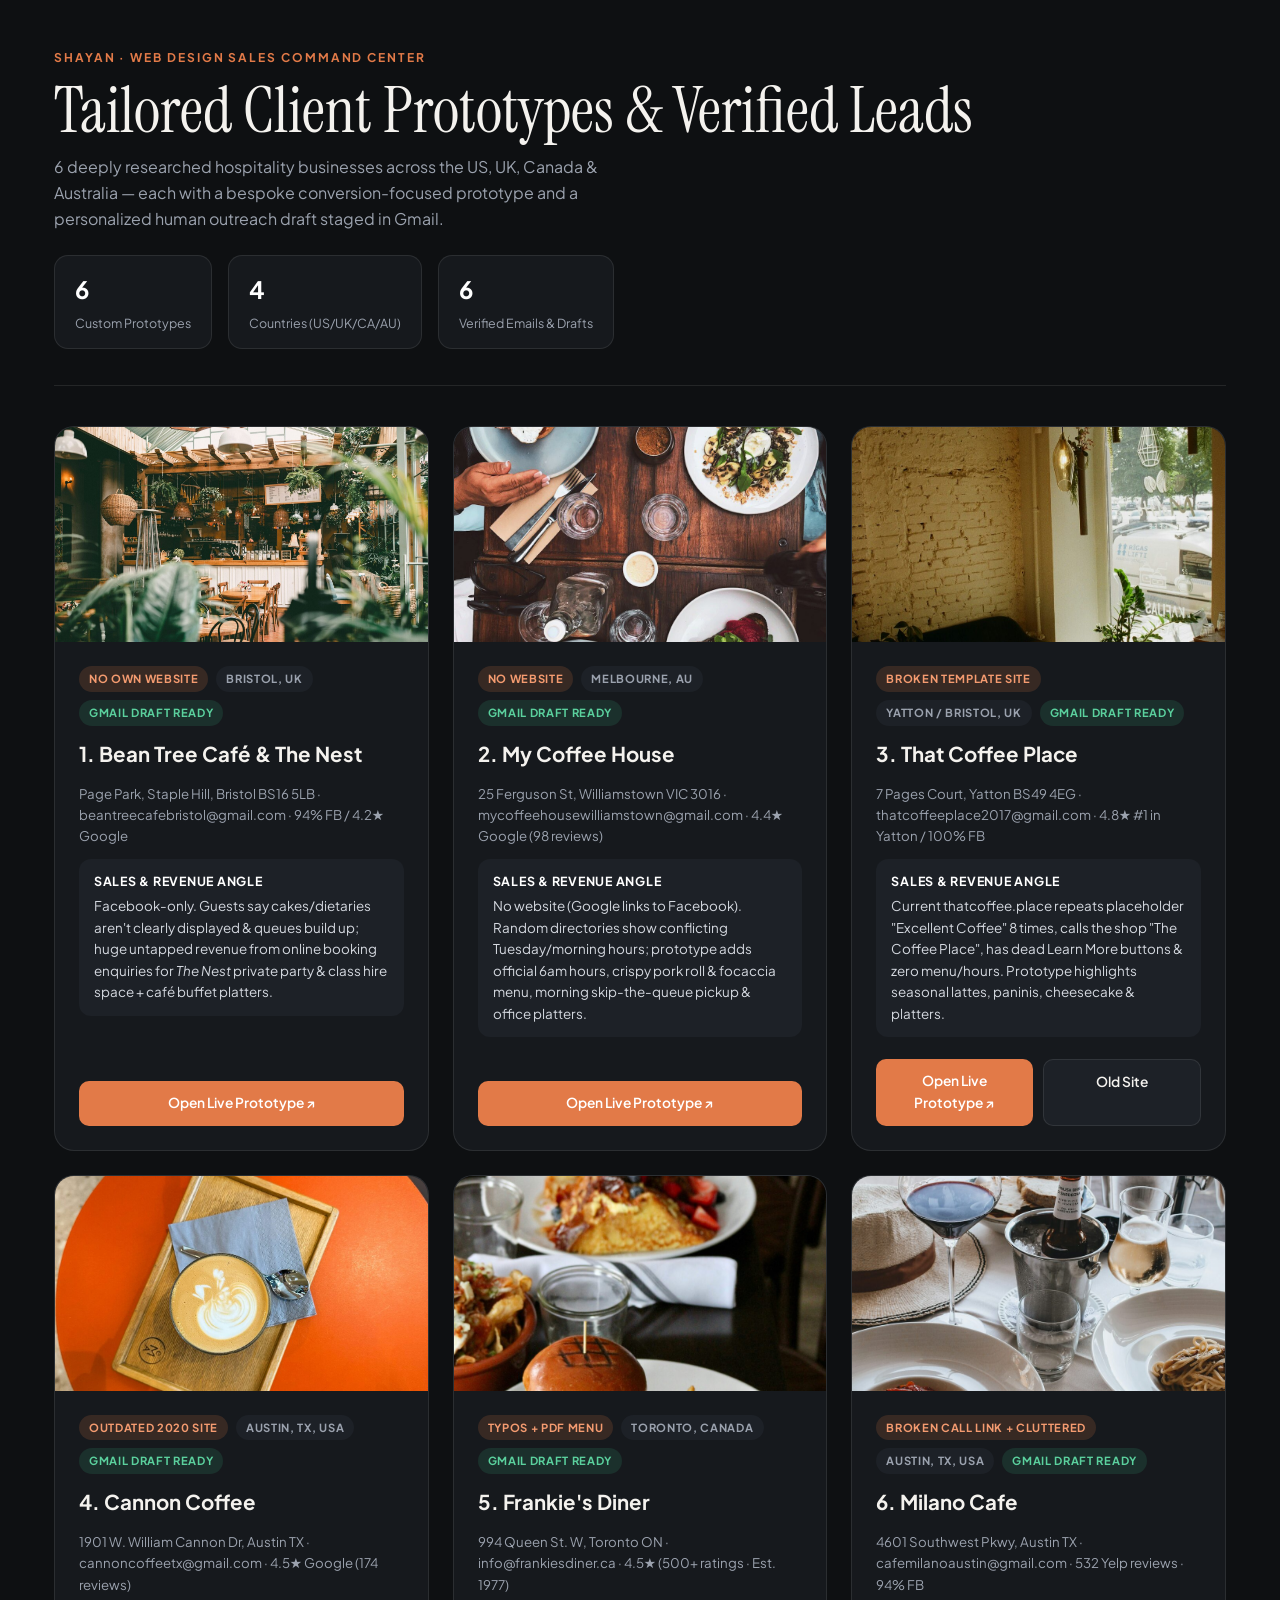
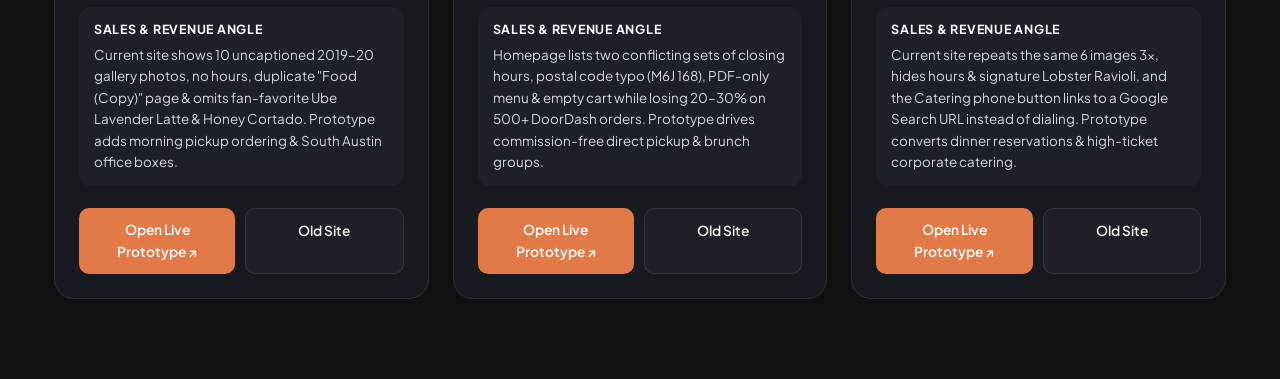
<file: index.html>
<!DOCTYPE html>
<html lang="en">
<head>
  <meta charset="UTF-8" />
  <meta name="viewport" content="width=device-width, initial-scale=1.0" />
  <title>Shayan Web Studio — Hospitality Website Outreach &amp; Client Prototypes</title>
  <link rel="preconnect" href="https://fonts.googleapis.com" />
  <link rel="preconnect" href="https://fonts.gstatic.com" crossorigin />
  <link href="https://fonts.googleapis.com/css2?family=Instrument+Serif:ital@0;1&family=Plus+Jakarta+Sans:wght@400;500;600;700&display=swap" rel="stylesheet" />
  <style>
    :root {
      --bg: #0E1012;
      --card: #16191D;
      --card-2: #1D2127;
      --text: #F4F2EE;
      --muted: #9BA2AE;
      --accent: #E27A48;
      --green: #38B27E;
      --border: rgba(255,255,255,0.09);
    }
    * { box-sizing: border-box; margin: 0; padding: 0; }
    body {
      font-family: 'Plus Jakarta Sans', -apple-system, sans-serif;
      background: var(--bg);
      color: var(--text);
      line-height: 1.6;
      -webkit-font-smoothing: antialiased;
    }
    .wrap { max-width: 1220px; margin: 0 auto; padding: 48px 24px 80px; }
    .top {
      display: flex;
      justify-content: space-between;
      align-items: flex-end;
      gap: 24px;
      flex-wrap: wrap;
      padding-bottom: 36px;
      border-bottom: 1px solid var(--border);
      margin-bottom: 40px;
    }
    .eyebrow { font-size: 0.75rem; text-transform: uppercase; letter-spacing: 0.16em; color: var(--accent); font-weight: 700; margin-bottom: 10px; }
    h1 { font-family: 'Instrument Serif', Georgia, serif; font-size: clamp(2.6rem, 5vw, 4rem); font-weight: 400; line-height: 1.05; }
    .kpi-row { display: flex; gap: 16px; flex-wrap: wrap; }
    .kpi { background: var(--card); border: 1px solid var(--border); border-radius: 14px; padding: 14px 20px; min-width: 135px; }
    .kpi strong { display: block; font-size: 1.5rem; color: #fff; }
    .kpi span { font-size: 0.78rem; color: var(--muted); }

    .grid { display: grid; grid-template-columns: repeat(auto-fill, minmax(360px, 1fr)); gap: 24px; }
    .lead {
      background: var(--card);
      border: 1px solid var(--border);
      border-radius: 20px;
      overflow: hidden;
      display: flex;
      flex-direction: column;
    }
    .lead img { width: 100%; height: 215px; object-fit: cover; }
    .lead-body { padding: 24px; display: flex; flex-direction: column; gap: 12px; flex: 1; }
    .badges { display: flex; gap: 8px; flex-wrap: wrap; }
    .b { font-size: 0.7rem; font-weight: 700; text-transform: uppercase; letter-spacing: 0.06em; padding: 4px 10px; border-radius: 999px; background: var(--card-2); color: var(--muted); }
    .b.hot { background: rgba(226, 122, 72, 0.16); color: #F49B70; }
    .b.ready { background: rgba(56, 178, 126, 0.15); color: #5BD19E; }
    .lead h2 { font-size: 1.28rem; font-weight: 700; }
    .meta { font-size: 0.83rem; color: var(--muted); }
    .audit { background: var(--card-2); border-radius: 12px; padding: 13px 15px; font-size: 0.84rem; color: #D4D8DF; }
    .audit strong { color: #fff; display: block; margin-bottom: 4px; font-size: 0.78rem; text-transform: uppercase; letter-spacing: 0.06em; }
    .actions { margin-top: auto; padding-top: 10px; display: flex; gap: 10px; }
    .btn {
      flex: 1;
      text-align: center;
      padding: 11px 16px;
      border-radius: 10px;
      font-size: 0.86rem;
      font-weight: 600;
      text-decoration: none;
      transition: opacity 0.2s;
    }
    .btn:hover { opacity: 0.88; }
    .btn-main { background: var(--accent); color: #fff; }
    .btn-sec { background: var(--card-2); color: var(--text); border: 1px solid var(--border); }
  </style>
</head>
<body>
  <div class="wrap">
    <div class="top">
      <div>
        <p class="eyebrow">Shayan · Web Design Sales Command Center</p>
        <h1>Tailored Client Prototypes &amp; Verified Leads</h1>
        <p style="color:var(--muted);max-width:580px;margin-top:10px;">6 deeply researched hospitality businesses across the US, UK, Canada &amp; Australia — each with a bespoke conversion-focused prototype and a personalized human outreach draft staged in Gmail.</p>
      </div>
      <div class="kpi-row">
        <div class="kpi"><strong>6</strong><span>Custom Prototypes</span></div>
        <div class="kpi"><strong>4</strong><span>Countries (US/UK/CA/AU)</span></div>
        <div class="kpi"><strong>6</strong><span>Verified Emails &amp; Drafts</span></div>
      </div>
    </div>

    <div class="grid">
      <article class="lead">
        <img src="/assets/bean-tree-1.jpg" alt="Bean Tree Cafe Bristol" />
        <div class="lead-body">
          <div class="badges"><span class="b hot">No Own Website</span><span class="b">Bristol, UK</span><span class="b ready">Gmail Draft Ready</span></div>
          <h2>1. Bean Tree Café &amp; The Nest</h2>
          <p class="meta">Page Park, Staple Hill, Bristol BS16 5LB · beantreecafebristol@gmail.com · 94% FB / 4.2★ Google</p>
          <div class="audit">
            <strong>Sales &amp; Revenue Angle</strong>
            Facebook-only. Guests say cakes/dietaries aren't clearly displayed &amp; queues build up; huge untapped revenue from online booking enquiries for <em>The Nest</em> private party &amp; class hire space + café buffet platters.
          </div>
          <div class="actions">
            <a class="btn btn-main" href="./bean-tree-cafe/" target="_blank">Open Live Prototype ↗</a>
          </div>
        </div>
      </article>

      <article class="lead">
        <img src="/assets/my-coffee-house-1.jpg" alt="My Coffee House Williamstown" />
        <div class="lead-body">
          <div class="badges"><span class="b hot">No Website</span><span class="b">Melbourne, AU</span><span class="b ready">Gmail Draft Ready</span></div>
          <h2>2. My Coffee House</h2>
          <p class="meta">25 Ferguson St, Williamstown VIC 3016 · mycoffeehousewilliamstown@gmail.com · 4.4★ Google (98 reviews)</p>
          <div class="audit">
            <strong>Sales &amp; Revenue Angle</strong>
            No website (Google links to Facebook). Random directories show conflicting Tuesday/morning hours; prototype adds official 6am hours, crispy pork roll &amp; focaccia menu, morning skip-the-queue pickup &amp; office platters.
          </div>
          <div class="actions">
            <a class="btn btn-main" href="./my-coffee-house/" target="_blank">Open Live Prototype ↗</a>
          </div>
        </div>
      </article>

      <article class="lead">
        <img src="/assets/that-coffee-place-2.jpg" alt="That Coffee Place Yatton" />
        <div class="lead-body">
          <div class="badges"><span class="b hot">Broken Template Site</span><span class="b">Yatton / Bristol, UK</span><span class="b ready">Gmail Draft Ready</span></div>
          <h2>3. That Coffee Place</h2>
          <p class="meta">7 Pages Court, Yatton BS49 4EG · thatcoffeeplace2017@gmail.com · 4.8★ #1 in Yatton / 100% FB</p>
          <div class="audit">
            <strong>Sales &amp; Revenue Angle</strong>
            Current thatcoffee.place repeats placeholder "Excellent Coffee" 8 times, calls the shop "The Coffee Place", has dead Learn More buttons &amp; zero menu/hours. Prototype highlights seasonal lattes, paninis, cheesecake &amp; platters.
          </div>
          <div class="actions">
            <a class="btn btn-main" href="./that-coffee-place/" target="_blank">Open Live Prototype ↗</a>
            <a class="btn btn-sec" href="https://thatcoffee.place/" target="_blank" rel="noopener">Old Site</a>
          </div>
        </div>
      </article>

      <article class="lead">
        <img src="/assets/cannon-coffee-2.jpg" alt="Cannon Coffee Austin" />
        <div class="lead-body">
          <div class="badges"><span class="b hot">Outdated 2020 Site</span><span class="b">Austin, TX, USA</span><span class="b ready">Gmail Draft Ready</span></div>
          <h2>4. Cannon Coffee</h2>
          <p class="meta">1901 W. William Cannon Dr, Austin TX · cannoncoffeetx@gmail.com · 4.5★ Google (174 reviews)</p>
          <div class="audit">
            <strong>Sales &amp; Revenue Angle</strong>
            Current site shows 10 uncaptioned 2019–20 gallery photos, no hours, duplicate "Food (Copy)" page &amp; omits fan-favorite Ube Lavender Latte &amp; Honey Cortado. Prototype adds morning pickup ordering &amp; South Austin office boxes.
          </div>
          <div class="actions">
            <a class="btn btn-main" href="./cannon-coffee/" target="_blank">Open Live Prototype ↗</a>
            <a class="btn btn-sec" href="https://www.cannoncoffeetx.com/" target="_blank" rel="noopener">Old Site</a>
          </div>
        </div>
      </article>

      <article class="lead">
        <img src="/assets/frankies-diner-1.jpg" alt="Frankie's Diner Toronto" />
        <div class="lead-body">
          <div class="badges"><span class="b hot">Typos + PDF Menu</span><span class="b">Toronto, Canada</span><span class="b ready">Gmail Draft Ready</span></div>
          <h2>5. Frankie's Diner</h2>
          <p class="meta">994 Queen St. W, Toronto ON · info@frankiesdiner.ca · 4.5★ (500+ ratings · Est. 1977)</p>
          <div class="audit">
            <strong>Sales &amp; Revenue Angle</strong>
            Homepage lists two conflicting sets of closing hours, postal code typo (M6J 168), PDF-only menu &amp; empty cart while losing 20–30% on 500+ DoorDash orders. Prototype drives commission-free direct pickup &amp; brunch groups.
          </div>
          <div class="actions">
            <a class="btn btn-main" href="./frankies-diner/" target="_blank">Open Live Prototype ↗</a>
            <a class="btn btn-sec" href="https://www.frankiesdiner.ca/" target="_blank" rel="noopener">Old Site</a>
          </div>
        </div>
      </article>

      <article class="lead">
        <img src="/assets/milano-cafe-1.jpg" alt="Milano Cafe Austin" />
        <div class="lead-body">
          <div class="badges"><span class="b hot">Broken Call Link + Cluttered</span><span class="b">Austin, TX, USA</span><span class="b ready">Gmail Draft Ready</span></div>
          <h2>6. Milano Cafe</h2>
          <p class="meta">4601 Southwest Pkwy, Austin TX · cafemilanoaustin@gmail.com · 532 Yelp reviews · 94% FB</p>
          <div class="audit">
            <strong>Sales &amp; Revenue Angle</strong>
            Current site repeats the same 6 images 3x, hides hours &amp; signature Lobster Ravioli, and the Catering phone button links to a Google Search URL instead of dialing. Prototype converts dinner reservations &amp; high-ticket corporate catering.
          </div>
          <div class="actions">
            <a class="btn btn-main" href="./milano-cafe/" target="_blank">Open Live Prototype ↗</a>
            <a class="btn btn-sec" href="https://www.milanoaustin.com/" target="_blank" rel="noopener">Old Site</a>
          </div>
        </div>
      </article>
    </div>
  </div>
</body>
</html>
</file>
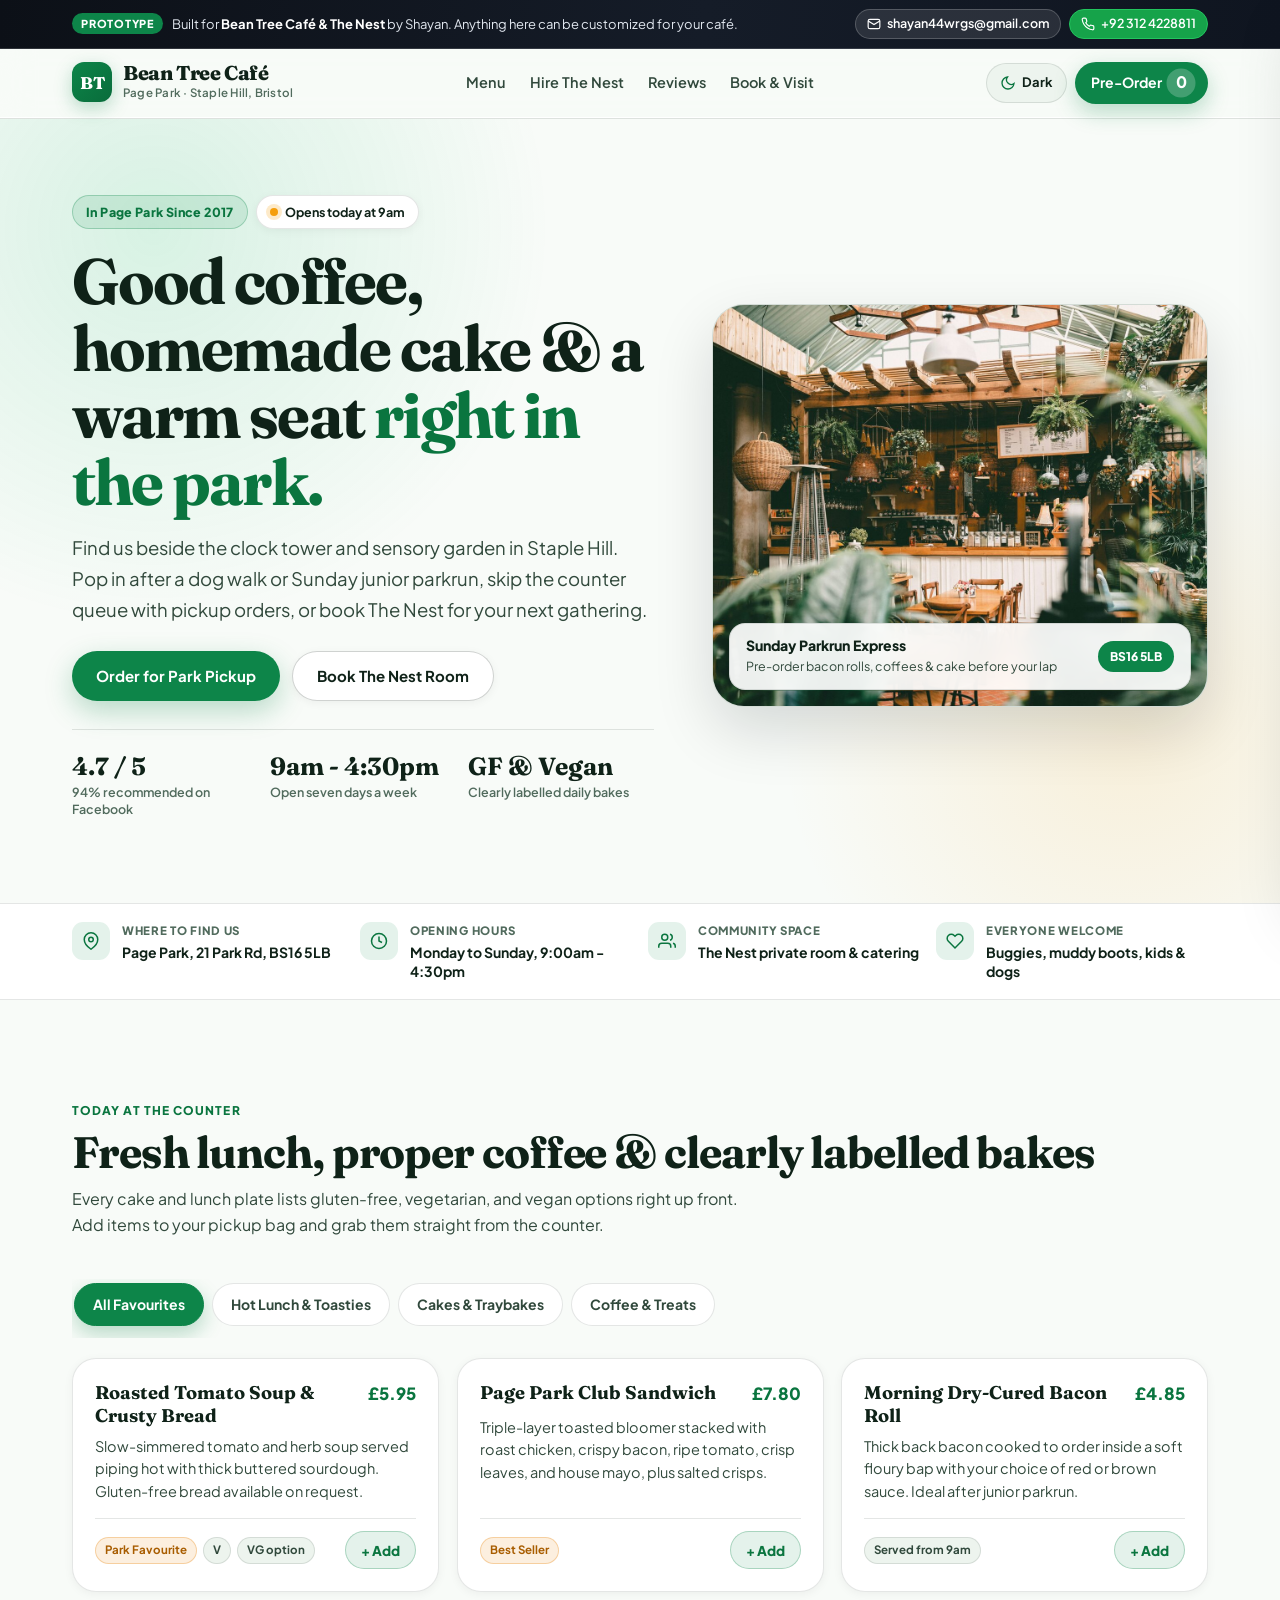
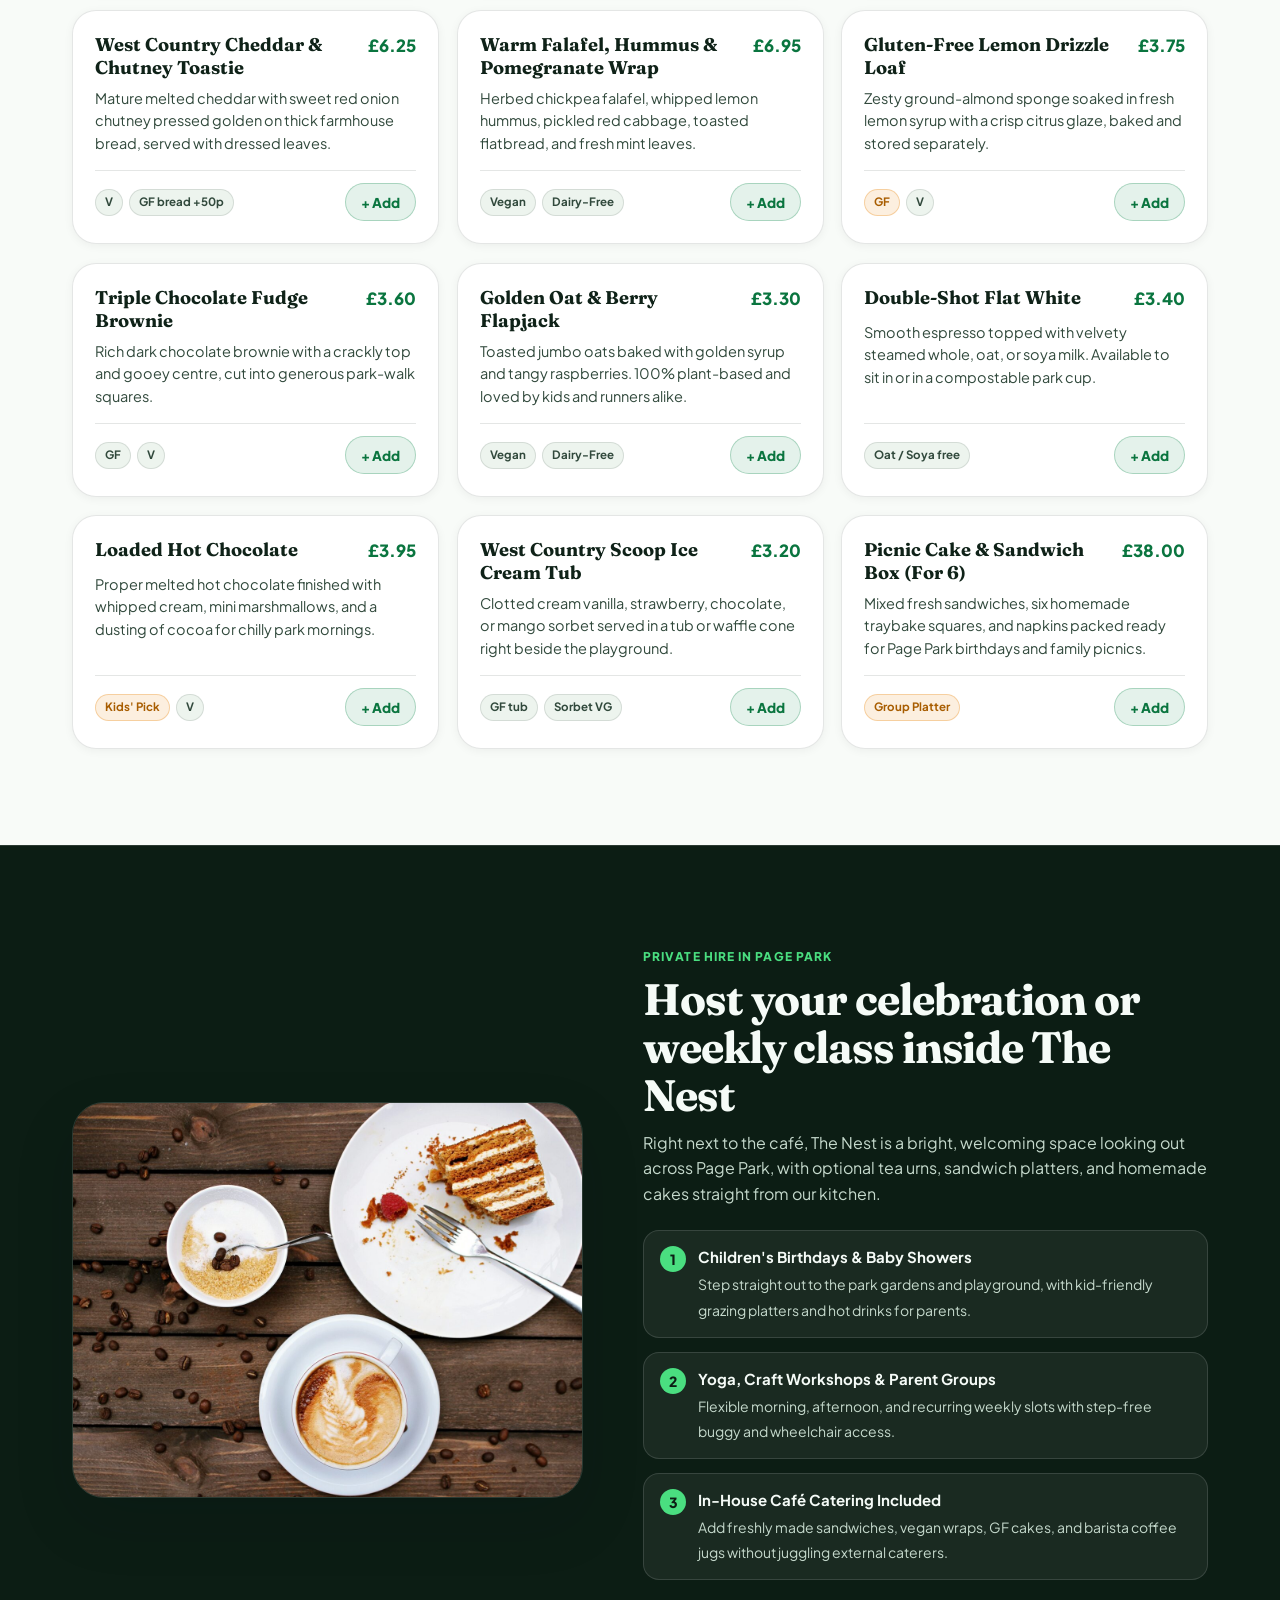
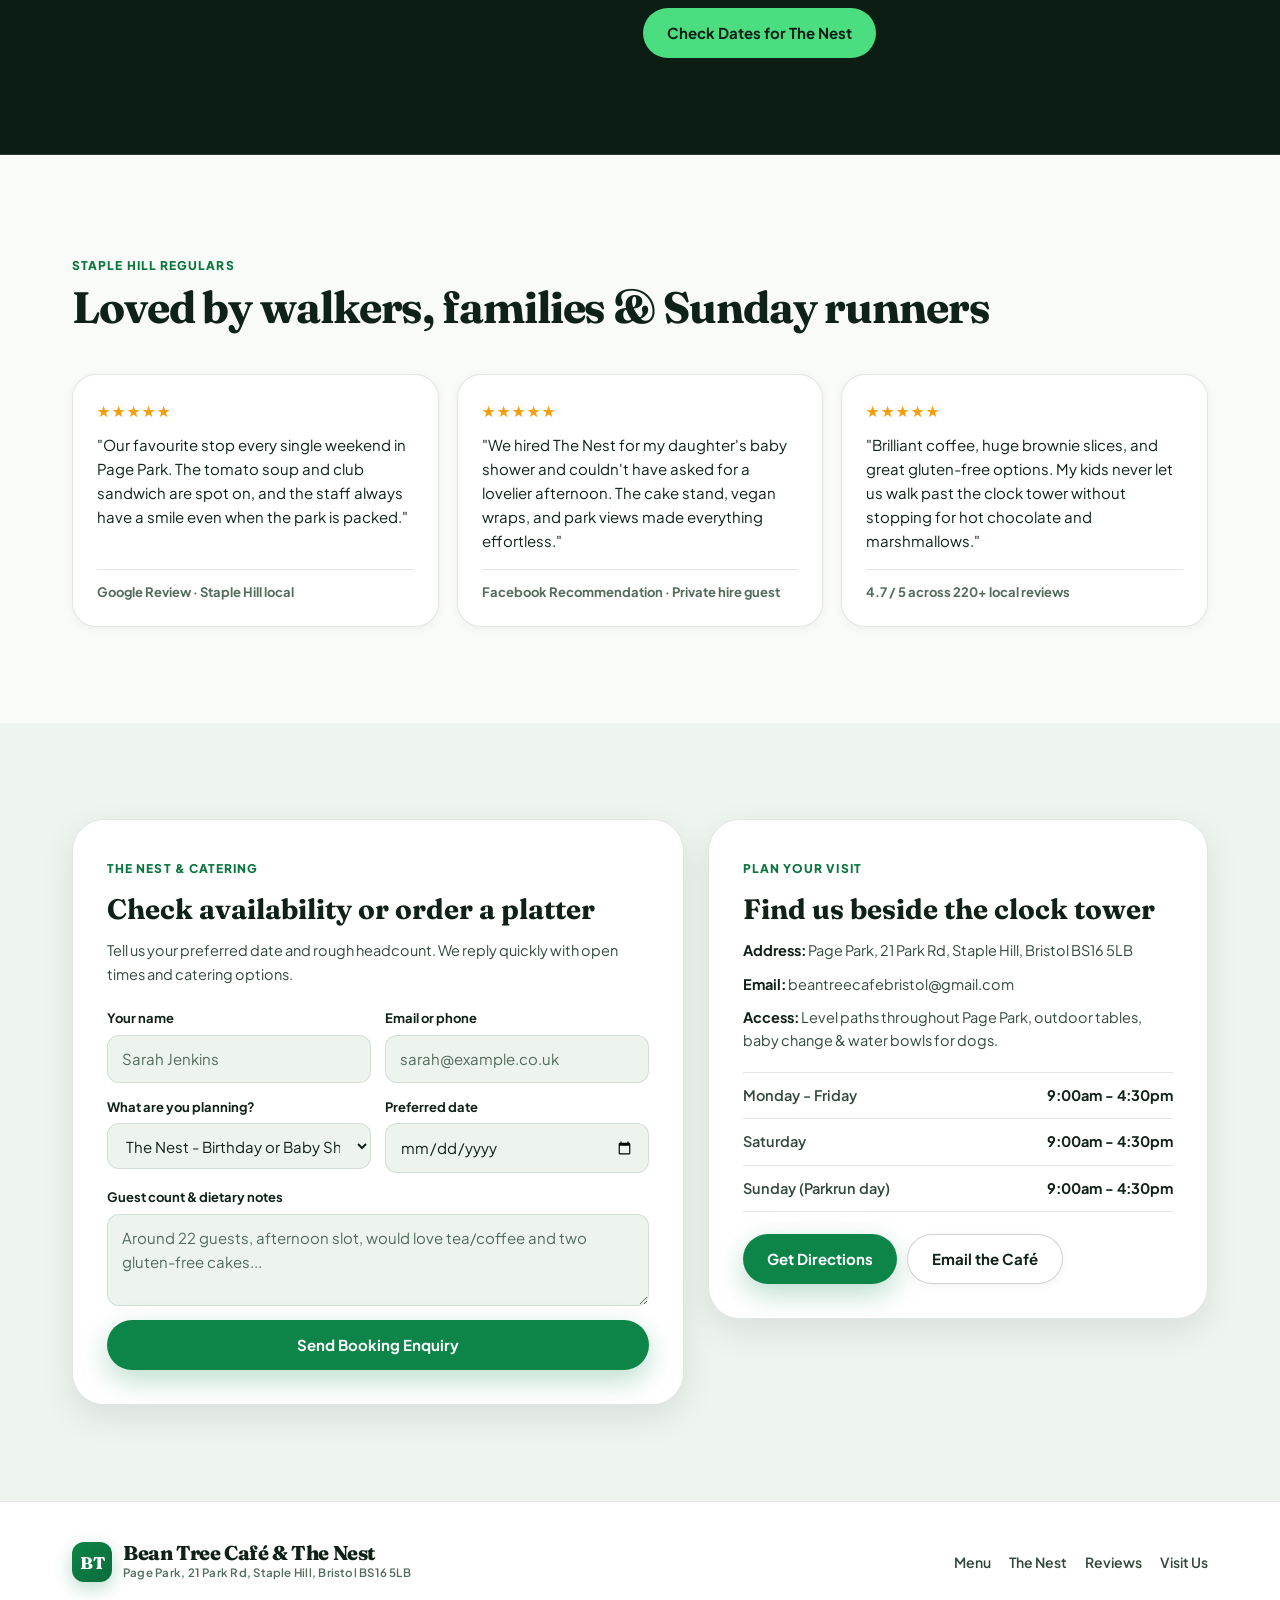
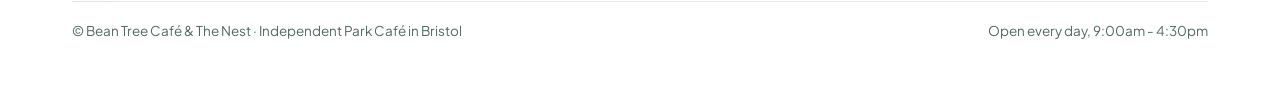
<file: bean-tree-cafe/index.html>
<!DOCTYPE html>
<html lang="en-GB" data-theme="light">
<head>
  <meta charset="UTF-8">
  <meta name="viewport" content="width=device-width, initial-scale=1.0">
  <title>Bean Tree Café &amp; The Nest | Page Park, Staple Hill, Bristol</title>
  <meta name="description" content="Independent park café and community room in Page Park, Staple Hill. Fresh coffee, homemade cakes with clear gluten-free and vegan labels, hot lunches, pre-order pickup, and private hire at The Nest.">
  <link rel="preconnect" href="https://fonts.googleapis.com">
  <link rel="preconnect" href="https://fonts.gstatic.com" crossorigin>
  <link href="https://fonts.googleapis.com/css2?family=Fraunces:opsz,wght@9..144,600;9..144,700;9..144,800&family=Plus+Jakarta+Sans:wght@400;500;600;700;800&display=swap" rel="stylesheet">
  <link rel="stylesheet" href="../assets/studio-core.css">
  <style>
    :root, [data-theme="light"] {
      --font-display: 'Fraunces', Georgia, serif;
      --font-body: 'Plus Jakarta Sans', system-ui, sans-serif;
      --bg: #f8fbf8;
      --bg-alt: #eef5ef;
      --surface: #ffffff;
      --surface-2: #edf4ee;
      --header-bg: rgba(248, 251, 248, 0.88);
      --float-bg: rgba(255, 255, 255, 0.92);
      --text: #0f2218;
      --text-2: #31493c;
      --text-3: #516b5d;
      --border: rgba(15, 34, 24, 0.11);
      --border-strong: rgba(15, 34, 24, 0.2);
      --accent: #0d8549;
      --accent-strong: #096c3b;
      --accent-text: #0a753f;
      --accent-soft: rgba(13, 133, 73, 0.11);
      --accent-border: rgba(13, 133, 73, 0.28);
      --accent-glow: rgba(13, 133, 73, 0.28);
      --on-accent: #ffffff;
      --accent-2: #e6860b;
      --accent-2-soft: rgba(230, 134, 11, 0.13);
      --accent-2-text: #a85d00;
      --accent-2-border: rgba(230, 134, 11, 0.3);
      --hero-orb-1: rgba(16, 185, 102, 0.14);
      --hero-orb-2: rgba(245, 158, 11, 0.13);
      --contrast-bg: #0c1d14;
      --contrast-surface: rgba(255, 255, 255, 0.06);
      --contrast-text: #f5fbf7;
      --contrast-text-2: #c5d9cc;
      --contrast-border: rgba(255, 255, 255, 0.13);
      --contrast-accent: #4ade80;
      --hero-ratio: 4 / 3.25;
      --feature-ratio: 4 / 3.1;
    }
    [data-theme="dark"] {
      --bg: #08120d;
      --bg-alt: #0d1b14;
      --surface: #12231a;
      --surface-2: #193024;
      --header-bg: rgba(8, 18, 13, 0.88);
      --float-bg: rgba(18, 35, 26, 0.92);
      --text: #f3faf5;
      --text-2: #c4d8cb;
      --text-3: #8fb09c;
      --border: rgba(255, 255, 255, 0.11);
      --border-strong: rgba(255, 255, 255, 0.22);
      --accent: #12854a;
      --accent-strong: #0e6b3c;
      --accent-text: #4ade80;
      --accent-soft: rgba(74, 222, 128, 0.13);
      --accent-border: rgba(74, 222, 128, 0.3);
      --accent-glow: rgba(22, 163, 90, 0.35);
      --on-accent: #ffffff;
      --accent-2: #fbbf24;
      --accent-2-soft: rgba(251, 191, 36, 0.15);
      --accent-2-text: #fcd34d;
      --accent-2-border: rgba(251, 191, 36, 0.32);
      --hero-orb-1: rgba(34, 197, 94, 0.18);
      --hero-orb-2: rgba(251, 191, 36, 0.12);
      --contrast-bg: #f7fbf8;
      --contrast-surface: #ffffff;
      --contrast-text: #0f2218;
      --contrast-text-2: #31493c;
      --contrast-border: rgba(15, 34, 24, 0.12);
      --contrast-accent: #0a753f;
    }
  </style>
</head>
<body>
  <div class="proto-bar" role="region" aria-label="Prototype notice">
    <div class="proto-inner">
      <div class="proto-msg">
        <span class="proto-badge">Prototype</span>
        <span>Built for <strong>Bean Tree Café &amp; The Nest</strong> by Shayan. Anything here can be customized for your café.</span>
      </div>
      <div class="proto-contacts">
        <a class="proto-chip" href="mailto:shayan44wrgs@gmail.com?subject=Bean%20Tree%20Cafe%20Website">
          <svg viewBox="0 0 24 24" fill="none" stroke="currentColor" stroke-width="2"><rect x="2" y="4" width="20" height="16" rx="3"/><path d="m22 7-10 6L2 7"/></svg>
          shayan44wrgs@gmail.com
        </a>
        <a class="proto-chip proto-chip--wa" href="https://wa.me/923124228811?text=Hi%20Shayan%2C%20I%20checked%20out%20the%20Bean%20Tree%20Cafe%20website%20prototype" target="_blank" rel="noopener">
          <svg viewBox="0 0 24 24" fill="none" stroke="currentColor" stroke-width="2"><path d="M22 16.92v3a2 2 0 0 1-2.18 2 19.8 19.8 0 0 1-8.63-3.07 19.5 19.5 0 0 1-6-6A19.8 19.8 0 0 1 2.12 4.18 2 2 0 0 1 4.11 2h3a2 2 0 0 1 2 1.72c.13.96.36 1.9.7 2.81a2 2 0 0 1-.45 2.11L8.09 9.91a16 16 0 0 0 6 6l1.27-1.27a2 2 0 0 1 2.11-.45c.91.34 1.85.57 2.81.7A2 2 0 0 1 22 16.92z"/></svg>
          +92 312 4228811
        </a>
      </div>
    </div>
  </div>

  <header class="site-header">
    <div class="container nav-row">
      <a href="#top" class="brand">
        <span class="brand-mark">BT</span>
        <span class="brand-text">
          <span class="brand-name">Bean Tree Café</span>
          <span class="brand-sub">Page Park · Staple Hill, Bristol</span>
        </span>
      </a>
      <nav class="nav-links" aria-label="Main navigation">
        <a href="#menu">Menu</a>
        <a href="#the-nest">Hire The Nest</a>
        <a href="#reviews">Reviews</a>
        <a href="#book">Book &amp; Visit</a>
      </nav>
      <div class="nav-actions">
        <button type="button" class="theme-btn" data-theme-toggle aria-label="Switch theme">
          <svg class="icon-moon" viewBox="0 0 24 24" fill="none" stroke="currentColor" stroke-width="2"><path d="M21 12.79A9 9 0 1 1 11.21 3a7 7 0 0 0 9.79 9.79z"/></svg>
          <svg class="icon-sun" viewBox="0 0 24 24" fill="none" stroke="currentColor" stroke-width="2"><circle cx="12" cy="12" r="4"/><path d="M12 2v2m0 16v2M4.93 4.93l1.41 1.41m11.32 11.32 1.41 1.41M2 12h2m16 0h2M4.93 19.07l1.41-1.41m11.32-11.32 1.41-1.41"/></svg>
          <span class="theme-label">Dark</span>
        </button>
        <button type="button" class="bag-btn" data-open-bag>
          <span class="bag-label">Pre-Order</span>
          <span class="bag-count" data-bag-count>0</span>
        </button>
        <button type="button" class="burger-btn" data-burger aria-expanded="false" aria-controls="mobileNav" aria-label="Open menu">
          <span></span><span></span><span></span>
        </button>
      </div>
    </div>
    <div class="mobile-nav" id="mobileNav">
      <div class="mobile-nav-inner">
        <div class="mobile-nav-list">
          <a href="#menu">Café Menu &amp; Bakes</a>
          <a href="#the-nest">Hire The Nest Room</a>
          <a href="#reviews">Local Reviews</a>
          <a href="#book">Enquire &amp; Opening Hours</a>
        </div>
      </div>
    </div>
    <div class="scroll-progress" aria-hidden="true"></div>
  </header>

  <main id="top">
    <section class="hero">
      <div class="container hero-grid">
        <div data-reveal>
          <div class="hero-pills">
            <span class="eyebrow-pill">In Page Park Since 2017</span>
            <span class="status-pill" id="liveStatus">
              <span class="status-dot"></span>
              <span id="liveStatusText">Open daily 9am to 4:30pm</span>
            </span>
          </div>
          <h1>Good coffee, homemade cake &amp; a warm seat <span class="accent-word">right in the park.</span></h1>
          <p class="hero-lead">Find us beside the clock tower and sensory garden in Staple Hill. Pop in after a dog walk or Sunday junior parkrun, skip the counter queue with pickup orders, or book The Nest for your next gathering.</p>
          <div class="hero-ctas">
            <a href="#menu" class="btn btn-primary">Order for Park Pickup</a>
            <a href="#book" class="btn btn-secondary">Book The Nest Room</a>
          </div>
          <div class="hero-stats">
            <div class="stat-item">
              <strong>4.7 / 5</strong>
              <span>94% recommended on Facebook</span>
            </div>
            <div class="stat-item">
              <strong>9am - 4:30pm</strong>
              <span>Open seven days a week</span>
            </div>
            <div class="stat-item">
              <strong>GF &amp; Vegan</strong>
              <span>Clearly labelled daily bakes</span>
            </div>
          </div>
        </div>
        <div class="hero-media" data-reveal>
          <div class="hero-photo-wrap">
            <img src="../assets/bean-tree-1.jpg" alt="Sunlit greenery-filled café interior with warm wooden tables and coffee counter" width="1440" height="960" fetchpriority="high">
            <div class="hero-float">
              <div>
                <div class="hero-float-title">Sunday Parkrun Express</div>
                <div class="hero-float-sub">Pre-order bacon rolls, coffees &amp; cake before your lap</div>
              </div>
              <span class="hero-float-tag">BS16 5LB</span>
            </div>
          </div>
        </div>
      </div>
    </section>

    <section class="quick-strip" aria-label="Key café details">
      <div class="container quick-grid">
        <div class="quick-item">
          <div class="quick-icon"><svg viewBox="0 0 24 24" fill="none" stroke="currentColor" stroke-width="2"><path d="M21 10c0 7-9 13-9 13s-9-6-9-13a9 9 0 0 1 18 0z"/><circle cx="12" cy="10" r="3"/></svg></div>
          <div>
            <div class="quick-label">Where to find us</div>
            <div class="quick-val">Page Park, 21 Park Rd, BS16 5LB</div>
          </div>
        </div>
        <div class="quick-item">
          <div class="quick-icon"><svg viewBox="0 0 24 24" fill="none" stroke="currentColor" stroke-width="2"><circle cx="12" cy="12" r="10"/><path d="M12 6v6l4 2"/></svg></div>
          <div>
            <div class="quick-label">Opening hours</div>
            <div class="quick-val">Monday to Sunday, 9:00am - 4:30pm</div>
          </div>
        </div>
        <div class="quick-item">
          <div class="quick-icon"><svg viewBox="0 0 24 24" fill="none" stroke="currentColor" stroke-width="2"><path d="M17 21v-2a4 4 0 0 0-4-4H5a4 4 0 0 0-4 4v2"/><circle cx="9" cy="7" r="4"/><path d="M23 21v-2a4 4 0 0 0-3-3.87"/><path d="M16 3.13a4 4 0 0 1 0 7.75"/></svg></div>
          <div>
            <div class="quick-label">Community space</div>
            <div class="quick-val"><a href="#the-nest">The Nest private room &amp; catering</a></div>
          </div>
        </div>
        <div class="quick-item">
          <div class="quick-icon"><svg viewBox="0 0 24 24" fill="none" stroke="currentColor" stroke-width="2"><path d="M20.84 4.61a5.5 5.5 0 0 0-7.78 0L12 5.67l-1.06-1.06a5.5 5.5 0 0 0-7.78 7.78L12 21.23l8.84-8.84a5.5 5.5 0 0 0 0-7.78z"/></svg></div>
          <div>
            <div class="quick-label">Everyone welcome</div>
            <div class="quick-val">Buggies, muddy boots, kids &amp; dogs</div>
          </div>
        </div>
      </div>
    </section>

    <section class="section" id="menu">
      <div class="container">
        <div class="section-head" data-reveal>
          <div>
            <span class="section-kicker">Today at the Counter</span>
            <h2 class="section-title">Fresh lunch, proper coffee &amp; clearly labelled bakes</h2>
            <p class="section-desc">Every cake and lunch plate lists gluten-free, vegetarian, and vegan options right up front. Add items to your pickup bag and grab them straight from the counter.</p>
          </div>
        </div>

        <div class="filter-bar" role="tablist" aria-label="Menu categories">
          <button type="button" class="filter-tab active" data-filter="all" role="tab" aria-selected="true">All Favourites</button>
          <button type="button" class="filter-tab" data-filter="lunch" role="tab" aria-selected="false">Hot Lunch &amp; Toasties</button>
          <button type="button" class="filter-tab" data-filter="cakes" role="tab" aria-selected="false">Cakes &amp; Traybakes</button>
          <button type="button" class="filter-tab" data-filter="drinks" role="tab" aria-selected="false">Coffee &amp; Treats</button>
        </div>

        <div class="menu-grid">
          <article class="menu-card" data-cat="lunch">
            <div>
              <div class="menu-top">
                <h3 class="menu-name">Roasted Tomato Soup &amp; Crusty Bread</h3>
                <span class="menu-price">£5.95</span>
              </div>
              <p class="menu-desc">Slow-simmered tomato and herb soup served piping hot with thick buttered sourdough. Gluten-free bread available on request.</p>
            </div>
            <div class="menu-foot">
              <div class="menu-tags"><span class="tag tag-hot">Park Favourite</span><span class="tag">V</span><span class="tag">VG option</span></div>
              <div data-slot="bt1" data-name="Roasted Tomato Soup" data-price="5.95"><button type="button" class="add-btn" data-add="bt1" data-name="Roasted Tomato Soup" data-price="5.95">+ Add</button></div>
            </div>
          </article>

          <article class="menu-card" data-cat="lunch">
            <div>
              <div class="menu-top">
                <h3 class="menu-name">Page Park Club Sandwich</h3>
                <span class="menu-price">£7.80</span>
              </div>
              <p class="menu-desc">Triple-layer toasted bloomer stacked with roast chicken, crispy bacon, ripe tomato, crisp leaves, and house mayo, plus salted crisps.</p>
            </div>
            <div class="menu-foot">
              <div class="menu-tags"><span class="tag tag-hot">Best Seller</span></div>
              <div data-slot="bt2" data-name="Page Park Club Sandwich" data-price="7.80"><button type="button" class="add-btn" data-add="bt2" data-name="Page Park Club Sandwich" data-price="7.80">+ Add</button></div>
            </div>
          </article>

          <article class="menu-card" data-cat="lunch">
            <div>
              <div class="menu-top">
                <h3 class="menu-name">Morning Dry-Cured Bacon Roll</h3>
                <span class="menu-price">£4.85</span>
              </div>
              <p class="menu-desc">Thick back bacon cooked to order inside a soft floury bap with your choice of red or brown sauce. Ideal after junior parkrun.</p>
            </div>
            <div class="menu-foot">
              <div class="menu-tags"><span class="tag">Served from 9am</span></div>
              <div data-slot="bt3" data-name="Morning Bacon Roll" data-price="4.85"><button type="button" class="add-btn" data-add="bt3" data-name="Morning Bacon Roll" data-price="4.85">+ Add</button></div>
            </div>
          </article>

          <article class="menu-card" data-cat="lunch">
            <div>
              <div class="menu-top">
                <h3 class="menu-name">West Country Cheddar &amp; Chutney Toastie</h3>
                <span class="menu-price">£6.25</span>
              </div>
              <p class="menu-desc">Mature melted cheddar with sweet red onion chutney pressed golden on thick farmhouse bread, served with dressed leaves.</p>
            </div>
            <div class="menu-foot">
              <div class="menu-tags"><span class="tag">V</span><span class="tag">GF bread +50p</span></div>
              <div data-slot="bt4" data-name="Cheddar & Chutney Toastie" data-price="6.25"><button type="button" class="add-btn" data-add="bt4" data-name="Cheddar & Chutney Toastie" data-price="6.25">+ Add</button></div>
            </div>
          </article>

          <article class="menu-card" data-cat="lunch">
            <div>
              <div class="menu-top">
                <h3 class="menu-name">Warm Falafel, Hummus &amp; Pomegranate Wrap</h3>
                <span class="menu-price">£6.95</span>
              </div>
              <p class="menu-desc">Herbed chickpea falafel, whipped lemon hummus, pickled red cabbage, toasted flatbread, and fresh mint leaves.</p>
            </div>
            <div class="menu-foot">
              <div class="menu-tags"><span class="tag">Vegan</span><span class="tag">Dairy-Free</span></div>
              <div data-slot="bt5" data-name="Falafel & Hummus Wrap" data-price="6.95"><button type="button" class="add-btn" data-add="bt5" data-name="Falafel & Hummus Wrap" data-price="6.95">+ Add</button></div>
            </div>
          </article>

          <article class="menu-card" data-cat="cakes">
            <div>
              <div class="menu-top">
                <h3 class="menu-name">Gluten-Free Lemon Drizzle Loaf</h3>
                <span class="menu-price">£3.75</span>
              </div>
              <p class="menu-desc">Zesty ground-almond sponge soaked in fresh lemon syrup with a crisp citrus glaze, baked and stored separately.</p>
            </div>
            <div class="menu-foot">
              <div class="menu-tags"><span class="tag tag-hot">GF</span><span class="tag">V</span></div>
              <div data-slot="bt6" data-name="GF Lemon Drizzle Loaf" data-price="3.75"><button type="button" class="add-btn" data-add="bt6" data-name="GF Lemon Drizzle Loaf" data-price="3.75">+ Add</button></div>
            </div>
          </article>

          <article class="menu-card" data-cat="cakes">
            <div>
              <div class="menu-top">
                <h3 class="menu-name">Triple Chocolate Fudge Brownie</h3>
                <span class="menu-price">£3.60</span>
              </div>
              <p class="menu-desc">Rich dark chocolate brownie with a crackly top and gooey centre, cut into generous park-walk squares.</p>
            </div>
            <div class="menu-foot">
              <div class="menu-tags"><span class="tag">GF</span><span class="tag">V</span></div>
              <div data-slot="bt7" data-name="Chocolate Fudge Brownie" data-price="3.60"><button type="button" class="add-btn" data-add="bt7" data-name="Chocolate Fudge Brownie" data-price="3.60">+ Add</button></div>
            </div>
          </article>

          <article class="menu-card" data-cat="cakes">
            <div>
              <div class="menu-top">
                <h3 class="menu-name">Golden Oat &amp; Berry Flapjack</h3>
                <span class="menu-price">£3.30</span>
              </div>
              <p class="menu-desc">Toasted jumbo oats baked with golden syrup and tangy raspberries. 100% plant-based and loved by kids and runners alike.</p>
            </div>
            <div class="menu-foot">
              <div class="menu-tags"><span class="tag">Vegan</span><span class="tag">Dairy-Free</span></div>
              <div data-slot="bt8" data-name="Golden Oat Flapjack" data-price="3.30"><button type="button" class="add-btn" data-add="bt8" data-name="Golden Oat Flapjack" data-price="3.30">+ Add</button></div>
            </div>
          </article>

          <article class="menu-card" data-cat="drinks">
            <div>
              <div class="menu-top">
                <h3 class="menu-name">Double-Shot Flat White</h3>
                <span class="menu-price">£3.40</span>
              </div>
              <p class="menu-desc">Smooth espresso topped with velvety steamed whole, oat, or soya milk. Available to sit in or in a compostable park cup.</p>
            </div>
            <div class="menu-foot">
              <div class="menu-tags"><span class="tag">Oat / Soya free</span></div>
              <div data-slot="bt9" data-name="Double-Shot Flat White" data-price="3.40"><button type="button" class="add-btn" data-add="bt9" data-name="Double-Shot Flat White" data-price="3.40">+ Add</button></div>
            </div>
          </article>

          <article class="menu-card" data-cat="drinks">
            <div>
              <div class="menu-top">
                <h3 class="menu-name">Loaded Hot Chocolate</h3>
                <span class="menu-price">£3.95</span>
              </div>
              <p class="menu-desc">Proper melted hot chocolate finished with whipped cream, mini marshmallows, and a dusting of cocoa for chilly park mornings.</p>
            </div>
            <div class="menu-foot">
              <div class="menu-tags"><span class="tag tag-hot">Kids' Pick</span><span class="tag">V</span></div>
              <div data-slot="bt10" data-name="Loaded Hot Chocolate" data-price="3.95"><button type="button" class="add-btn" data-add="bt10" data-name="Loaded Hot Chocolate" data-price="3.95">+ Add</button></div>
            </div>
          </article>

          <article class="menu-card" data-cat="drinks">
            <div>
              <div class="menu-top">
                <h3 class="menu-name">West Country Scoop Ice Cream Tub</h3>
                <span class="menu-price">£3.20</span>
              </div>
              <p class="menu-desc">Clotted cream vanilla, strawberry, chocolate, or mango sorbet served in a tub or waffle cone right beside the playground.</p>
            </div>
            <div class="menu-foot">
              <div class="menu-tags"><span class="tag">GF tub</span><span class="tag">Sorbet VG</span></div>
              <div data-slot="bt11" data-name="West Country Ice Cream" data-price="3.20"><button type="button" class="add-btn" data-add="bt11" data-name="West Country Ice Cream" data-price="3.20">+ Add</button></div>
            </div>
          </article>

          <article class="menu-card" data-cat="cakes">
            <div>
              <div class="menu-top">
                <h3 class="menu-name">Picnic Cake &amp; Sandwich Box (For 6)</h3>
                <span class="menu-price">£38.00</span>
              </div>
              <p class="menu-desc">Mixed fresh sandwiches, six homemade traybake squares, and napkins packed ready for Page Park birthdays and family picnics.</p>
            </div>
            <div class="menu-foot">
              <div class="menu-tags"><span class="tag tag-hot">Group Platter</span></div>
              <div data-slot="bt12" data-name="Picnic Box for 6" data-price="38.00"><button type="button" class="add-btn" data-add="bt12" data-name="Picnic Box for 6" data-price="38.00">+ Add</button></div>
            </div>
          </article>
        </div>
      </div>
    </section>

    <section class="contrast-band" id="the-nest">
      <div class="container split-grid">
        <div class="feature-photo" data-reveal>
          <img src="../assets/bean-tree-2.jpg" alt="Fresh slice of layered homemade sponge cake with flat white latte art on a wooden café table" width="1440" height="992" loading="lazy">
        </div>
        <div data-reveal>
          <span class="section-kicker">Private Hire in Page Park</span>
          <h2 class="section-title">Host your celebration or weekly class inside The Nest</h2>
          <p class="section-desc">Right next to the café, The Nest is a bright, welcoming space looking out across Page Park, with optional tea urns, sandwich platters, and homemade cakes straight from our kitchen.</p>
          <ul class="check-list">
            <li>
              <span class="check-badge">1</span>
              <div>
                <strong>Children's Birthdays &amp; Baby Showers</strong>
                <span>Step straight out to the park gardens and playground, with kid-friendly grazing platters and hot drinks for parents.</span>
              </div>
            </li>
            <li>
              <span class="check-badge">2</span>
              <div>
                <strong>Yoga, Craft Workshops &amp; Parent Groups</strong>
                <span>Flexible morning, afternoon, and recurring weekly slots with step-free buggy and wheelchair access.</span>
              </div>
            </li>
            <li>
              <span class="check-badge">3</span>
              <div>
                <strong>In-House Café Catering Included</strong>
                <span>Add freshly made sandwiches, vegan wraps, GF cakes, and barista coffee jugs without juggling external caterers.</span>
              </div>
            </li>
          </ul>
          <a href="#book" class="btn btn-primary">Check Dates for The Nest</a>
        </div>
      </div>
    </section>

    <section class="section" id="reviews">
      <div class="container">
        <div class="section-head" data-reveal>
          <div>
            <span class="section-kicker">Staple Hill Regulars</span>
            <h2 class="section-title">Loved by walkers, families &amp; Sunday runners</h2>
          </div>
        </div>
        <div class="reviews-grid">
          <article class="review-card" data-reveal>
            <div>
              <div class="stars" aria-label="5 out of 5 stars">★★★★★</div>
              <p class="review-quote">"Our favourite stop every single weekend in Page Park. The tomato soup and club sandwich are spot on, and the staff always have a smile even when the park is packed."</p>
            </div>
            <div class="review-meta">Google Review · Staple Hill local</div>
          </article>
          <article class="review-card" data-reveal>
            <div>
              <div class="stars" aria-label="5 out of 5 stars">★★★★★</div>
              <p class="review-quote">"We hired The Nest for my daughter's baby shower and couldn't have asked for a lovelier afternoon. The cake stand, vegan wraps, and park views made everything effortless."</p>
            </div>
            <div class="review-meta">Facebook Recommendation · Private hire guest</div>
          </article>
          <article class="review-card" data-reveal>
            <div>
              <div class="stars" aria-label="5 out of 5 stars">★★★★★</div>
              <p class="review-quote">"Brilliant coffee, huge brownie slices, and great gluten-free options. My kids never let us walk past the clock tower without stopping for hot chocolate and marshmallows."</p>
            </div>
            <div class="review-meta">4.7 / 5 across 220+ local reviews</div>
          </article>
        </div>
      </div>
    </section>

    <section class="section section-alt" id="book">
      <div class="container action-grid">
        <div class="form-card" data-reveal>
          <span class="section-kicker">The Nest &amp; Catering</span>
          <h3>Check availability or order a platter</h3>
          <p class="form-sub">Tell us your preferred date and rough headcount. We reply quickly with open times and catering options.</p>
          <form id="inquiryForm">
            <div class="form-row">
              <div class="field">
                <label for="bt-name">Your name</label>
                <input id="bt-name" name="name" type="text" placeholder="Sarah Jenkins" required>
              </div>
              <div class="field">
                <label for="bt-contact">Email or phone</label>
                <input id="bt-contact" name="contact" type="text" placeholder="sarah@example.co.uk" required>
              </div>
            </div>
            <div class="form-row">
              <div class="field">
                <label for="bt-type">What are you planning?</label>
                <select id="bt-type" name="type">
                  <option>The Nest - Birthday or Baby Shower</option>
                  <option>The Nest - Workshop, Yoga or Club</option>
                  <option>Park Picnic or Catering Platter</option>
                  <option>Group Table Enquiry</option>
                </select>
              </div>
              <div class="field">
                <label for="bt-date">Preferred date</label>
                <input id="bt-date" name="date" type="date" required>
              </div>
            </div>
            <div class="field">
              <label for="bt-notes">Guest count &amp; dietary notes</label>
              <textarea id="bt-notes" name="notes" placeholder="Around 22 guests, afternoon slot, would love tea/coffee and two gluten-free cakes..."></textarea>
            </div>
            <button type="submit" class="btn btn-primary" style="width:100%">Send Booking Enquiry</button>
            <div class="confirm-box" id="inquiryConfirm" hidden></div>
          </form>
        </div>

        <aside class="visit-card" data-reveal>
          <span class="section-kicker">Plan Your Visit</span>
          <h3>Find us beside the clock tower</h3>
          <div class="visit-detail">
            <div><strong>Address:</strong> Page Park, 21 Park Rd, Staple Hill, Bristol BS16 5LB</div>
            <div><strong>Email:</strong> <a href="mailto:beantreecafebristol@gmail.com">beantreecafebristol@gmail.com</a></div>
            <div><strong>Access:</strong> Level paths throughout Page Park, outdoor tables, baby change &amp; water bowls for dogs.</div>
          </div>
          <ul class="hours-list">
            <li><span>Monday - Friday</span><span>9:00am - 4:30pm</span></li>
            <li><span>Saturday</span><span>9:00am - 4:30pm</span></li>
            <li><span>Sunday (Parkrun day)</span><span>9:00am - 4:30pm</span></li>
          </ul>
          <div class="visit-actions">
            <a class="btn btn-primary" href="https://maps.google.com/?q=Bean+Tree+Cafe+Page+Park+21+Park+Rd+Bristol+BS16+5LB" target="_blank" rel="noopener">Get Directions</a>
            <a class="btn btn-secondary" href="mailto:beantreecafebristol@gmail.com">Email the Café</a>
          </div>
        </aside>
      </div>
    </section>
  </main>

  <footer class="site-footer">
    <div class="container">
      <div class="footer-row">
        <div class="brand">
          <span class="brand-mark">BT</span>
          <span class="brand-text">
            <span class="brand-name">Bean Tree Café &amp; The Nest</span>
            <span class="brand-sub">Page Park, 21 Park Rd, Staple Hill, Bristol BS16 5LB</span>
          </span>
        </div>
        <div class="footer-links">
          <a href="#menu">Menu</a>
          <a href="#the-nest">The Nest</a>
          <a href="#reviews">Reviews</a>
          <a href="#book">Visit Us</a>
        </div>
      </div>
      <div class="footer-copy">
        <span>© Bean Tree Café &amp; The Nest · Independent Park Café in Bristol</span>
        <span>Open every day, 9:00am - 4:30pm</span>
      </div>
    </div>
  </footer>

  <div class="mobile-dock" aria-label="Quick actions">
    <button type="button" class="btn btn-primary" data-open-bag>Pickup Bag (<span data-bag-count>0</span>)</button>
    <a href="#book" class="btn btn-secondary">Book The Nest</a>
  </div>

  <div class="drawer-backdrop" id="drawerBackdrop"></div>
  <aside class="drawer" id="bagDrawer" aria-hidden="true" aria-label="Pickup order bag">
    <div class="drawer-head">
      <h3>Your Park Pickup Bag</h3>
      <button type="button" class="close-btn" data-close-bag aria-label="Close bag">×</button>
    </div>
    <div class="drawer-body" id="bagItems"></div>
    <form class="drawer-foot" id="pickupForm" hidden>
      <div id="drawerFoot">
        <div class="subtotal-row"><span>Total</span><span id="bagSubtotal">£0.00</span></div>
        <div class="drawer-fields">
          <input type="text" name="customer" placeholder="Your name" required aria-label="Your name">
          <select name="pickup_time" aria-label="Collection time">
            <option>Collect in 15 mins</option>
            <option>Collect in 30 mins</option>
            <option>After 9:30am Parkrun</option>
            <option>12:30pm Lunch</option>
          </select>
        </div>
        <input type="text" class="drawer-note" name="notes" placeholder="Milk choice or allergies (e.g. oat milk, GF bread)" aria-label="Order notes">
        <button type="submit" class="btn btn-primary" style="width:100%">Confirm Counter Pickup</button>
      </div>
    </form>
  </aside>
  <div class="toast" id="toast" role="status" aria-live="polite"></div>

  <script>
    window.SHOP_CONFIG = {
      slug: 'bean-tree-cafe',
      currency: '£',
      tz: 'Europe/London',
      fallbackHours: 'Open daily 9am - 4:30pm',
      hours: { 0:[540,990], 1:[540,990], 2:[540,990], 3:[540,990], 4:[540,990], 5:[540,990], 6:[540,990] }
    };
  </script>
  <script src="../assets/studio-core.js"></script>
</body>
</html>
</file>
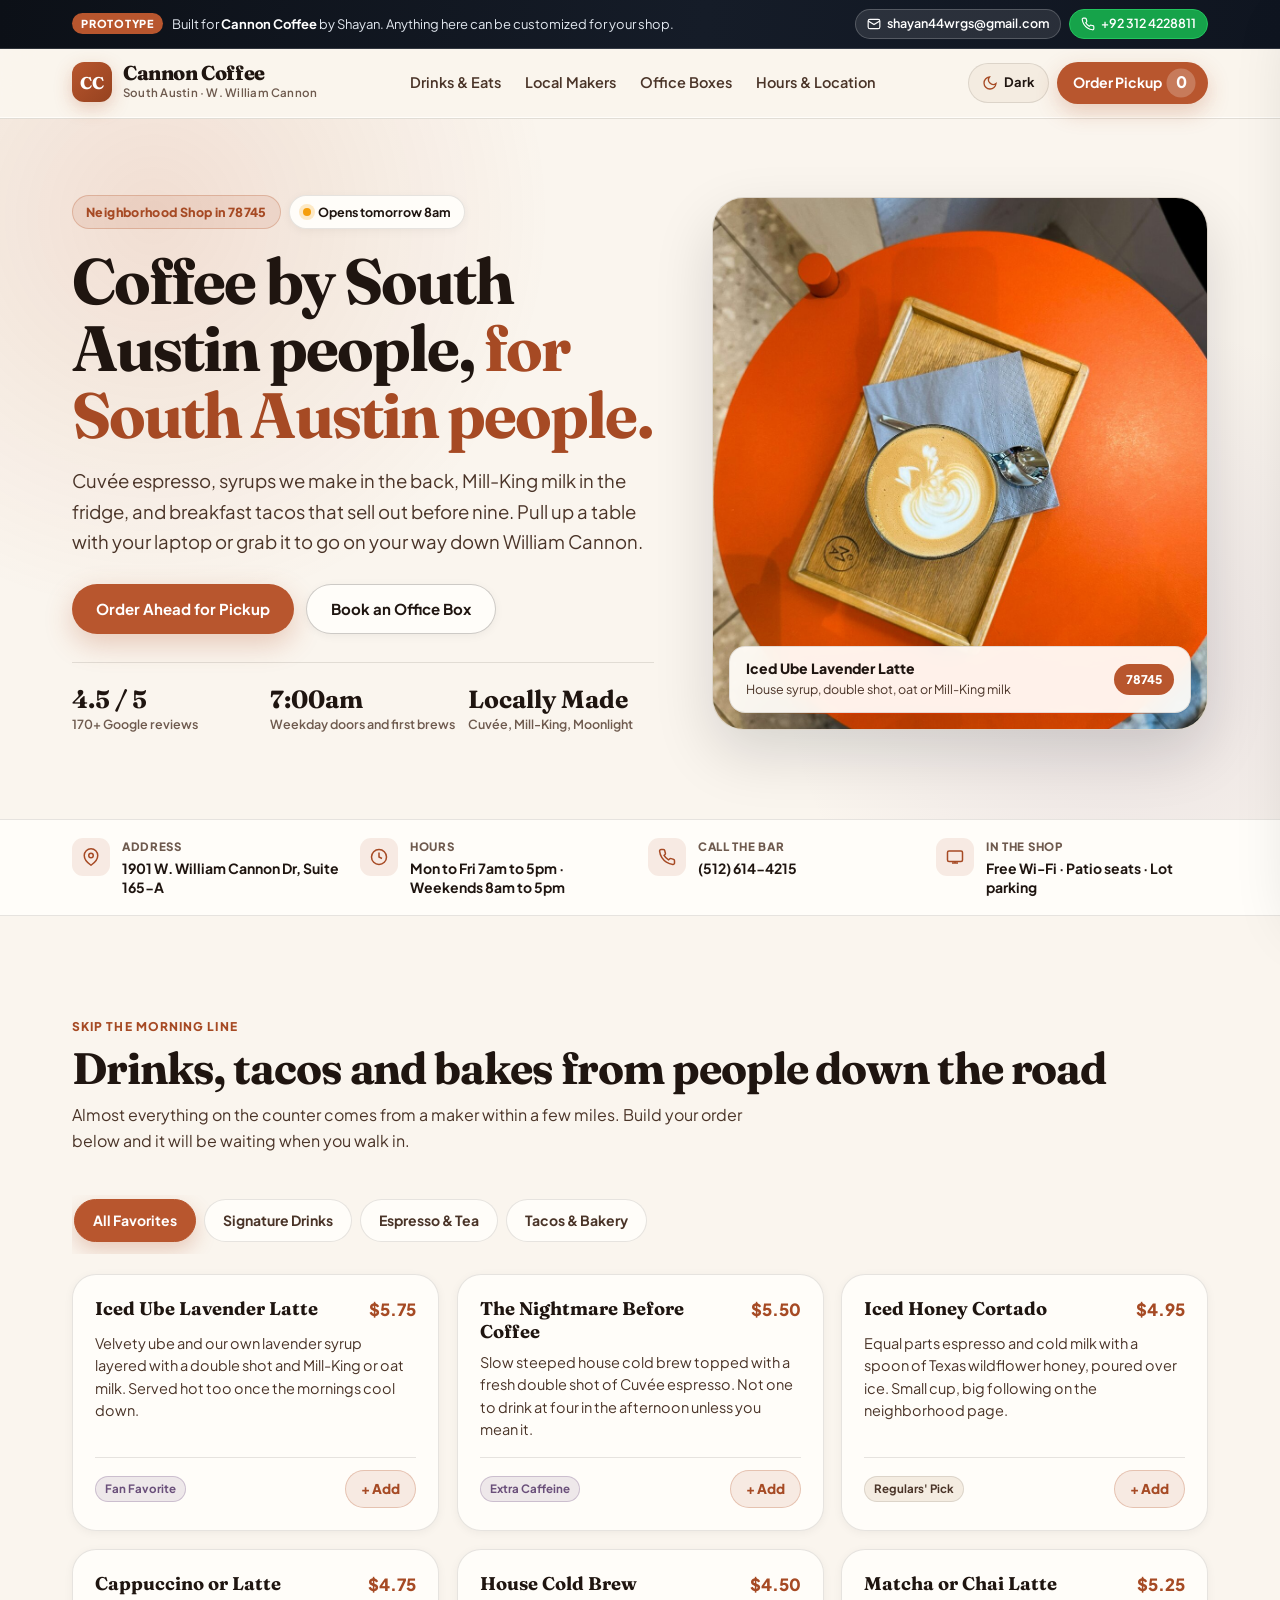
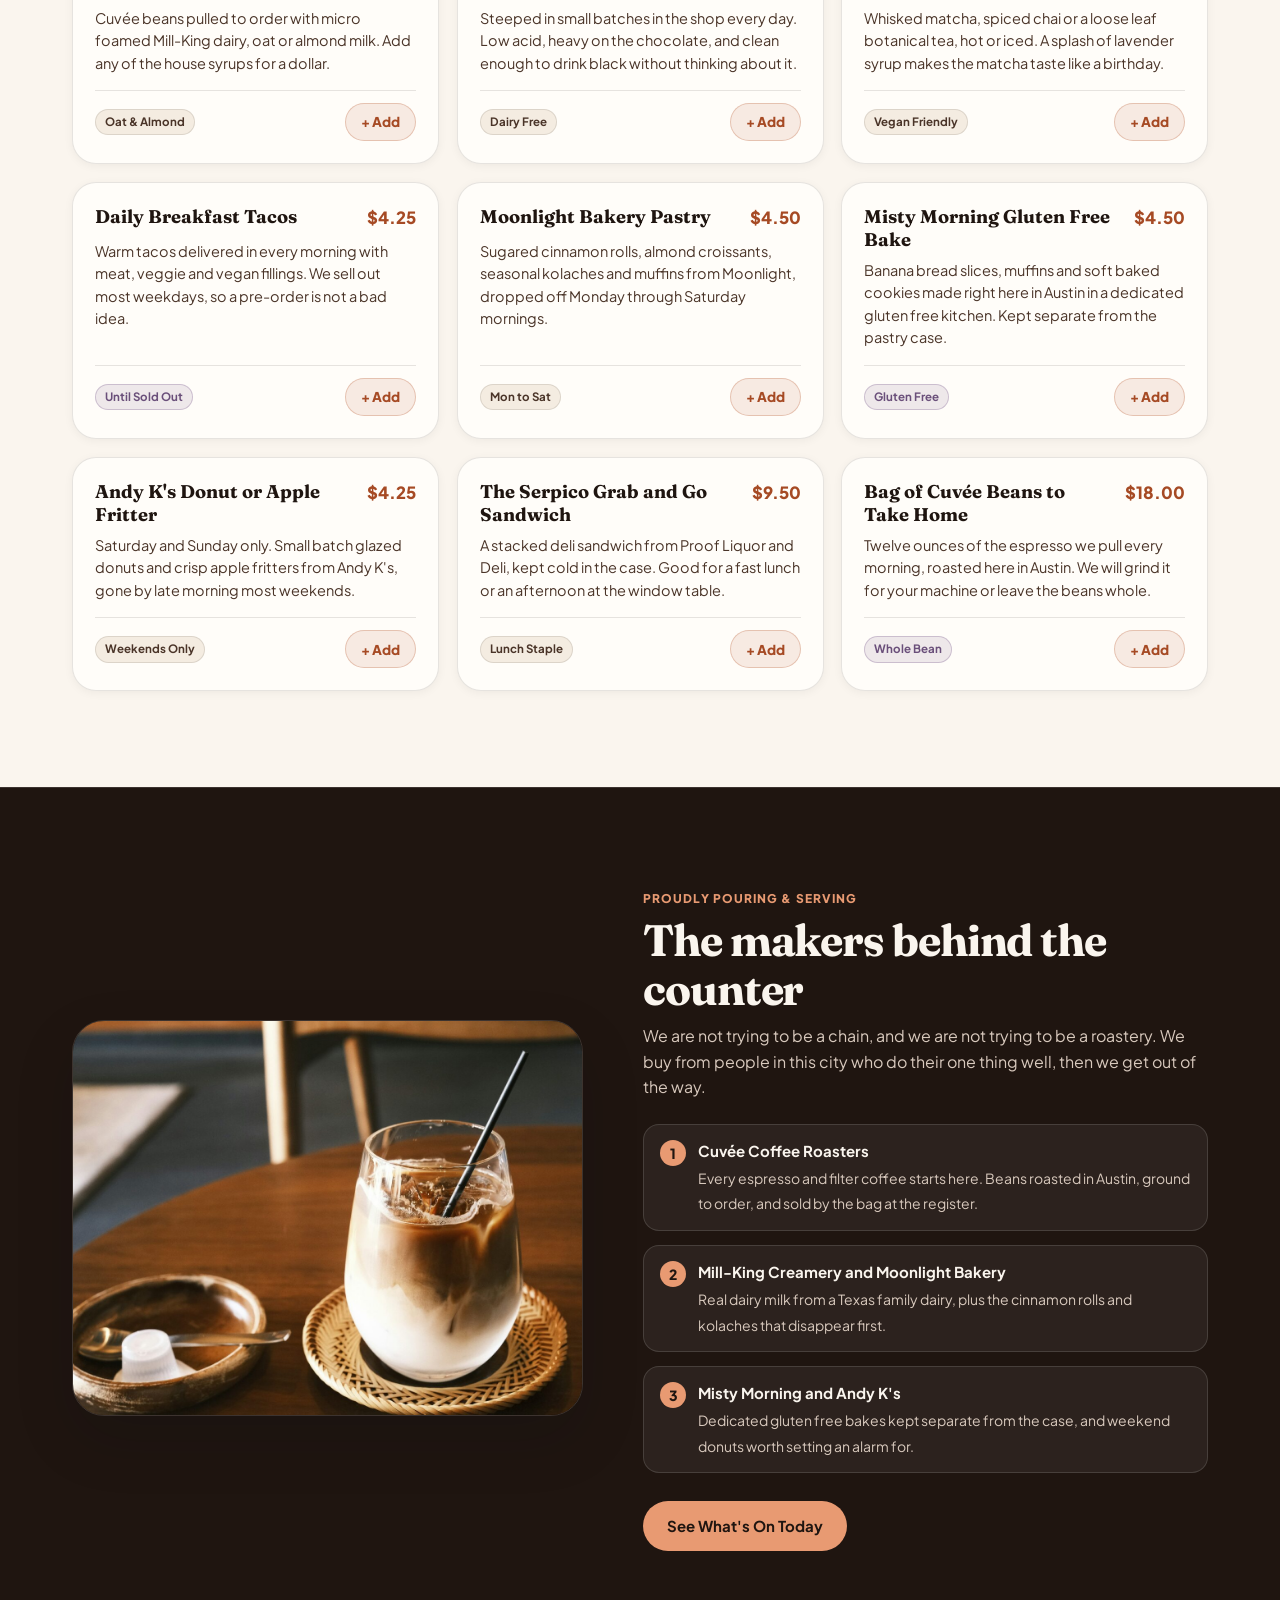
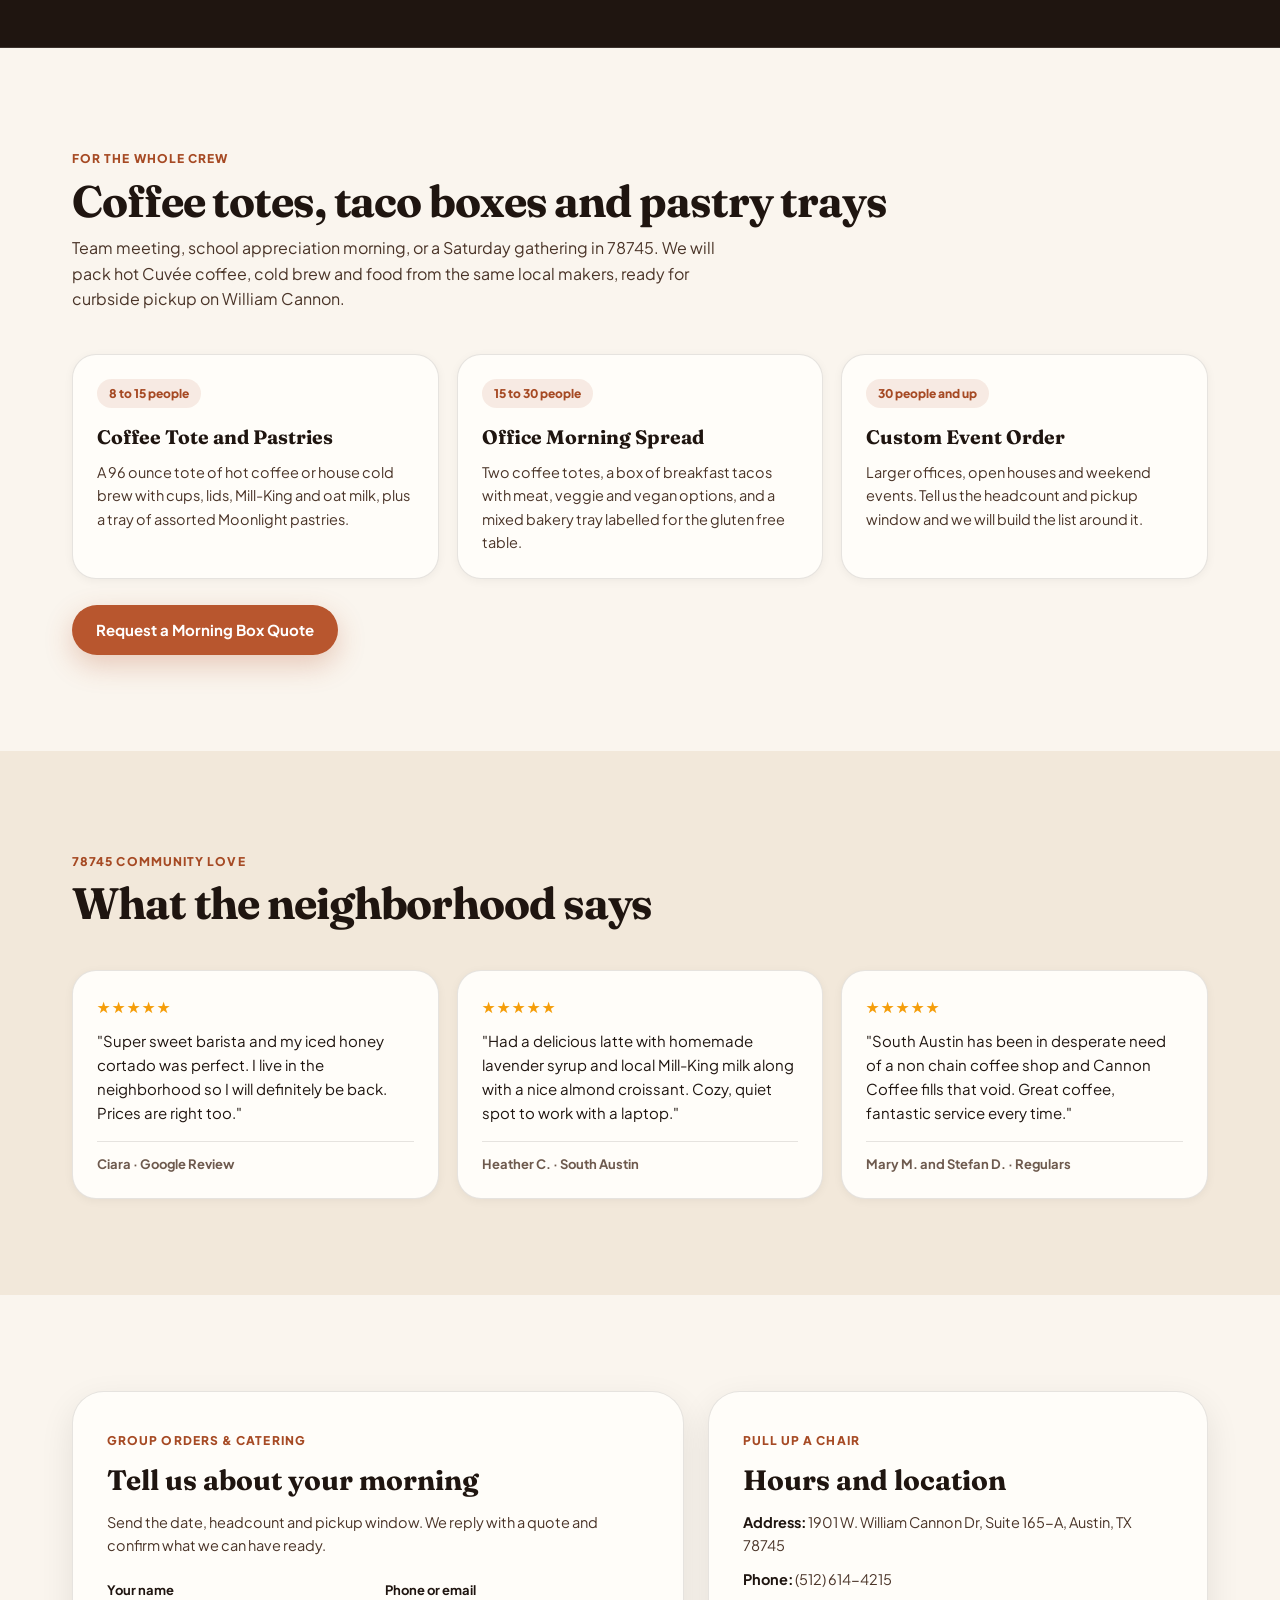
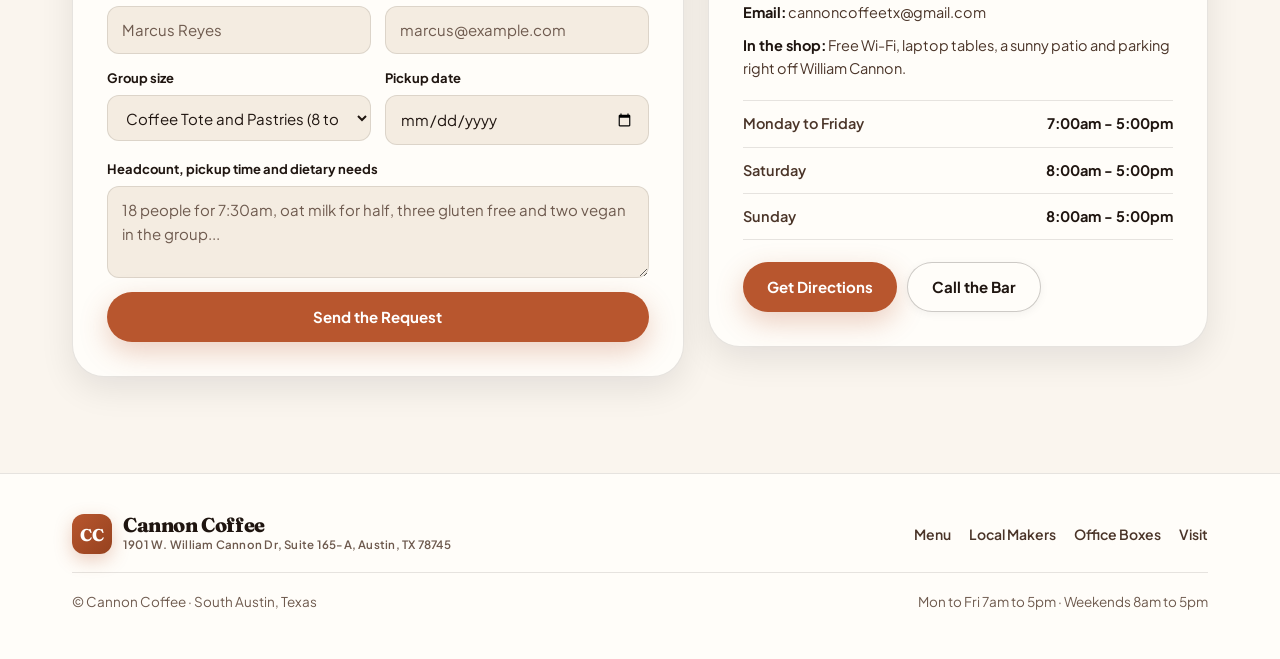
<file: cannon-coffee/index.html>
<!DOCTYPE html>
<html lang="en-US" data-theme="light">
<head>
  <meta charset="UTF-8">
  <meta name="viewport" content="width=device-width, initial-scale=1.0">
  <title>Cannon Coffee | Specialty Coffee &amp; Local Bakes, South Austin TX</title>
  <meta name="description" content="Neighborhood coffee shop on W. William Cannon in South Austin. Cuvée espresso, housemade syrups, Mill-King milk, breakfast tacos, Moonlight Bakery pastries and Misty Morning gluten free bakes.">
  <link rel="preconnect" href="https://fonts.googleapis.com">
  <link rel="preconnect" href="https://fonts.gstatic.com" crossorigin>
  <link href="https://fonts.googleapis.com/css2?family=Fraunces:opsz,wght@9..144,600;9..144,700&family=Plus+Jakarta+Sans:wght@400;500;600;700;800&display=swap" rel="stylesheet">
  <link rel="stylesheet" href="../assets/studio-core.css">
  <style>
    :root, [data-theme="light"] {
      --font-display: 'Fraunces', Georgia, serif;
      --font-body: 'Plus Jakarta Sans', system-ui, sans-serif;
      --bg: #faf5ee;
      --bg-alt: #f2e8da;
      --surface: #fffdf9;
      --surface-2: #f4ece1;
      --header-bg: rgba(250, 245, 238, 0.9);
      --float-bg: rgba(255, 253, 249, 0.94);
      --text: #1f1510;
      --text-2: #4a3428;
      --text-3: #6e5a4e;
      --border: rgba(31, 21, 16, 0.11);
      --border-strong: rgba(31, 21, 16, 0.22);
      --accent: #b8562e;
      --accent-strong: #96421f;
      --accent-text: #a64a24;
      --accent-soft: rgba(184, 86, 46, 0.11);
      --accent-border: rgba(184, 86, 46, 0.28);
      --accent-glow: rgba(184, 86, 46, 0.28);
      --on-accent: #ffffff;
      --accent-2: #7b5e8b;
      --accent-2-soft: rgba(123, 94, 139, 0.13);
      --accent-2-text: #6a4f7a;
      --accent-2-border: rgba(123, 94, 139, 0.3);
      --hero-orb-1: rgba(184, 86, 46, 0.14);
      --hero-orb-2: rgba(123, 94, 139, 0.13);
      --contrast-bg: #1f1510;
      --contrast-surface: rgba(255, 255, 255, 0.06);
      --contrast-text: #faf5ee;
      --contrast-text-2: #d8c9bd;
      --contrast-border: rgba(255, 255, 255, 0.13);
      --contrast-accent: #e89a72;
      --hero-ratio: 4 / 4.3;
      --feature-ratio: 4 / 3.1;
    }
    [data-theme="dark"] {
      --bg: #14100d;
      --bg-alt: #1d1814;
      --surface: #241d18;
      --surface-2: #302620;
      --header-bg: rgba(20, 16, 13, 0.9);
      --float-bg: rgba(36, 29, 24, 0.94);
      --text: #faf5ee;
      --text-2: #ddcfc4;
      --text-3: #b3a094;
      --border: rgba(255, 255, 255, 0.11);
      --border-strong: rgba(255, 255, 255, 0.23);
      --accent: #b8562e;
      --accent-strong: #9c4522;
      --accent-text: #f0a780;
      --accent-soft: rgba(240, 167, 128, 0.14);
      --accent-border: rgba(240, 167, 128, 0.3);
      --accent-glow: rgba(201, 104, 60, 0.34);
      --on-accent: #ffffff;
      --accent-2: #a98bbd;
      --accent-2-soft: rgba(169, 139, 189, 0.15);
      --accent-2-text: #c9aede;
      --accent-2-border: rgba(169, 139, 189, 0.32);
      --hero-orb-1: rgba(240, 167, 128, 0.17);
      --hero-orb-2: rgba(169, 139, 189, 0.14);
      --contrast-bg: #faf5ee;
      --contrast-surface: #fffdf9;
      --contrast-text: #1f1510;
      --contrast-text-2: #4a3428;
      --contrast-border: rgba(31, 21, 16, 0.12);
      --contrast-accent: #a64a24;
    }
  </style>
</head>
<body>
  <div class="proto-bar" role="region" aria-label="Prototype notice">
    <div class="proto-inner">
      <div class="proto-msg">
        <span class="proto-badge">Prototype</span>
        <span>Built for <strong>Cannon Coffee</strong> by Shayan. Anything here can be customized for your shop.</span>
      </div>
      <div class="proto-contacts">
        <a class="proto-chip" href="mailto:shayan44wrgs@gmail.com?subject=Cannon%20Coffee%20Website">
          <svg viewBox="0 0 24 24" fill="none" stroke="currentColor" stroke-width="2"><rect x="2" y="4" width="20" height="16" rx="3"/><path d="m22 7-10 6L2 7"/></svg>
          shayan44wrgs@gmail.com
        </a>
        <a class="proto-chip proto-chip--wa" href="https://wa.me/923124228811?text=Hi%20Shayan%2C%20I%20checked%20the%20Cannon%20Coffee%20website%20prototype" target="_blank" rel="noopener">
          <svg viewBox="0 0 24 24" fill="none" stroke="currentColor" stroke-width="2"><path d="M22 16.92v3a2 2 0 0 1-2.18 2 19.8 19.8 0 0 1-8.63-3.07 19.5 19.5 0 0 1-6-6A19.8 19.8 0 0 1 2.12 4.18 2 2 0 0 1 4.11 2h3a2 2 0 0 1 2 1.72c.13.96.36 1.9.7 2.81a2 2 0 0 1-.45 2.11L8.09 9.91a16 16 0 0 0 6 6l1.27-1.27a2 2 0 0 1 2.11-.45c.91.34 1.85.57 2.81.7A2 2 0 0 1 22 16.92z"/></svg>
          +92 312 4228811
        </a>
      </div>
    </div>
  </div>

  <header class="site-header">
    <div class="container nav-row">
      <a href="#top" class="brand">
        <span class="brand-mark">CC</span>
        <span class="brand-text">
          <span class="brand-name">Cannon Coffee</span>
          <span class="brand-sub">South Austin · W. William Cannon</span>
        </span>
      </a>
      <nav class="nav-links" aria-label="Main navigation">
        <a href="#menu">Drinks &amp; Eats</a>
        <a href="#purveyors">Local Makers</a>
        <a href="#office">Office Boxes</a>
        <a href="#visit">Hours &amp; Location</a>
      </nav>
      <div class="nav-actions">
        <button type="button" class="theme-btn" data-theme-toggle aria-label="Switch theme">
          <svg class="icon-moon" viewBox="0 0 24 24" fill="none" stroke="currentColor" stroke-width="2"><path d="M21 12.79A9 9 0 1 1 11.21 3a7 7 0 0 0 9.79 9.79z"/></svg>
          <svg class="icon-sun" viewBox="0 0 24 24" fill="none" stroke="currentColor" stroke-width="2"><circle cx="12" cy="12" r="4"/><path d="M12 2v2m0 16v2M4.93 4.93l1.41 1.41m11.32 11.32 1.41 1.41M2 12h2m16 0h2M4.93 19.07l1.41-1.41m11.32-11.32 1.41-1.41"/></svg>
          <span class="theme-label">Dark</span>
        </button>
        <button type="button" class="bag-btn" data-open-bag>
          <span class="bag-label">Order Pickup</span>
          <span class="bag-count" data-bag-count>0</span>
        </button>
        <button type="button" class="burger-btn" data-burger aria-expanded="false" aria-controls="mobileNav" aria-label="Open menu">
          <span></span><span></span><span></span>
        </button>
      </div>
    </div>
    <div class="mobile-nav" id="mobileNav">
      <div class="mobile-nav-inner">
        <div class="mobile-nav-list">
          <a href="#menu">Drinks, Tacos &amp; Bakes</a>
          <a href="#purveyors">Our Austin Makers</a>
          <a href="#office">Coffee Totes &amp; Taco Boxes</a>
          <a href="#visit">Hours, Parking &amp; Phone</a>
        </div>
      </div>
    </div>
    <div class="scroll-progress" aria-hidden="true"></div>
  </header>

  <main id="top">
    <section class="hero">
      <div class="container hero-grid">
        <div data-reveal>
          <div class="hero-pills">
            <span class="eyebrow-pill">Neighborhood Shop in 78745</span>
            <span class="status-pill" id="liveStatus">
              <span class="status-dot"></span>
              <span id="liveStatusText">Mon to Fri 7am to 5pm</span>
            </span>
          </div>
          <h1>Coffee by South Austin people, <span class="accent-word">for South Austin people.</span></h1>
          <p class="hero-lead">Cuvée espresso, syrups we make in the back, Mill-King milk in the fridge, and breakfast tacos that sell out before nine. Pull up a table with your laptop or grab it to go on your way down William Cannon.</p>
          <div class="hero-ctas">
            <a href="#menu" class="btn btn-primary">Order Ahead for Pickup</a>
            <a href="#office" class="btn btn-secondary">Book an Office Box</a>
          </div>
          <div class="hero-stats">
            <div class="stat-item">
              <strong>4.5 / 5</strong>
              <span>170+ Google reviews</span>
            </div>
            <div class="stat-item">
              <strong>7:00am</strong>
              <span>Weekday doors and first brews</span>
            </div>
            <div class="stat-item">
              <strong>Locally Made</strong>
              <span>Cuvée, Mill-King, Moonlight</span>
            </div>
          </div>
        </div>
        <div class="hero-media" data-reveal>
          <div class="hero-photo-wrap">
            <img src="../assets/cannon-coffee-2.jpg" alt="Overhead view of a latte with leaf art on a wooden tray on a bright orange café table" width="1080" height="1440" fetchpriority="high">
            <div class="hero-float">
              <div>
                <div class="hero-float-title">Iced Ube Lavender Latte</div>
                <div class="hero-float-sub">House syrup, double shot, oat or Mill-King milk</div>
              </div>
              <span class="hero-float-tag">78745</span>
            </div>
          </div>
        </div>
      </div>
    </section>

    <section class="quick-strip" aria-label="Coffee shop essentials">
      <div class="container quick-grid">
        <div class="quick-item">
          <div class="quick-icon"><svg viewBox="0 0 24 24" fill="none" stroke="currentColor" stroke-width="2"><path d="M21 10c0 7-9 13-9 13s-9-6-9-13a9 9 0 0 1 18 0z"/><circle cx="12" cy="10" r="3"/></svg></div>
          <div>
            <div class="quick-label">Address</div>
            <div class="quick-val">1901 W. William Cannon Dr, Suite 165-A</div>
          </div>
        </div>
        <div class="quick-item">
          <div class="quick-icon"><svg viewBox="0 0 24 24" fill="none" stroke="currentColor" stroke-width="2"><circle cx="12" cy="12" r="10"/><path d="M12 6v6l4 2"/></svg></div>
          <div>
            <div class="quick-label">Hours</div>
            <div class="quick-val">Mon to Fri 7am to 5pm · Weekends 8am to 5pm</div>
          </div>
        </div>
        <div class="quick-item">
          <div class="quick-icon"><svg viewBox="0 0 24 24" fill="none" stroke="currentColor" stroke-width="2"><path d="M22 16.92v3a2 2 0 0 1-2.18 2 19.8 19.8 0 0 1-8.63-3.07 19.5 19.5 0 0 1-6-6A19.8 19.8 0 0 1 2.12 4.18 2 2 0 0 1 4.11 2h3a2 2 0 0 1 2 1.72c.13.96.36 1.9.7 2.81a2 2 0 0 1-.45 2.11L8.09 9.91a16 16 0 0 0 6 6l1.27-1.27a2 2 0 0 1 2.11-.45c.91.34 1.85.57 2.81.7A2 2 0 0 1 22 16.92z"/></svg></div>
          <div>
            <div class="quick-label">Call the bar</div>
            <div class="quick-val"><a href="tel:+15126144215">(512) 614-4215</a></div>
          </div>
        </div>
        <div class="quick-item">
          <div class="quick-icon"><svg viewBox="0 0 24 24" fill="none" stroke="currentColor" stroke-width="2"><rect x="2" y="4" width="20" height="14" rx="2"/><path d="M8 20h8M12 18v2"/></svg></div>
          <div>
            <div class="quick-label">In the shop</div>
            <div class="quick-val">Free Wi-Fi · Patio seats · Lot parking</div>
          </div>
        </div>
      </div>
    </section>

    <section class="section" id="menu">
      <div class="container">
        <div class="section-head" data-reveal>
          <div>
            <span class="section-kicker">Skip the Morning Line</span>
            <h2 class="section-title">Drinks, tacos and bakes from people down the road</h2>
            <p class="section-desc">Almost everything on the counter comes from a maker within a few miles. Build your order below and it will be waiting when you walk in.</p>
          </div>
        </div>

        <div class="filter-bar" role="tablist" aria-label="Menu categories">
          <button type="button" class="filter-tab active" data-filter="all" role="tab" aria-selected="true">All Favorites</button>
          <button type="button" class="filter-tab" data-filter="drinks" role="tab" aria-selected="false">Signature Drinks</button>
          <button type="button" class="filter-tab" data-filter="coffee" role="tab" aria-selected="false">Espresso &amp; Tea</button>
          <button type="button" class="filter-tab" data-filter="eats" role="tab" aria-selected="false">Tacos &amp; Bakery</button>
        </div>

        <div class="menu-grid">
          <article class="menu-card" data-cat="drinks">
            <div>
              <div class="menu-top">
                <h3 class="menu-name">Iced Ube Lavender Latte</h3>
                <span class="menu-price">$5.75</span>
              </div>
              <p class="menu-desc">Velvety ube and our own lavender syrup layered with a double shot and Mill-King or oat milk. Served hot too once the mornings cool down.</p>
            </div>
            <div class="menu-foot">
              <div class="menu-tags"><span class="tag tag-hot">Fan Favorite</span></div>
              <div data-slot="cn1" data-name="Iced Ube Lavender Latte" data-price="5.75"><button type="button" class="add-btn" data-add="cn1" data-name="Iced Ube Lavender Latte" data-price="5.75">+ Add</button></div>
            </div>
          </article>

          <article class="menu-card" data-cat="drinks">
            <div>
              <div class="menu-top">
                <h3 class="menu-name">The Nightmare Before Coffee</h3>
                <span class="menu-price">$5.50</span>
              </div>
              <p class="menu-desc">Slow steeped house cold brew topped with a fresh double shot of Cuvée espresso. Not one to drink at four in the afternoon unless you mean it.</p>
            </div>
            <div class="menu-foot">
              <div class="menu-tags"><span class="tag tag-hot">Extra Caffeine</span></div>
              <div data-slot="cn2" data-name="Nightmare Before Coffee" data-price="5.50"><button type="button" class="add-btn" data-add="cn2" data-name="Nightmare Before Coffee" data-price="5.50">+ Add</button></div>
            </div>
          </article>

          <article class="menu-card" data-cat="drinks">
            <div>
              <div class="menu-top">
                <h3 class="menu-name">Iced Honey Cortado</h3>
                <span class="menu-price">$4.95</span>
              </div>
              <p class="menu-desc">Equal parts espresso and cold milk with a spoon of Texas wildflower honey, poured over ice. Small cup, big following on the neighborhood page.</p>
            </div>
            <div class="menu-foot">
              <div class="menu-tags"><span class="tag">Regulars' Pick</span></div>
              <div data-slot="cn3" data-name="Iced Honey Cortado" data-price="4.95"><button type="button" class="add-btn" data-add="cn3" data-name="Iced Honey Cortado" data-price="4.95">+ Add</button></div>
            </div>
          </article>

          <article class="menu-card" data-cat="coffee">
            <div>
              <div class="menu-top">
                <h3 class="menu-name">Cappuccino or Latte</h3>
                <span class="menu-price">$4.75</span>
              </div>
              <p class="menu-desc">Cuvée beans pulled to order with micro foamed Mill-King dairy, oat or almond milk. Add any of the house syrups for a dollar.</p>
            </div>
            <div class="menu-foot">
              <div class="menu-tags"><span class="tag">Oat &amp; Almond</span></div>
              <div data-slot="cn4" data-name="Cappuccino or Latte" data-price="4.75"><button type="button" class="add-btn" data-add="cn4" data-name="Cappuccino or Latte" data-price="4.75">+ Add</button></div>
            </div>
          </article>

          <article class="menu-card" data-cat="coffee">
            <div>
              <div class="menu-top">
                <h3 class="menu-name">House Cold Brew</h3>
                <span class="menu-price">$4.50</span>
              </div>
              <p class="menu-desc">Steeped in small batches in the shop every day. Low acid, heavy on the chocolate, and clean enough to drink black without thinking about it.</p>
            </div>
            <div class="menu-foot">
              <div class="menu-tags"><span class="tag">Dairy Free</span></div>
              <div data-slot="cn5" data-name="House Cold Brew" data-price="4.50"><button type="button" class="add-btn" data-add="cn5" data-name="House Cold Brew" data-price="4.50">+ Add</button></div>
            </div>
          </article>

          <article class="menu-card" data-cat="coffee">
            <div>
              <div class="menu-top">
                <h3 class="menu-name">Matcha or Chai Latte</h3>
                <span class="menu-price">$5.25</span>
              </div>
              <p class="menu-desc">Whisked matcha, spiced chai or a loose leaf botanical tea, hot or iced. A splash of lavender syrup makes the matcha taste like a birthday.</p>
            </div>
            <div class="menu-foot">
              <div class="menu-tags"><span class="tag">Vegan Friendly</span></div>
              <div data-slot="cn6" data-name="Matcha or Chai Latte" data-price="5.25"><button type="button" class="add-btn" data-add="cn6" data-name="Matcha or Chai Latte" data-price="5.25">+ Add</button></div>
            </div>
          </article>

          <article class="menu-card" data-cat="eats">
            <div>
              <div class="menu-top">
                <h3 class="menu-name">Daily Breakfast Tacos</h3>
                <span class="menu-price">$4.25</span>
              </div>
              <p class="menu-desc">Warm tacos delivered in every morning with meat, veggie and vegan fillings. We sell out most weekdays, so a pre-order is not a bad idea.</p>
            </div>
            <div class="menu-foot">
              <div class="menu-tags"><span class="tag tag-hot">Until Sold Out</span></div>
              <div data-slot="cn7" data-name="Breakfast Taco" data-price="4.25"><button type="button" class="add-btn" data-add="cn7" data-name="Breakfast Taco" data-price="4.25">+ Add</button></div>
            </div>
          </article>

          <article class="menu-card" data-cat="eats">
            <div>
              <div class="menu-top">
                <h3 class="menu-name">Moonlight Bakery Pastry</h3>
                <span class="menu-price">$4.50</span>
              </div>
              <p class="menu-desc">Sugared cinnamon rolls, almond croissants, seasonal kolaches and muffins from Moonlight, dropped off Monday through Saturday mornings.</p>
            </div>
            <div class="menu-foot">
              <div class="menu-tags"><span class="tag">Mon to Sat</span></div>
              <div data-slot="cn8" data-name="Moonlight Pastry" data-price="4.50"><button type="button" class="add-btn" data-add="cn8" data-name="Moonlight Pastry" data-price="4.50">+ Add</button></div>
            </div>
          </article>

          <article class="menu-card" data-cat="eats">
            <div>
              <div class="menu-top">
                <h3 class="menu-name">Misty Morning Gluten Free Bake</h3>
                <span class="menu-price">$4.50</span>
              </div>
              <p class="menu-desc">Banana bread slices, muffins and soft baked cookies made right here in Austin in a dedicated gluten free kitchen. Kept separate from the pastry case.</p>
            </div>
            <div class="menu-foot">
              <div class="menu-tags"><span class="tag tag-hot">Gluten Free</span></div>
              <div data-slot="cn9" data-name="Gluten Free Bake" data-price="4.50"><button type="button" class="add-btn" data-add="cn9" data-name="Gluten Free Bake" data-price="4.50">+ Add</button></div>
            </div>
          </article>

          <article class="menu-card" data-cat="eats">
            <div>
              <div class="menu-top">
                <h3 class="menu-name">Andy K's Donut or Apple Fritter</h3>
                <span class="menu-price">$4.25</span>
              </div>
              <p class="menu-desc">Saturday and Sunday only. Small batch glazed donuts and crisp apple fritters from Andy K's, gone by late morning most weekends.</p>
            </div>
            <div class="menu-foot">
              <div class="menu-tags"><span class="tag">Weekends Only</span></div>
              <div data-slot="cn10" data-name="Donut or Apple Fritter" data-price="4.25"><button type="button" class="add-btn" data-add="cn10" data-name="Donut or Apple Fritter" data-price="4.25">+ Add</button></div>
            </div>
          </article>

          <article class="menu-card" data-cat="eats">
            <div>
              <div class="menu-top">
                <h3 class="menu-name">The Serpico Grab and Go Sandwich</h3>
                <span class="menu-price">$9.50</span>
              </div>
              <p class="menu-desc">A stacked deli sandwich from Proof Liquor and Deli, kept cold in the case. Good for a fast lunch or an afternoon at the window table.</p>
            </div>
            <div class="menu-foot">
              <div class="menu-tags"><span class="tag">Lunch Staple</span></div>
              <div data-slot="cn11" data-name="The Serpico Sandwich" data-price="9.50"><button type="button" class="add-btn" data-add="cn11" data-name="The Serpico Sandwich" data-price="9.50">+ Add</button></div>
            </div>
          </article>

          <article class="menu-card" data-cat="drinks">
            <div>
              <div class="menu-top">
                <h3 class="menu-name">Bag of Cuvée Beans to Take Home</h3>
                <span class="menu-price">$18.00</span>
              </div>
              <p class="menu-desc">Twelve ounces of the espresso we pull every morning, roasted here in Austin. We will grind it for your machine or leave the beans whole.</p>
            </div>
            <div class="menu-foot">
              <div class="menu-tags"><span class="tag tag-hot">Whole Bean</span></div>
              <div data-slot="cn12" data-name="Bag of Cuvée Beans" data-price="18.00"><button type="button" class="add-btn" data-add="cn12" data-name="Bag of Cuvée Beans" data-price="18.00">+ Add</button></div>
            </div>
          </article>
        </div>
      </div>
    </section>

    <section class="contrast-band" id="purveyors">
      <div class="container split-grid">
        <div class="feature-photo" data-reveal>
          <img src="../assets/cannon-coffee-1.jpg" alt="Layered iced espresso latte in a tall glass on a woven coaster on a wooden table" width="1440" height="960" loading="lazy">
        </div>
        <div data-reveal>
          <span class="section-kicker">Proudly Pouring &amp; Serving</span>
          <h2 class="section-title">The makers behind the counter</h2>
          <p class="section-desc">We are not trying to be a chain, and we are not trying to be a roastery. We buy from people in this city who do their one thing well, then we get out of the way.</p>
          <ul class="check-list">
            <li>
              <span class="check-badge">1</span>
              <div>
                <strong>Cuvée Coffee Roasters</strong>
                <span>Every espresso and filter coffee starts here. Beans roasted in Austin, ground to order, and sold by the bag at the register.</span>
              </div>
            </li>
            <li>
              <span class="check-badge">2</span>
              <div>
                <strong>Mill-King Creamery and Moonlight Bakery</strong>
                <span>Real dairy milk from a Texas family dairy, plus the cinnamon rolls and kolaches that disappear first.</span>
              </div>
            </li>
            <li>
              <span class="check-badge">3</span>
              <div>
                <strong>Misty Morning and Andy K's</strong>
                <span>Dedicated gluten free bakes kept separate from the case, and weekend donuts worth setting an alarm for.</span>
              </div>
            </li>
          </ul>
          <a href="#menu" class="btn btn-primary">See What's On Today</a>
        </div>
      </div>
    </section>

    <section class="section" id="office">
      <div class="container">
        <div class="section-head" data-reveal>
          <div>
            <span class="section-kicker">For the Whole Crew</span>
            <h2 class="section-title">Coffee totes, taco boxes and pastry trays</h2>
            <p class="section-desc">Team meeting, school appreciation morning, or a Saturday gathering in 78745. We will pack hot Cuvée coffee, cold brew and food from the same local makers, ready for curbside pickup on William Cannon.</p>
          </div>
        </div>
        <div class="pillars-grid">
          <article class="pillar-card" data-reveal>
            <span class="pillar-num">8 to 15 people</span>
            <h3>Coffee Tote and Pastries</h3>
            <p>A 96 ounce tote of hot coffee or house cold brew with cups, lids, Mill-King and oat milk, plus a tray of assorted Moonlight pastries.</p>
          </article>
          <article class="pillar-card" data-reveal>
            <span class="pillar-num">15 to 30 people</span>
            <h3>Office Morning Spread</h3>
            <p>Two coffee totes, a box of breakfast tacos with meat, veggie and vegan options, and a mixed bakery tray labelled for the gluten free table.</p>
          </article>
          <article class="pillar-card" data-reveal>
            <span class="pillar-num">30 people and up</span>
            <h3>Custom Event Order</h3>
            <p>Larger offices, open houses and weekend events. Tell us the headcount and pickup window and we will build the list around it.</p>
          </article>
        </div>
        <div style="margin-top:26px">
          <a href="#visit" class="btn btn-primary">Request a Morning Box Quote</a>
        </div>
      </div>
    </section>

    <section class="section section-alt" id="reviews">
      <div class="container">
        <div class="section-head" data-reveal>
          <div>
            <span class="section-kicker">78745 Community Love</span>
            <h2 class="section-title">What the neighborhood says</h2>
          </div>
        </div>
        <div class="reviews-grid">
          <article class="review-card" data-reveal>
            <div>
              <div class="stars" aria-label="5 out of 5 stars">★★★★★</div>
              <p class="review-quote">"Super sweet barista and my iced honey cortado was perfect. I live in the neighborhood so I will definitely be back. Prices are right too."</p>
            </div>
            <div class="review-meta">Ciara · Google Review</div>
          </article>
          <article class="review-card" data-reveal>
            <div>
              <div class="stars" aria-label="5 out of 5 stars">★★★★★</div>
              <p class="review-quote">"Had a delicious latte with homemade lavender syrup and local Mill-King milk along with a nice almond croissant. Cozy, quiet spot to work with a laptop."</p>
            </div>
            <div class="review-meta">Heather C. · South Austin</div>
          </article>
          <article class="review-card" data-reveal>
            <div>
              <div class="stars" aria-label="5 out of 5 stars">★★★★★</div>
              <p class="review-quote">"South Austin has been in desperate need of a non chain coffee shop and Cannon Coffee fills that void. Great coffee, fantastic service every time."</p>
            </div>
            <div class="review-meta">Mary M. and Stefan D. · Regulars</div>
          </article>
        </div>
      </div>
    </section>

    <section class="section" id="visit">
      <div class="container action-grid">
        <div class="form-card" data-reveal>
          <span class="section-kicker">Group Orders &amp; Catering</span>
          <h3>Tell us about your morning</h3>
          <p class="form-sub">Send the date, headcount and pickup window. We reply with a quote and confirm what we can have ready.</p>
          <form id="inquiryForm">
            <div class="form-row">
              <div class="field">
                <label for="cn-name">Your name</label>
                <input id="cn-name" name="name" type="text" placeholder="Marcus Reyes" required>
              </div>
              <div class="field">
                <label for="cn-contact">Phone or email</label>
                <input id="cn-contact" name="contact" type="text" placeholder="marcus@example.com" required>
              </div>
            </div>
            <div class="form-row">
              <div class="field">
                <label for="cn-type">Group size</label>
                <select id="cn-type" name="type">
                  <option>Coffee Tote and Pastries (8 to 15)</option>
                  <option>Office Morning Spread (15 to 30)</option>
                  <option>Custom Event Order (30+)</option>
                  <option>Something else</option>
                </select>
              </div>
              <div class="field">
                <label for="cn-date">Pickup date</label>
                <input id="cn-date" name="date" type="date" required>
              </div>
            </div>
            <div class="field">
              <label for="cn-notes">Headcount, pickup time and dietary needs</label>
              <textarea id="cn-notes" name="notes" placeholder="18 people for 7:30am, oat milk for half, three gluten free and two vegan in the group..."></textarea>
            </div>
            <button type="submit" class="btn btn-primary" style="width:100%">Send the Request</button>
            <div class="confirm-box" id="inquiryConfirm" hidden></div>
          </form>
        </div>

        <aside class="visit-card" data-reveal>
          <span class="section-kicker">Pull Up a Chair</span>
          <h3>Hours and location</h3>
          <div class="visit-detail">
            <div><strong>Address:</strong> 1901 W. William Cannon Dr, Suite 165-A, Austin, TX 78745</div>
            <div><strong>Phone:</strong> <a href="tel:+15126144215">(512) 614-4215</a></div>
            <div><strong>Email:</strong> <a href="mailto:cannoncoffeetx@gmail.com">cannoncoffeetx@gmail.com</a></div>
            <div><strong>In the shop:</strong> Free Wi-Fi, laptop tables, a sunny patio and parking right off William Cannon.</div>
          </div>
          <ul class="hours-list">
            <li><span>Monday to Friday</span><span>7:00am - 5:00pm</span></li>
            <li><span>Saturday</span><span>8:00am - 5:00pm</span></li>
            <li><span>Sunday</span><span>8:00am - 5:00pm</span></li>
          </ul>
          <div class="visit-actions">
            <a class="btn btn-primary" href="https://maps.google.com/?q=1901+W+William+Cannon+Dr+Suite+165-A+Austin+TX+78745" target="_blank" rel="noopener">Get Directions</a>
            <a class="btn btn-secondary" href="tel:+15126144215">Call the Bar</a>
          </div>
        </aside>
      </div>
    </section>
  </main>

  <footer class="site-footer">
    <div class="container">
      <div class="footer-row">
        <div class="brand">
          <span class="brand-mark">CC</span>
          <span class="brand-text">
            <span class="brand-name">Cannon Coffee</span>
            <span class="brand-sub">1901 W. William Cannon Dr, Suite 165-A, Austin, TX 78745</span>
          </span>
        </div>
        <div class="footer-links">
          <a href="#menu">Menu</a>
          <a href="#purveyors">Local Makers</a>
          <a href="#office">Office Boxes</a>
          <a href="#visit">Visit</a>
        </div>
      </div>
      <div class="footer-copy">
        <span>© Cannon Coffee · South Austin, Texas</span>
        <span>Mon to Fri 7am to 5pm · Weekends 8am to 5pm</span>
      </div>
    </div>
  </footer>

  <div class="mobile-dock" aria-label="Quick actions">
    <button type="button" class="btn btn-primary" data-open-bag>Order (<span data-bag-count>0</span>)</button>
    <a href="#office" class="btn btn-secondary">Office Boxes</a>
  </div>

  <div class="drawer-backdrop" id="drawerBackdrop"></div>
  <aside class="drawer" id="bagDrawer" aria-hidden="true" aria-label="Pickup order bag">
    <div class="drawer-head">
      <h3>Your Pickup Bag</h3>
      <button type="button" class="close-btn" data-close-bag aria-label="Close bag">×</button>
    </div>
    <div class="drawer-body" id="bagItems"></div>
    <form class="drawer-foot" id="pickupForm" hidden>
      <div id="drawerFoot">
        <div class="subtotal-row"><span>Estimated total</span><span id="bagSubtotal">$0.00</span></div>
        <div class="drawer-fields">
          <input type="text" name="customer" placeholder="Your name" required aria-label="Your name">
          <select name="pickup_time" aria-label="Pickup time">
            <option>Ready in 10 mins</option>
            <option>Ready in 20 mins</option>
            <option>7:30am Commute</option>
            <option>12:00pm Lunch</option>
          </select>
        </div>
        <input type="text" class="drawer-note" name="notes" placeholder="Milk choice, syrup or taco preferences" aria-label="Order notes">
        <button type="submit" class="btn btn-primary" style="width:100%">Place Pickup Order</button>
      </div>
    </form>
  </aside>
  <div class="toast" id="toast" role="status" aria-live="polite"></div>

  <script>
    window.SHOP_CONFIG = {
      slug: 'cannon-coffee',
      currency: '$',
      tz: 'America/Chicago',
      fallbackHours: 'Mon to Fri 7am - 5pm',
      hours: { 0:[480,1020], 1:[420,1020], 2:[420,1020], 3:[420,1020], 4:[420,1020], 5:[420,1020], 6:[480,1020] }
    };
  </script>
  <script src="../assets/studio-core.js"></script>
</body>
</html>
</file>
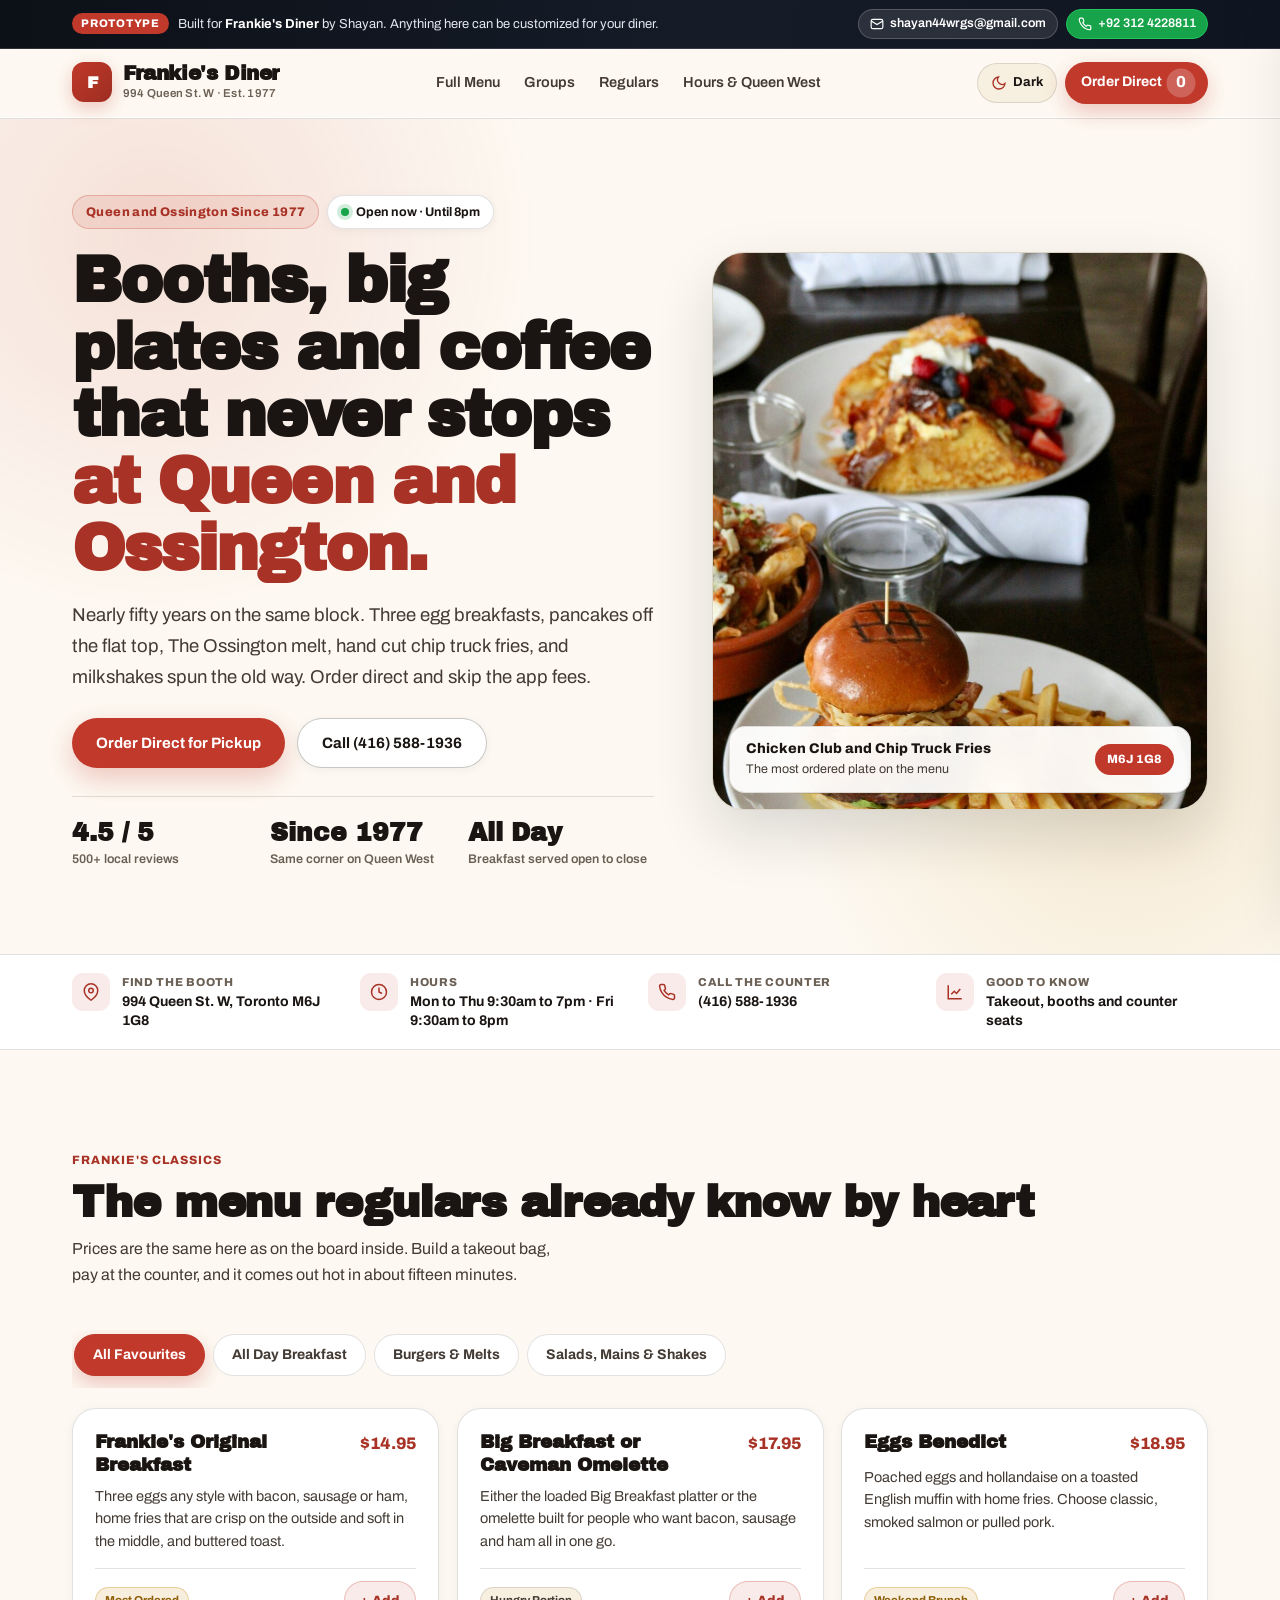
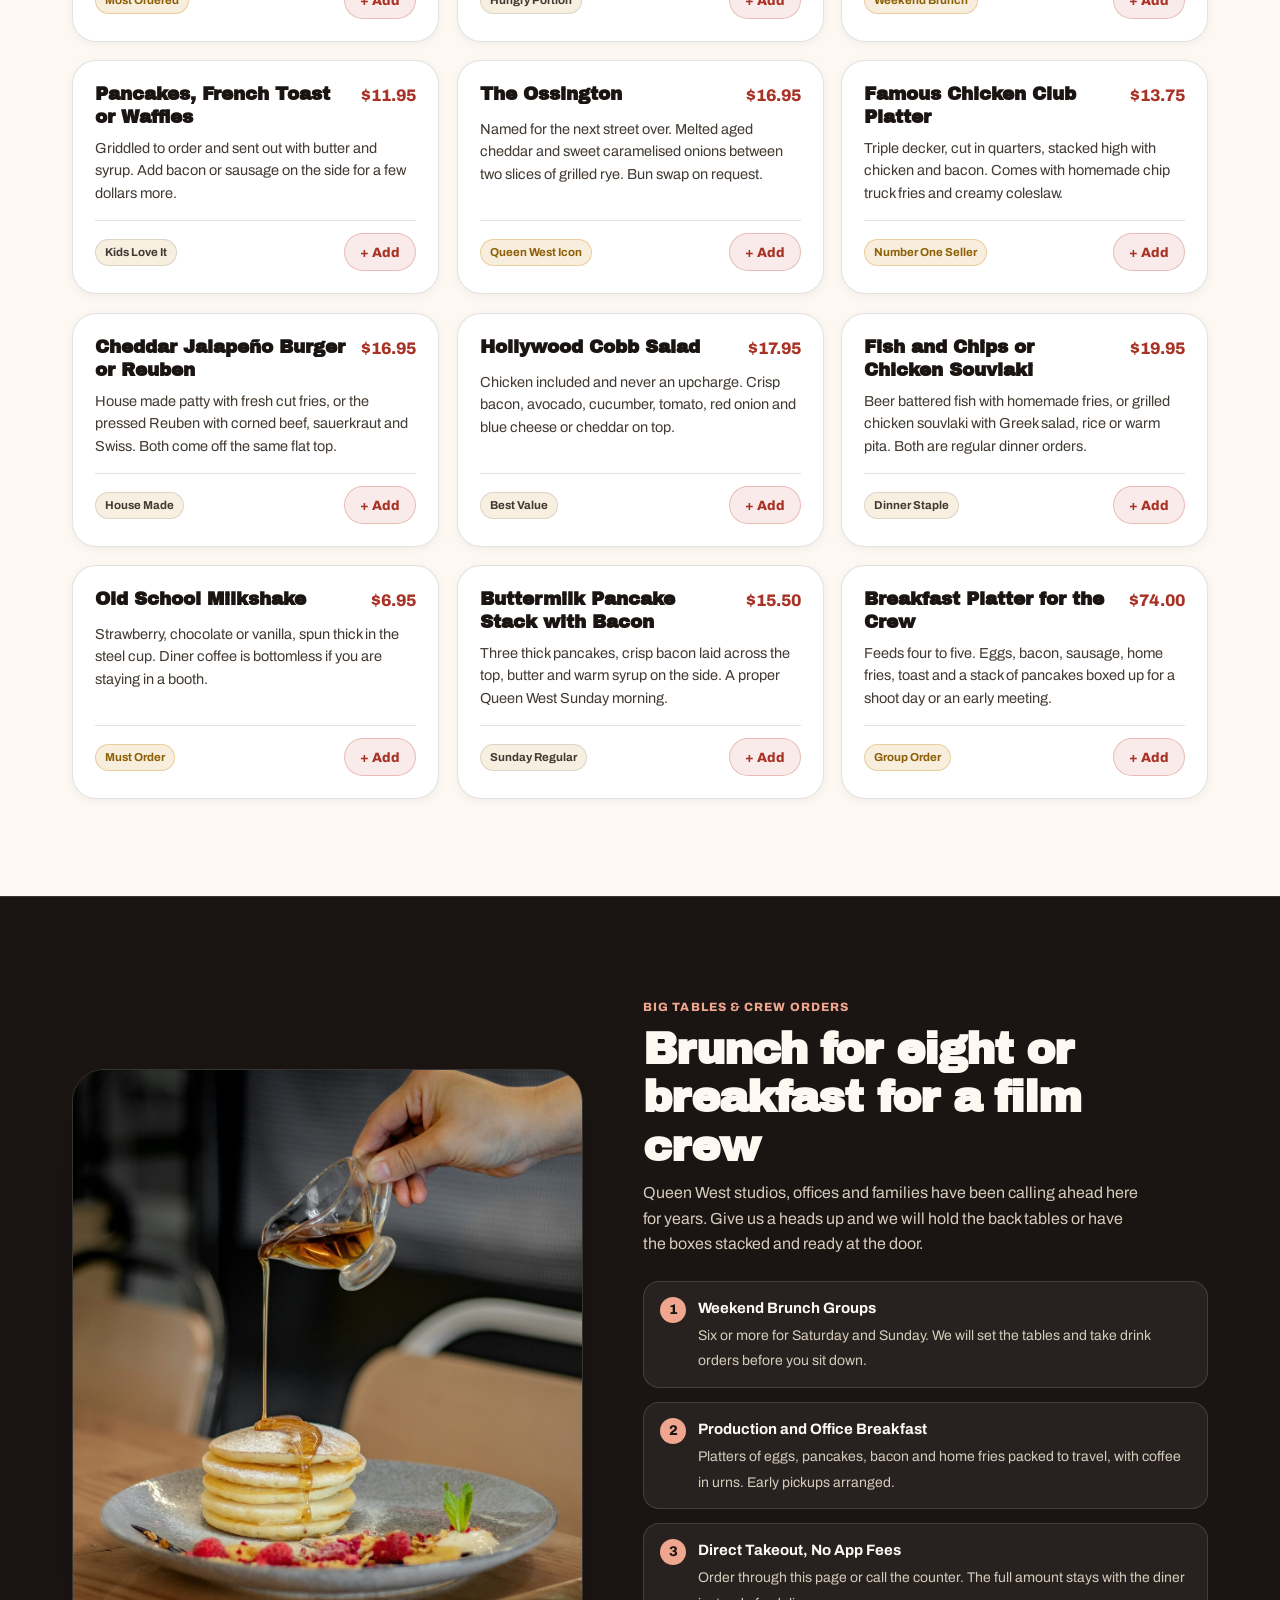
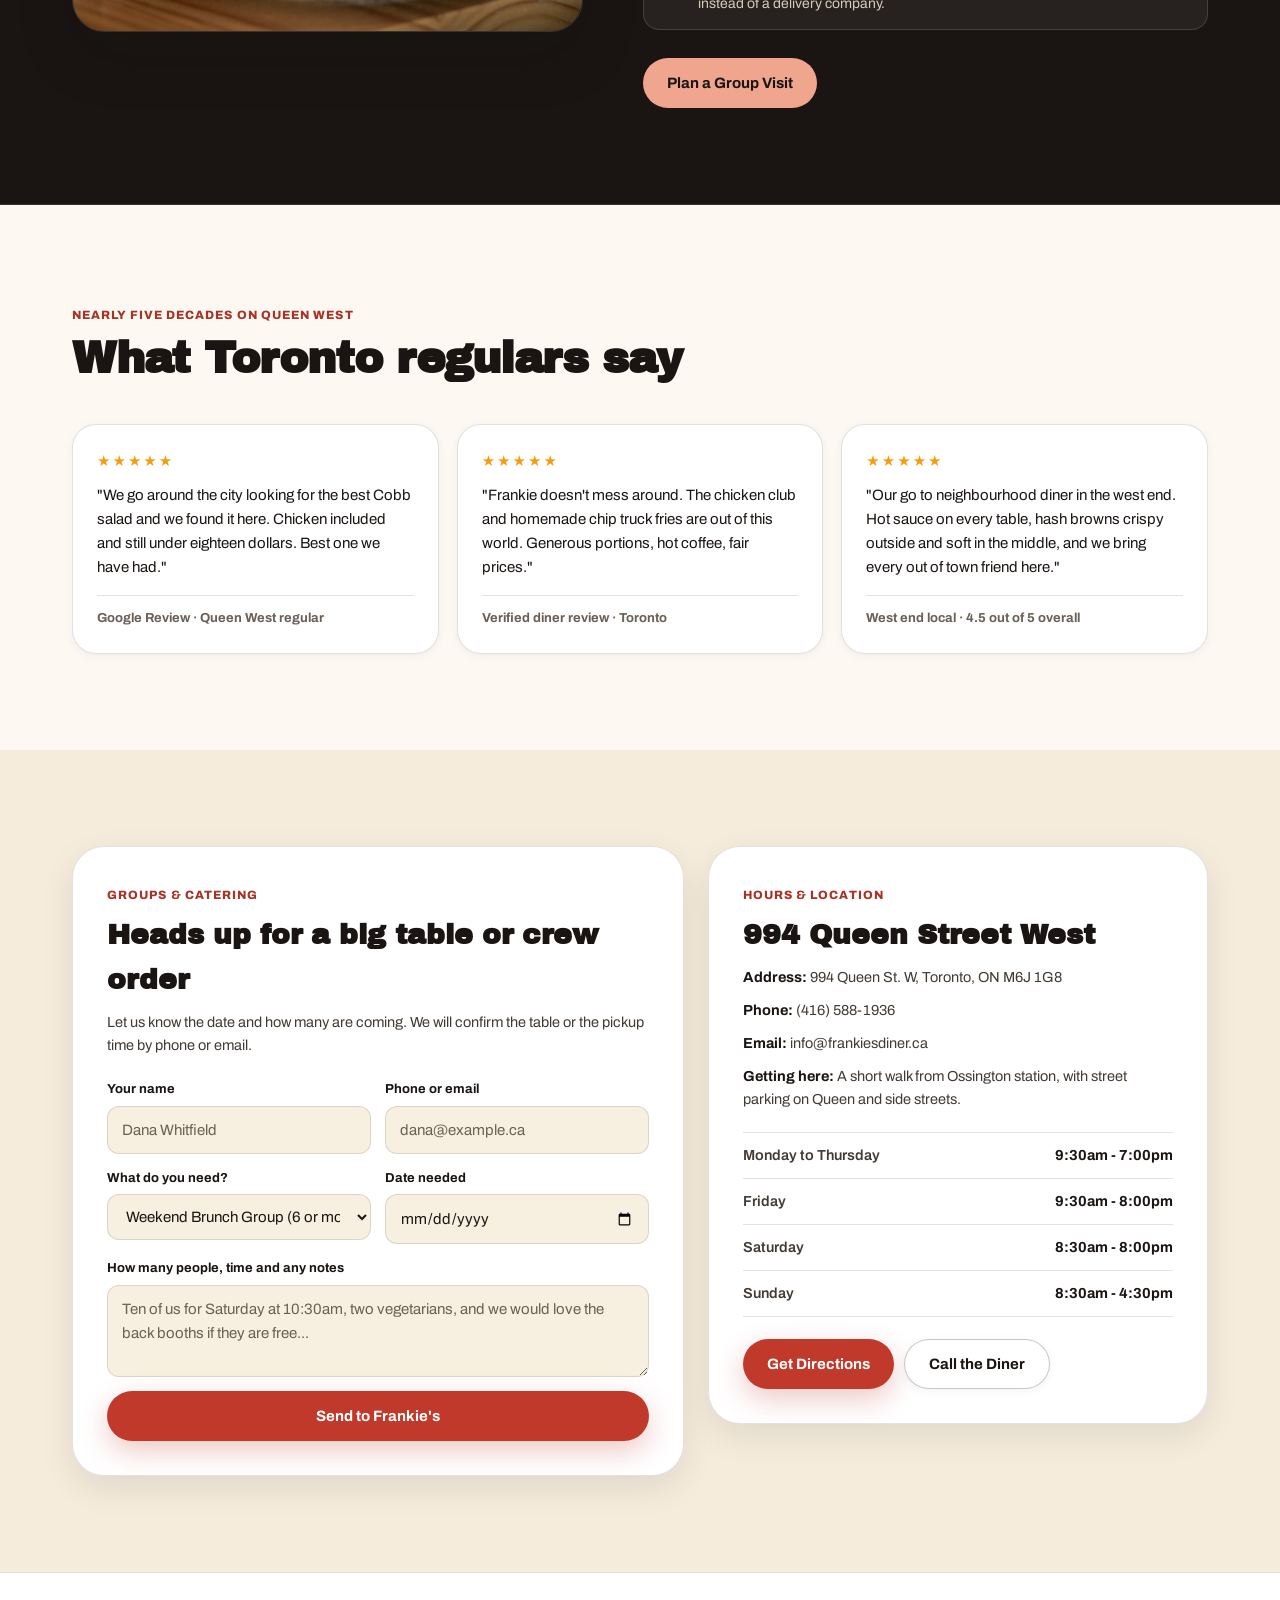
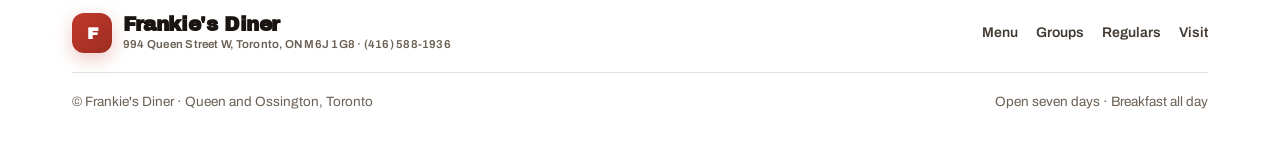
<file: frankies-diner/index.html>
<!DOCTYPE html>
<html lang="en-CA" data-theme="light">
<head>
  <meta charset="UTF-8">
  <meta name="viewport" content="width=device-width, initial-scale=1.0">
  <title>Frankie's Diner | 994 Queen St. W, Toronto | Since 1977</title>
  <meta name="description" content="The neighbourhood diner at 994 Queen Street West. All day breakfast, The Ossington melt, chicken club with hand cut chip truck fries, Reubens and thick milkshakes. Order direct for pickup.">
  <link rel="preconnect" href="https://fonts.googleapis.com">
  <link rel="preconnect" href="https://fonts.gstatic.com" crossorigin>
  <link href="https://fonts.googleapis.com/css2?family=Archivo+Black&family=Archivo:wght@400;500;600;700;800&display=swap" rel="stylesheet">
  <link rel="stylesheet" href="../assets/studio-core.css">
  <style>
    :root, [data-theme="light"] {
      --font-display: 'Archivo Black', 'Archivo', sans-serif;
      --font-body: 'Archivo', system-ui, sans-serif;
      --bg: #fdf9f2;
      --bg-alt: #f5ecdc;
      --surface: #ffffff;
      --surface-2: #f7efdf;
      --header-bg: rgba(253, 249, 242, 0.9);
      --float-bg: rgba(255, 255, 255, 0.94);
      --text: #1a1512;
      --text-2: #423a33;
      --text-3: #6b6055;
      --border: rgba(26, 21, 18, 0.12);
      --border-strong: rgba(26, 21, 18, 0.24);
      --accent: #c0392b;
      --accent-strong: #9d2d21;
      --accent-text: #a83226;
      --accent-soft: rgba(192, 57, 43, 0.1);
      --accent-border: rgba(192, 57, 43, 0.27);
      --accent-glow: rgba(192, 57, 43, 0.27);
      --on-accent: #ffffff;
      --accent-2: #c98a12;
      --accent-2-soft: rgba(201, 138, 18, 0.14);
      --accent-2-text: #8d5f06;
      --accent-2-border: rgba(201, 138, 18, 0.32);
      --hero-orb-1: rgba(192, 57, 43, 0.13);
      --hero-orb-2: rgba(201, 138, 18, 0.15);
      --contrast-bg: #1a1512;
      --contrast-surface: rgba(255, 255, 255, 0.06);
      --contrast-text: #fdf9f2;
      --contrast-text-2: #d6cabb;
      --contrast-border: rgba(255, 255, 255, 0.13);
      --contrast-accent: #f0a58f;
      --hero-ratio: 4 / 4.5;
      --feature-ratio: 4 / 4.4;
    }
    [data-theme="dark"] {
      --bg: #12100e;
      --bg-alt: #1b1714;
      --surface: #221d19;
      --surface-2: #2d2721;
      --header-bg: rgba(18, 16, 14, 0.9);
      --float-bg: rgba(34, 29, 25, 0.94);
      --text: #fdf9f2;
      --text-2: #ded2c4;
      --text-3: #b0a091;
      --border: rgba(255, 255, 255, 0.11);
      --border-strong: rgba(255, 255, 255, 0.23);
      --accent: #c94229;
      --accent-strong: #a83226;
      --accent-text: #f28a72;
      --accent-soft: rgba(242, 138, 114, 0.14);
      --accent-border: rgba(242, 138, 114, 0.3);
      --accent-glow: rgba(212, 71, 47, 0.34);
      --on-accent: #ffffff;
      --accent-2: #e0a63a;
      --accent-2-soft: rgba(224, 166, 58, 0.15);
      --accent-2-text: #f3c56a;
      --accent-2-border: rgba(224, 166, 58, 0.32);
      --hero-orb-1: rgba(242, 138, 114, 0.16);
      --hero-orb-2: rgba(224, 166, 58, 0.14);
      --contrast-bg: #fdf9f2;
      --contrast-surface: #ffffff;
      --contrast-text: #1a1512;
      --contrast-text-2: #423a33;
      --contrast-border: rgba(26, 21, 18, 0.12);
      --contrast-accent: #a83226;
    }
  </style>
</head>
<body>
  <div class="proto-bar" role="region" aria-label="Prototype notice">
    <div class="proto-inner">
      <div class="proto-msg">
        <span class="proto-badge">Prototype</span>
        <span>Built for <strong>Frankie's Diner</strong> by Shayan. Anything here can be customized for your diner.</span>
      </div>
      <div class="proto-contacts">
        <a class="proto-chip" href="mailto:shayan44wrgs@gmail.com?subject=Frankie%27s%20Diner%20Website">
          <svg viewBox="0 0 24 24" fill="none" stroke="currentColor" stroke-width="2"><rect x="2" y="4" width="20" height="16" rx="3"/><path d="m22 7-10 6L2 7"/></svg>
          shayan44wrgs@gmail.com
        </a>
        <a class="proto-chip proto-chip--wa" href="https://wa.me/923124228811?text=Hi%20Shayan%2C%20I%20saw%20the%20Frankie%27s%20Diner%20website%20prototype" target="_blank" rel="noopener">
          <svg viewBox="0 0 24 24" fill="none" stroke="currentColor" stroke-width="2"><path d="M22 16.92v3a2 2 0 0 1-2.18 2 19.8 19.8 0 0 1-8.63-3.07 19.5 19.5 0 0 1-6-6A19.8 19.8 0 0 1 2.12 4.18 2 2 0 0 1 4.11 2h3a2 2 0 0 1 2 1.72c.13.96.36 1.9.7 2.81a2 2 0 0 1-.45 2.11L8.09 9.91a16 16 0 0 0 6 6l1.27-1.27a2 2 0 0 1 2.11-.45c.91.34 1.85.57 2.81.7A2 2 0 0 1 22 16.92z"/></svg>
          +92 312 4228811
        </a>
      </div>
    </div>
  </div>

  <header class="site-header">
    <div class="container nav-row">
      <a href="#top" class="brand">
        <span class="brand-mark">F</span>
        <span class="brand-text">
          <span class="brand-name">Frankie's Diner</span>
          <span class="brand-sub">994 Queen St. W · Est. 1977</span>
        </span>
      </a>
      <nav class="nav-links" aria-label="Main navigation">
        <a href="#menu">Full Menu</a>
        <a href="#groups">Groups</a>
        <a href="#reviews">Regulars</a>
        <a href="#visit">Hours &amp; Queen West</a>
      </nav>
      <div class="nav-actions">
        <button type="button" class="theme-btn" data-theme-toggle aria-label="Switch theme">
          <svg class="icon-moon" viewBox="0 0 24 24" fill="none" stroke="currentColor" stroke-width="2"><path d="M21 12.79A9 9 0 1 1 11.21 3a7 7 0 0 0 9.79 9.79z"/></svg>
          <svg class="icon-sun" viewBox="0 0 24 24" fill="none" stroke="currentColor" stroke-width="2"><circle cx="12" cy="12" r="4"/><path d="M12 2v2m0 16v2M4.93 4.93l1.41 1.41m11.32 11.32 1.41 1.41M2 12h2m16 0h2M4.93 19.07l1.41-1.41m11.32-11.32 1.41-1.41"/></svg>
          <span class="theme-label">Dark</span>
        </button>
        <button type="button" class="bag-btn" data-open-bag>
          <span class="bag-label">Order Direct</span>
          <span class="bag-count" data-bag-count>0</span>
        </button>
        <button type="button" class="burger-btn" data-burger aria-expanded="false" aria-controls="mobileNav" aria-label="Open menu">
          <span></span><span></span><span></span>
        </button>
      </div>
    </div>
    <div class="mobile-nav" id="mobileNav">
      <div class="mobile-nav-inner">
        <div class="mobile-nav-list">
          <a href="#menu">Breakfast, Burgers &amp; Shakes</a>
          <a href="#groups">Big Tables &amp; Crew Orders</a>
          <a href="#reviews">What Regulars Say</a>
          <a href="#visit">Hours &amp; Directions</a>
        </div>
      </div>
    </div>
    <div class="scroll-progress" aria-hidden="true"></div>
  </header>

  <main id="top">
    <section class="hero">
      <div class="container hero-grid">
        <div data-reveal>
          <div class="hero-pills">
            <span class="eyebrow-pill">Queen and Ossington Since 1977</span>
            <span class="status-pill" id="liveStatus">
              <span class="status-dot"></span>
              <span id="liveStatusText">Open today from 9:30am</span>
            </span>
          </div>
          <h1>Booths, big plates and coffee that never stops <span class="accent-word">at Queen and Ossington.</span></h1>
          <p class="hero-lead">Nearly fifty years on the same block. Three egg breakfasts, pancakes off the flat top, The Ossington melt, hand cut chip truck fries, and milkshakes spun the old way. Order direct and skip the app fees.</p>
          <div class="hero-ctas">
            <a href="#menu" class="btn btn-primary">Order Direct for Pickup</a>
            <a href="tel:+14165881936" class="btn btn-secondary">Call (416) 588-1936</a>
          </div>
          <div class="hero-stats">
            <div class="stat-item">
              <strong>4.5 / 5</strong>
              <span>500+ local reviews</span>
            </div>
            <div class="stat-item">
              <strong>Since 1977</strong>
              <span>Same corner on Queen West</span>
            </div>
            <div class="stat-item">
              <strong>All Day</strong>
              <span>Breakfast served open to close</span>
            </div>
          </div>
        </div>
        <div class="hero-media" data-reveal>
          <div class="hero-photo-wrap">
            <img src="../assets/frankies-diner-1.jpg" alt="Bacon cheeseburger with crispy onion strings and fries on a diner table" width="941" height="1440" fetchpriority="high">
            <div class="hero-float">
              <div>
                <div class="hero-float-title">Chicken Club and Chip Truck Fries</div>
                <div class="hero-float-sub">The most ordered plate on the menu</div>
              </div>
              <span class="hero-float-tag">M6J 1G8</span>
            </div>
          </div>
        </div>
      </div>
    </section>

    <section class="quick-strip" aria-label="Diner essentials">
      <div class="container quick-grid">
        <div class="quick-item">
          <div class="quick-icon"><svg viewBox="0 0 24 24" fill="none" stroke="currentColor" stroke-width="2"><path d="M21 10c0 7-9 13-9 13s-9-6-9-13a9 9 0 0 1 18 0z"/><circle cx="12" cy="10" r="3"/></svg></div>
          <div>
            <div class="quick-label">Find the booth</div>
            <div class="quick-val">994 Queen St. W, Toronto M6J 1G8</div>
          </div>
        </div>
        <div class="quick-item">
          <div class="quick-icon"><svg viewBox="0 0 24 24" fill="none" stroke="currentColor" stroke-width="2"><circle cx="12" cy="12" r="10"/><path d="M12 6v6l4 2"/></svg></div>
          <div>
            <div class="quick-label">Hours</div>
            <div class="quick-val">Mon to Thu 9:30am to 7pm · Fri 9:30am to 8pm</div>
          </div>
        </div>
        <div class="quick-item">
          <div class="quick-icon"><svg viewBox="0 0 24 24" fill="none" stroke="currentColor" stroke-width="2"><path d="M22 16.92v3a2 2 0 0 1-2.18 2 19.8 19.8 0 0 1-8.63-3.07 19.5 19.5 0 0 1-6-6A19.8 19.8 0 0 1 2.12 4.18 2 2 0 0 1 4.11 2h3a2 2 0 0 1 2 1.72c.13.96.36 1.9.7 2.81a2 2 0 0 1-.45 2.11L8.09 9.91a16 16 0 0 0 6 6l1.27-1.27a2 2 0 0 1 2.11-.45c.91.34 1.85.57 2.81.7A2 2 0 0 1 22 16.92z"/></svg></div>
          <div>
            <div class="quick-label">Call the counter</div>
            <div class="quick-val"><a href="tel:+14165881936">(416) 588-1936</a></div>
          </div>
        </div>
        <div class="quick-item">
          <div class="quick-icon"><svg viewBox="0 0 24 24" fill="none" stroke="currentColor" stroke-width="2"><path d="M3 3v18h18"/><path d="M7 15l4-4 3 3 5-6"/></svg></div>
          <div>
            <div class="quick-label">Good to know</div>
            <div class="quick-val">Takeout, booths and counter seats</div>
          </div>
        </div>
      </div>
    </section>

    <section class="section" id="menu">
      <div class="container">
        <div class="section-head" data-reveal>
          <div>
            <span class="section-kicker">Frankie's Classics</span>
            <h2 class="section-title">The menu regulars already know by heart</h2>
            <p class="section-desc">Prices are the same here as on the board inside. Build a takeout bag, pay at the counter, and it comes out hot in about fifteen minutes.</p>
          </div>
        </div>

        <div class="filter-bar" role="tablist" aria-label="Menu categories">
          <button type="button" class="filter-tab active" data-filter="all" role="tab" aria-selected="true">All Favourites</button>
          <button type="button" class="filter-tab" data-filter="breakfast" role="tab" aria-selected="false">All Day Breakfast</button>
          <button type="button" class="filter-tab" data-filter="mains" role="tab" aria-selected="false">Burgers &amp; Melts</button>
          <button type="button" class="filter-tab" data-filter="supper" role="tab" aria-selected="false">Salads, Mains &amp; Shakes</button>
        </div>

        <div class="menu-grid">
          <article class="menu-card" data-cat="breakfast">
            <div>
              <div class="menu-top">
                <h3 class="menu-name">Frankie's Original Breakfast</h3>
                <span class="menu-price">$14.95</span>
              </div>
              <p class="menu-desc">Three eggs any style with bacon, sausage or ham, home fries that are crisp on the outside and soft in the middle, and buttered toast.</p>
            </div>
            <div class="menu-foot">
              <div class="menu-tags"><span class="tag tag-hot">Most Ordered</span></div>
              <div data-slot="fr1" data-name="Original Breakfast" data-price="14.95"><button type="button" class="add-btn" data-add="fr1" data-name="Original Breakfast" data-price="14.95">+ Add</button></div>
            </div>
          </article>

          <article class="menu-card" data-cat="breakfast">
            <div>
              <div class="menu-top">
                <h3 class="menu-name">Big Breakfast or Caveman Omelette</h3>
                <span class="menu-price">$17.95</span>
              </div>
              <p class="menu-desc">Either the loaded Big Breakfast platter or the omelette built for people who want bacon, sausage and ham all in one go.</p>
            </div>
            <div class="menu-foot">
              <div class="menu-tags"><span class="tag">Hungry Portion</span></div>
              <div data-slot="fr2" data-name="Big Breakfast or Caveman Omelette" data-price="17.95"><button type="button" class="add-btn" data-add="fr2" data-name="Big Breakfast or Caveman Omelette" data-price="17.95">+ Add</button></div>
            </div>
          </article>

          <article class="menu-card" data-cat="breakfast">
            <div>
              <div class="menu-top">
                <h3 class="menu-name">Eggs Benedict</h3>
                <span class="menu-price">$18.95</span>
              </div>
              <p class="menu-desc">Poached eggs and hollandaise on a toasted English muffin with home fries. Choose classic, smoked salmon or pulled pork.</p>
            </div>
            <div class="menu-foot">
              <div class="menu-tags"><span class="tag tag-hot">Weekend Brunch</span></div>
              <div data-slot="fr3" data-name="Eggs Benedict" data-price="18.95"><button type="button" class="add-btn" data-add="fr3" data-name="Eggs Benedict" data-price="18.95">+ Add</button></div>
            </div>
          </article>

          <article class="menu-card" data-cat="breakfast">
            <div>
              <div class="menu-top">
                <h3 class="menu-name">Pancakes, French Toast or Waffles</h3>
                <span class="menu-price">$11.95</span>
              </div>
              <p class="menu-desc">Griddled to order and sent out with butter and syrup. Add bacon or sausage on the side for a few dollars more.</p>
            </div>
            <div class="menu-foot">
              <div class="menu-tags"><span class="tag">Kids Love It</span></div>
              <div data-slot="fr4" data-name="Pancakes, French Toast or Waffles" data-price="11.95"><button type="button" class="add-btn" data-add="fr4" data-name="Pancakes, French Toast or Waffles" data-price="11.95">+ Add</button></div>
            </div>
          </article>

          <article class="menu-card" data-cat="mains">
            <div>
              <div class="menu-top">
                <h3 class="menu-name">The Ossington</h3>
                <span class="menu-price">$16.95</span>
              </div>
              <p class="menu-desc">Named for the next street over. Melted aged cheddar and sweet caramelised onions between two slices of grilled rye. Bun swap on request.</p>
            </div>
            <div class="menu-foot">
              <div class="menu-tags"><span class="tag tag-hot">Queen West Icon</span></div>
              <div data-slot="fr5" data-name="The Ossington" data-price="16.95"><button type="button" class="add-btn" data-add="fr5" data-name="The Ossington" data-price="16.95">+ Add</button></div>
            </div>
          </article>

          <article class="menu-card" data-cat="mains">
            <div>
              <div class="menu-top">
                <h3 class="menu-name">Famous Chicken Club Platter</h3>
                <span class="menu-price">$13.75</span>
              </div>
              <p class="menu-desc">Triple decker, cut in quarters, stacked high with chicken and bacon. Comes with homemade chip truck fries and creamy coleslaw.</p>
            </div>
            <div class="menu-foot">
              <div class="menu-tags"><span class="tag tag-hot">Number One Seller</span></div>
              <div data-slot="fr6" data-name="Chicken Club Platter" data-price="13.75"><button type="button" class="add-btn" data-add="fr6" data-name="Chicken Club Platter" data-price="13.75">+ Add</button></div>
            </div>
          </article>

          <article class="menu-card" data-cat="mains">
            <div>
              <div class="menu-top">
                <h3 class="menu-name">Cheddar Jalapeño Burger or Reuben</h3>
                <span class="menu-price">$16.95</span>
              </div>
              <p class="menu-desc">House made patty with fresh cut fries, or the pressed Reuben with corned beef, sauerkraut and Swiss. Both come off the same flat top.</p>
            </div>
            <div class="menu-foot">
              <div class="menu-tags"><span class="tag">House Made</span></div>
              <div data-slot="fr7" data-name="Burger or Reuben" data-price="16.95"><button type="button" class="add-btn" data-add="fr7" data-name="Burger or Reuben" data-price="16.95">+ Add</button></div>
            </div>
          </article>

          <article class="menu-card" data-cat="supper">
            <div>
              <div class="menu-top">
                <h3 class="menu-name">Hollywood Cobb Salad</h3>
                <span class="menu-price">$17.95</span>
              </div>
              <p class="menu-desc">Chicken included and never an upcharge. Crisp bacon, avocado, cucumber, tomato, red onion and blue cheese or cheddar on top.</p>
            </div>
            <div class="menu-foot">
              <div class="menu-tags"><span class="tag">Best Value</span></div>
              <div data-slot="fr8" data-name="Hollywood Cobb Salad" data-price="17.95"><button type="button" class="add-btn" data-add="fr8" data-name="Hollywood Cobb Salad" data-price="17.95">+ Add</button></div>
            </div>
          </article>

          <article class="menu-card" data-cat="supper">
            <div>
              <div class="menu-top">
                <h3 class="menu-name">Fish and Chips or Chicken Souvlaki</h3>
                <span class="menu-price">$19.95</span>
              </div>
              <p class="menu-desc">Beer battered fish with homemade fries, or grilled chicken souvlaki with Greek salad, rice or warm pita. Both are regular dinner orders.</p>
            </div>
            <div class="menu-foot">
              <div class="menu-tags"><span class="tag">Dinner Staple</span></div>
              <div data-slot="fr9" data-name="Fish and Chips or Souvlaki" data-price="19.95"><button type="button" class="add-btn" data-add="fr9" data-name="Fish and Chips or Souvlaki" data-price="19.95">+ Add</button></div>
            </div>
          </article>

          <article class="menu-card" data-cat="supper">
            <div>
              <div class="menu-top">
                <h3 class="menu-name">Old School Milkshake</h3>
                <span class="menu-price">$6.95</span>
              </div>
              <p class="menu-desc">Strawberry, chocolate or vanilla, spun thick in the steel cup. Diner coffee is bottomless if you are staying in a booth.</p>
            </div>
            <div class="menu-foot">
              <div class="menu-tags"><span class="tag tag-hot">Must Order</span></div>
              <div data-slot="fr10" data-name="Old School Milkshake" data-price="6.95"><button type="button" class="add-btn" data-add="fr10" data-name="Old School Milkshake" data-price="6.95">+ Add</button></div>
            </div>
          </article>

          <article class="menu-card" data-cat="breakfast">
            <div>
              <div class="menu-top">
                <h3 class="menu-name">Buttermilk Pancake Stack with Bacon</h3>
                <span class="menu-price">$15.50</span>
              </div>
              <p class="menu-desc">Three thick pancakes, crisp bacon laid across the top, butter and warm syrup on the side. A proper Queen West Sunday morning.</p>
            </div>
            <div class="menu-foot">
              <div class="menu-tags"><span class="tag">Sunday Regular</span></div>
              <div data-slot="fr11" data-name="Pancake Stack with Bacon" data-price="15.50"><button type="button" class="add-btn" data-add="fr11" data-name="Pancake Stack with Bacon" data-price="15.50">+ Add</button></div>
            </div>
          </article>

          <article class="menu-card" data-cat="mains">
            <div>
              <div class="menu-top">
                <h3 class="menu-name">Breakfast Platter for the Crew</h3>
                <span class="menu-price">$74.00</span>
              </div>
              <p class="menu-desc">Feeds four to five. Eggs, bacon, sausage, home fries, toast and a stack of pancakes boxed up for a shoot day or an early meeting.</p>
            </div>
            <div class="menu-foot">
              <div class="menu-tags"><span class="tag tag-hot">Group Order</span></div>
              <div data-slot="fr12" data-name="Breakfast Platter for the Crew" data-price="74.00"><button type="button" class="add-btn" data-add="fr12" data-name="Breakfast Platter for the Crew" data-price="74.00">+ Add</button></div>
            </div>
          </article>
        </div>
      </div>
    </section>

    <section class="contrast-band" id="groups">
      <div class="container split-grid">
        <div class="feature-photo" data-reveal>
          <img src="../assets/frankies-diner-2.jpg" alt="Hand pouring maple syrup over a stack of pancakes with fresh berries" width="1152" height="1440" loading="lazy">
        </div>
        <div data-reveal>
          <span class="section-kicker">Big Tables &amp; Crew Orders</span>
          <h2 class="section-title">Brunch for eight or breakfast for a film crew</h2>
          <p class="section-desc">Queen West studios, offices and families have been calling ahead here for years. Give us a heads up and we will hold the back tables or have the boxes stacked and ready at the door.</p>
          <ul class="check-list">
            <li>
              <span class="check-badge">1</span>
              <div>
                <strong>Weekend Brunch Groups</strong>
                <span>Six or more for Saturday and Sunday. We will set the tables and take drink orders before you sit down.</span>
              </div>
            </li>
            <li>
              <span class="check-badge">2</span>
              <div>
                <strong>Production and Office Breakfast</strong>
                <span>Platters of eggs, pancakes, bacon and home fries packed to travel, with coffee in urns. Early pickups arranged.</span>
              </div>
            </li>
            <li>
              <span class="check-badge">3</span>
              <div>
                <strong>Direct Takeout, No App Fees</strong>
                <span>Order through this page or call the counter. The full amount stays with the diner instead of a delivery company.</span>
              </div>
            </li>
          </ul>
          <a href="#visit" class="btn btn-primary">Plan a Group Visit</a>
        </div>
      </div>
    </section>

    <section class="section" id="reviews">
      <div class="container">
        <div class="section-head" data-reveal>
          <div>
            <span class="section-kicker">Nearly Five Decades on Queen West</span>
            <h2 class="section-title">What Toronto regulars say</h2>
          </div>
        </div>
        <div class="reviews-grid">
          <article class="review-card" data-reveal>
            <div>
              <div class="stars" aria-label="5 out of 5 stars">★★★★★</div>
              <p class="review-quote">"We go around the city looking for the best Cobb salad and we found it here. Chicken included and still under eighteen dollars. Best one we have had."</p>
            </div>
            <div class="review-meta">Google Review · Queen West regular</div>
          </article>
          <article class="review-card" data-reveal>
            <div>
              <div class="stars" aria-label="5 out of 5 stars">★★★★★</div>
              <p class="review-quote">"Frankie doesn't mess around. The chicken club and homemade chip truck fries are out of this world. Generous portions, hot coffee, fair prices."</p>
            </div>
            <div class="review-meta">Verified diner review · Toronto</div>
          </article>
          <article class="review-card" data-reveal>
            <div>
              <div class="stars" aria-label="5 out of 5 stars">★★★★★</div>
              <p class="review-quote">"Our go to neighbourhood diner in the west end. Hot sauce on every table, hash browns crispy outside and soft in the middle, and we bring every out of town friend here."</p>
            </div>
            <div class="review-meta">West end local · 4.5 out of 5 overall</div>
          </article>
        </div>
      </div>
    </section>

    <section class="section section-alt" id="visit">
      <div class="container action-grid">
        <div class="form-card" data-reveal>
          <span class="section-kicker">Groups &amp; Catering</span>
          <h3>Heads up for a big table or crew order</h3>
          <p class="form-sub">Let us know the date and how many are coming. We will confirm the table or the pickup time by phone or email.</p>
          <form id="inquiryForm">
            <div class="form-row">
              <div class="field">
                <label for="fr-name">Your name</label>
                <input id="fr-name" name="name" type="text" placeholder="Dana Whitfield" required>
              </div>
              <div class="field">
                <label for="fr-contact">Phone or email</label>
                <input id="fr-contact" name="contact" type="text" placeholder="dana@example.ca" required>
              </div>
            </div>
            <div class="form-row">
              <div class="field">
                <label for="fr-type">What do you need?</label>
                <select id="fr-type" name="type">
                  <option>Weekend Brunch Group (6 or more)</option>
                  <option>Production or Office Breakfast Order</option>
                  <option>Large Takeout Pickup</option>
                  <option>General Question</option>
                </select>
              </div>
              <div class="field">
                <label for="fr-date">Date needed</label>
                <input id="fr-date" name="date" type="date" required>
              </div>
            </div>
            <div class="field">
              <label for="fr-notes">How many people, time and any notes</label>
              <textarea id="fr-notes" name="notes" placeholder="Ten of us for Saturday at 10:30am, two vegetarians, and we would love the back booths if they are free..."></textarea>
            </div>
            <button type="submit" class="btn btn-primary" style="width:100%">Send to Frankie's</button>
            <div class="confirm-box" id="inquiryConfirm" hidden></div>
          </form>
        </div>

        <aside class="visit-card" data-reveal>
          <span class="section-kicker">Hours &amp; Location</span>
          <h3>994 Queen Street West</h3>
          <div class="visit-detail">
            <div><strong>Address:</strong> 994 Queen St. W, Toronto, ON M6J 1G8</div>
            <div><strong>Phone:</strong> <a href="tel:+14165881936">(416) 588-1936</a></div>
            <div><strong>Email:</strong> <a href="mailto:info@frankiesdiner.ca">info@frankiesdiner.ca</a></div>
            <div><strong>Getting here:</strong> A short walk from Ossington station, with street parking on Queen and side streets.</div>
          </div>
          <ul class="hours-list">
            <li><span>Monday to Thursday</span><span>9:30am - 7:00pm</span></li>
            <li><span>Friday</span><span>9:30am - 8:00pm</span></li>
            <li><span>Saturday</span><span>8:30am - 8:00pm</span></li>
            <li><span>Sunday</span><span>8:30am - 4:30pm</span></li>
          </ul>
          <div class="visit-actions">
            <a class="btn btn-primary" href="https://maps.google.com/?q=994+Queen+St+W+Toronto+ON+M6J+1G8" target="_blank" rel="noopener">Get Directions</a>
            <a class="btn btn-secondary" href="tel:+14165881936">Call the Diner</a>
          </div>
        </aside>
      </div>
    </section>
  </main>

  <footer class="site-footer">
    <div class="container">
      <div class="footer-row">
        <div class="brand">
          <span class="brand-mark">F</span>
          <span class="brand-text">
            <span class="brand-name">Frankie's Diner</span>
            <span class="brand-sub">994 Queen Street W, Toronto, ON M6J 1G8 · (416) 588-1936</span>
          </span>
        </div>
        <div class="footer-links">
          <a href="#menu">Menu</a>
          <a href="#groups">Groups</a>
          <a href="#reviews">Regulars</a>
          <a href="#visit">Visit</a>
        </div>
      </div>
      <div class="footer-copy">
        <span>© Frankie's Diner · Queen and Ossington, Toronto</span>
        <span>Open seven days · Breakfast all day</span>
      </div>
    </div>
  </footer>

  <div class="mobile-dock" aria-label="Quick actions">
    <button type="button" class="btn btn-primary" data-open-bag>Order (<span data-bag-count>0</span>)</button>
    <a href="tel:+14165881936" class="btn btn-secondary">Call Diner</a>
  </div>

  <div class="drawer-backdrop" id="drawerBackdrop"></div>
  <aside class="drawer" id="bagDrawer" aria-hidden="true" aria-label="Takeout bag">
    <div class="drawer-head">
      <h3>Direct Takeout Bag</h3>
      <button type="button" class="close-btn" data-close-bag aria-label="Close bag">×</button>
    </div>
    <div class="drawer-body" id="bagItems"></div>
    <form class="drawer-foot" id="pickupForm" hidden>
      <div id="drawerFoot">
        <div class="subtotal-row"><span>Subtotal (CAD)</span><span id="bagSubtotal">$0.00</span></div>
        <div class="drawer-fields">
          <input type="text" name="customer" placeholder="Your name" required aria-label="Your name">
          <select name="pickup_time" aria-label="Pickup time">
            <option>Ready in 15 mins</option>
            <option>Ready in 25 mins</option>
            <option>Breakfast pickup</option>
            <option>Dinner pickup</option>
          </select>
        </div>
        <input type="text" class="drawer-note" name="notes" placeholder="Eggs how you like them, sauces, allergies" aria-label="Order notes">
        <button type="submit" class="btn btn-primary" style="width:100%">Place Takeout Order</button>
      </div>
    </form>
  </aside>
  <div class="toast" id="toast" role="status" aria-live="polite"></div>

  <script>
    window.SHOP_CONFIG = {
      slug: 'frankies-diner',
      currency: '$',
      tz: 'America/Toronto',
      fallbackHours: 'Open seven days from 9:30am',
      hours: { 0:[510,990], 1:[570,1140], 2:[570,1140], 3:[570,1140], 4:[570,1140], 5:[570,1200], 6:[510,1200] }
    };
  </script>
  <script src="../assets/studio-core.js"></script>
</body>
</html>
</file>
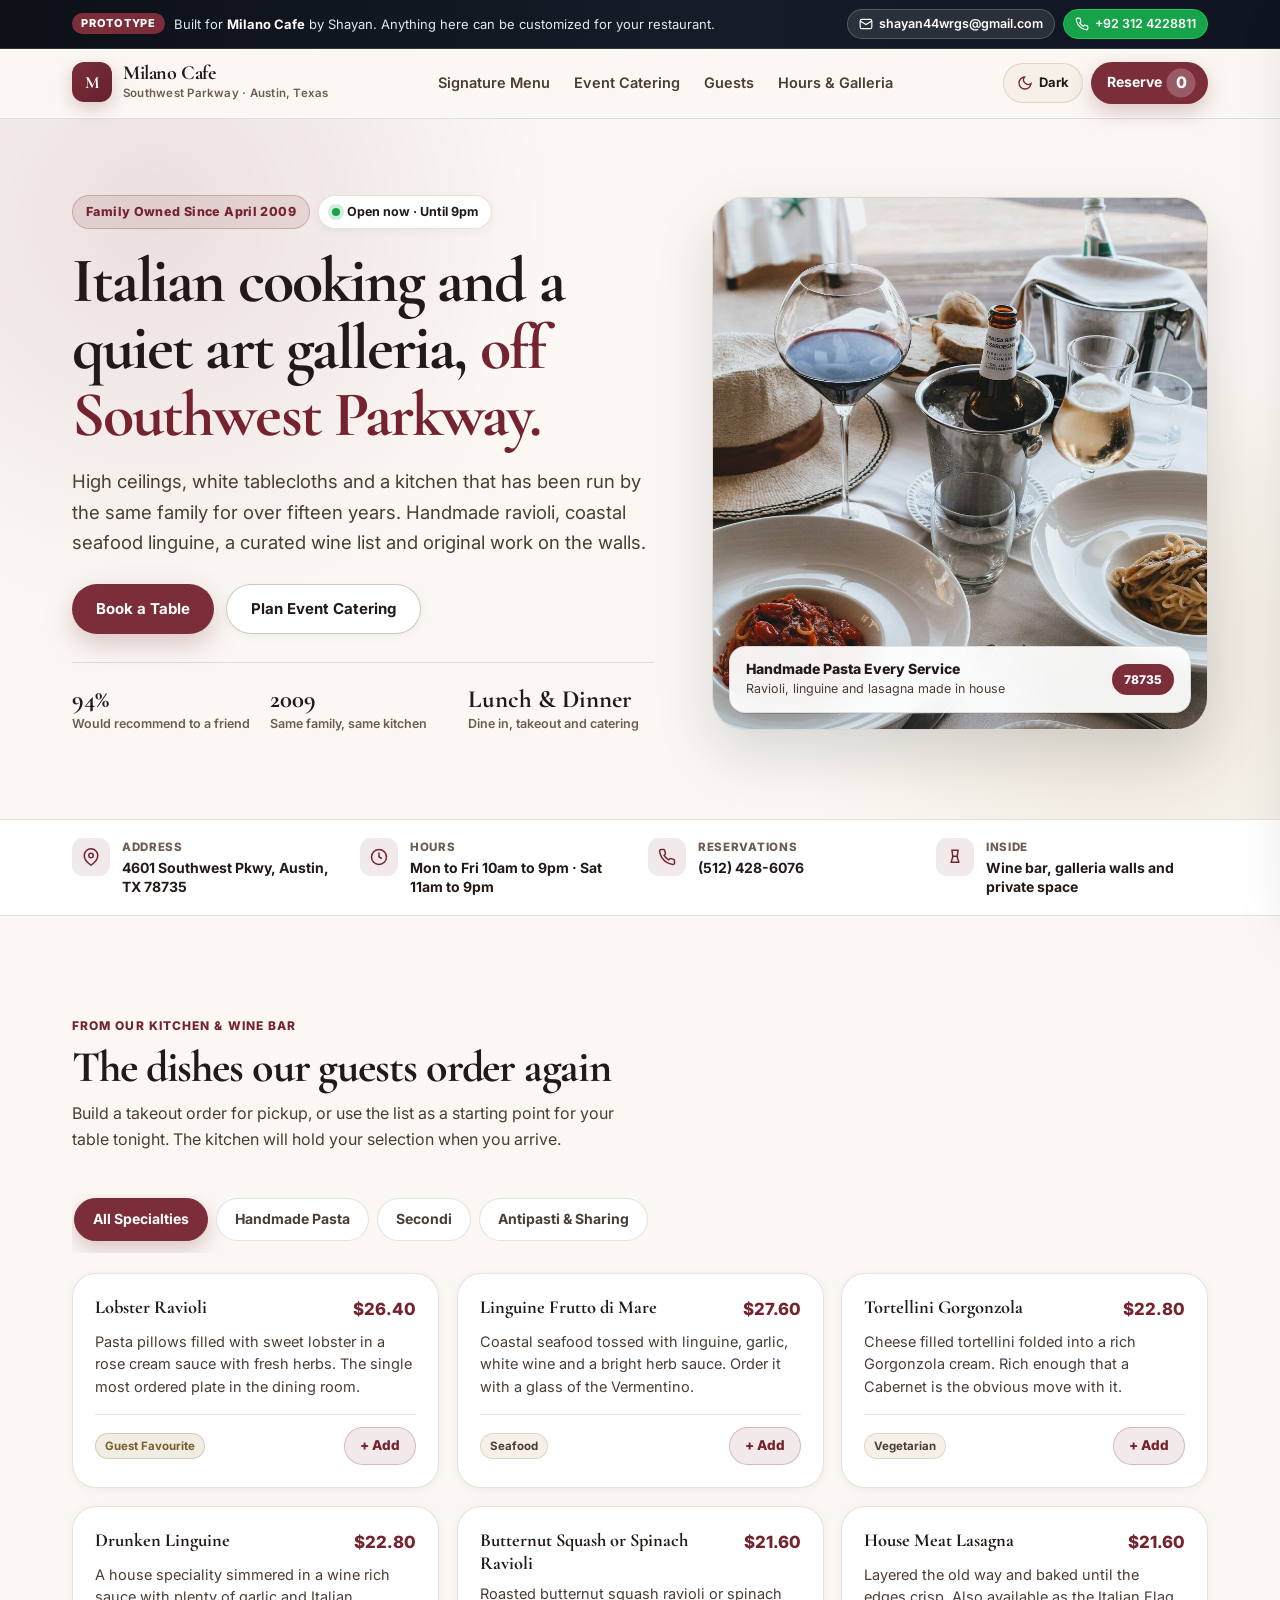
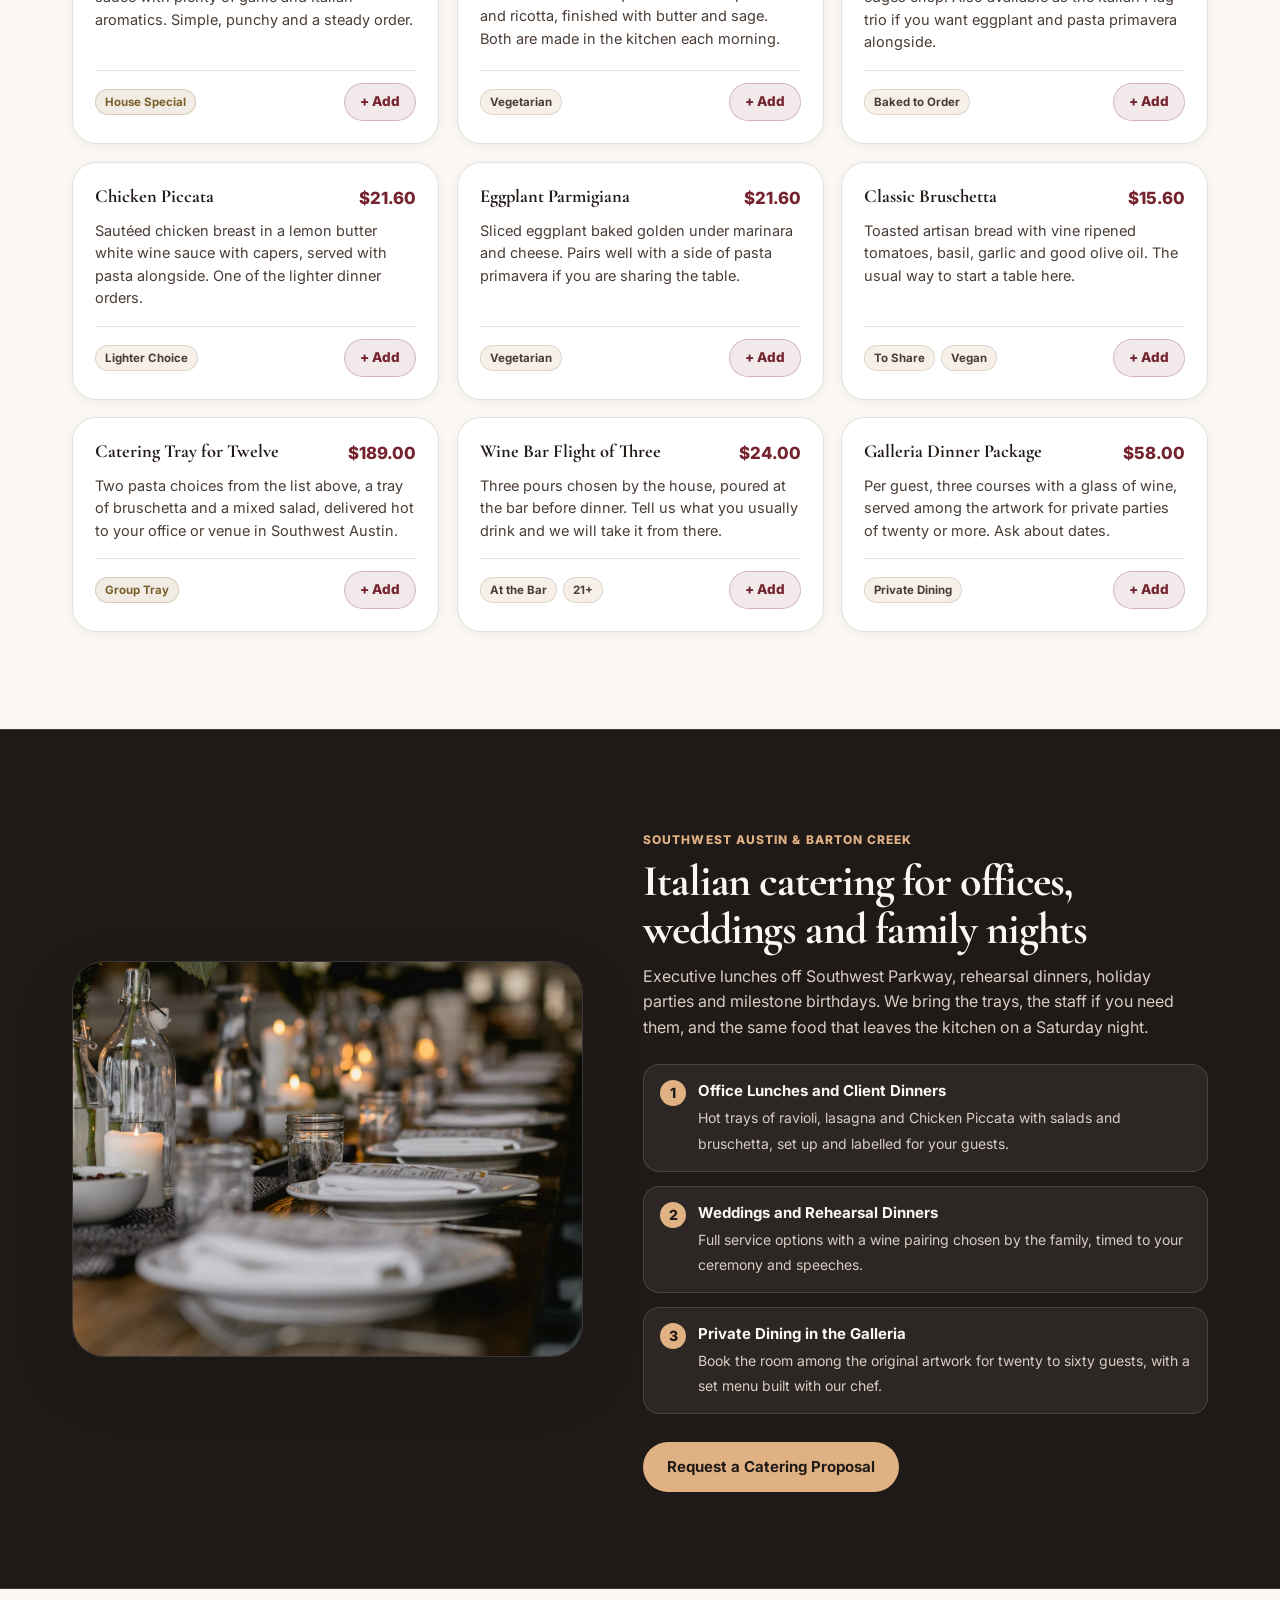
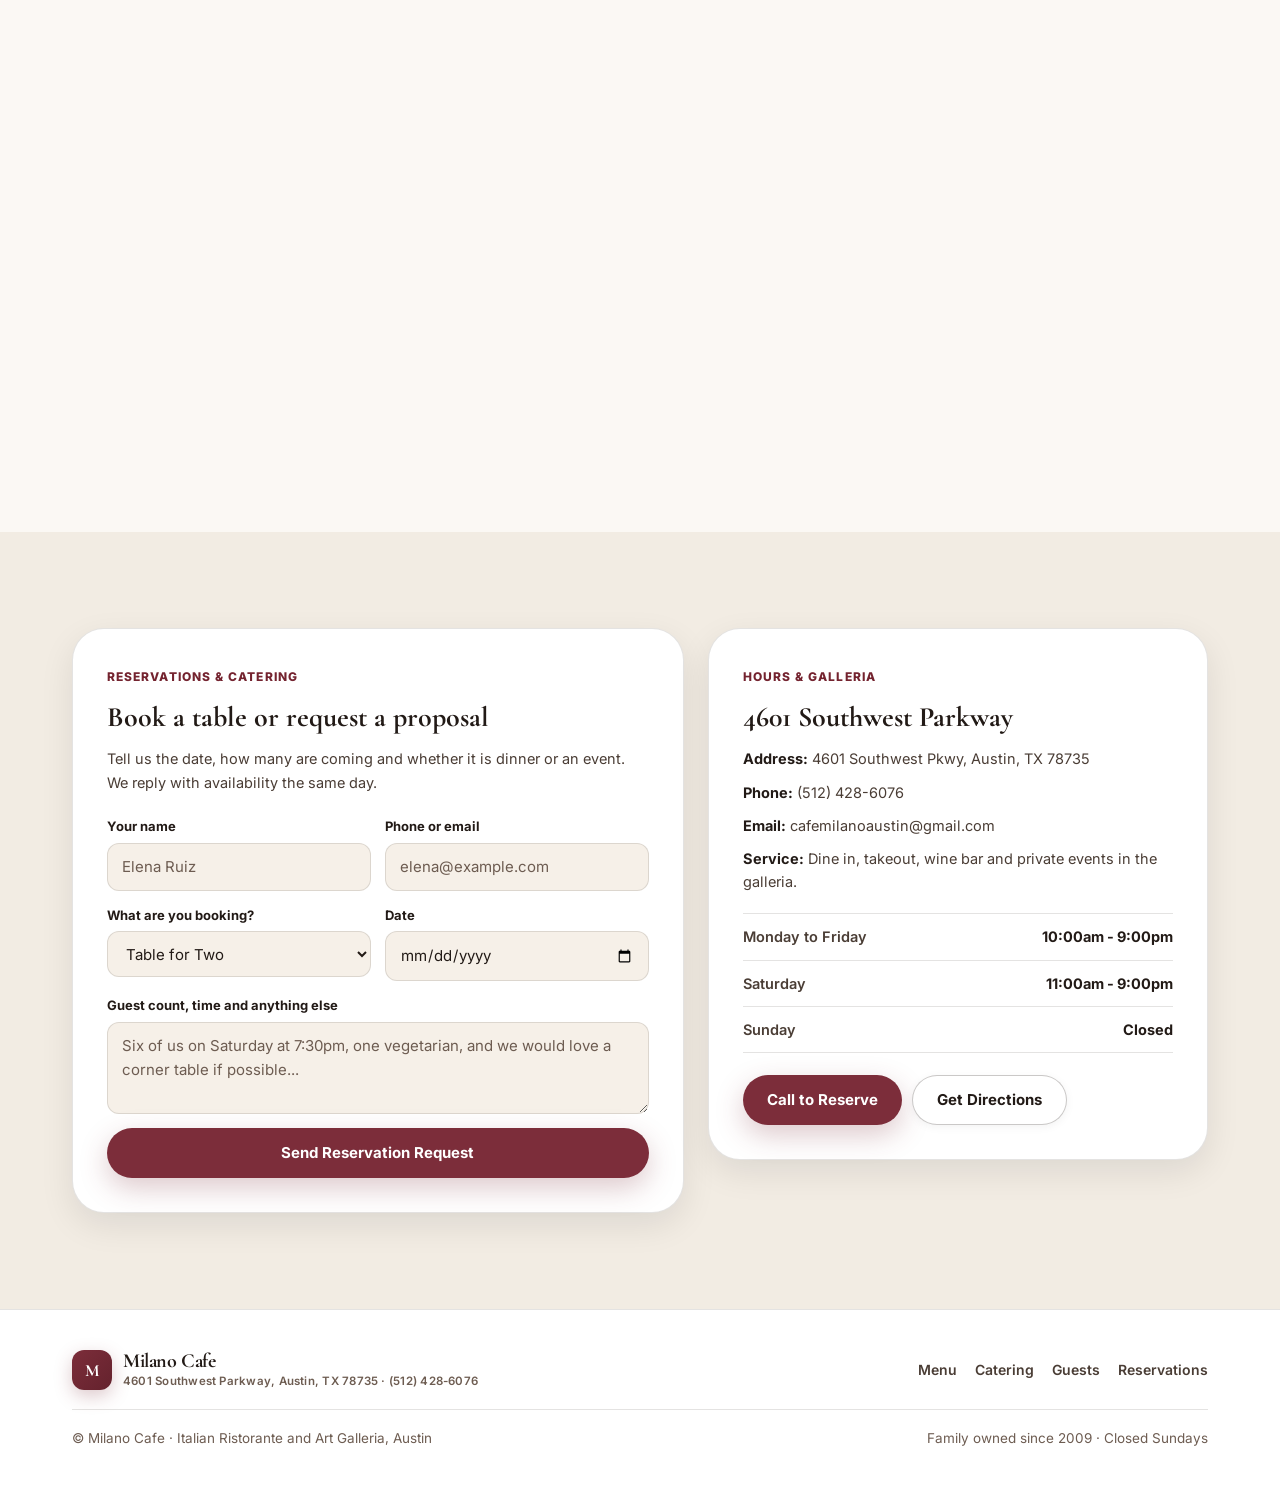
<file: milano-cafe/index.html>
<!DOCTYPE html>
<html lang="en-US" data-theme="light">
<head>
  <meta charset="UTF-8">
  <meta name="viewport" content="width=device-width, initial-scale=1.0">
  <title>Milano Cafe | Italian Ristorante, Wine Bar &amp; Art Galleria in Austin</title>
  <meta name="description" content="Family owned Italian ristorante on Southwest Parkway in Austin since 2009. Handmade ravioli, linguine frutto di mare, a curated wine list and full service catering in the art galleria.">
  <link rel="preconnect" href="https://fonts.googleapis.com">
  <link rel="preconnect" href="https://fonts.gstatic.com" crossorigin>
  <link href="https://fonts.googleapis.com/css2?family=Cormorant+Garamond:wght@600;700&family=Inter:wght@400;500;600;700&display=swap" rel="stylesheet">
  <link rel="stylesheet" href="../assets/studio-core.css">
  <style>
    :root, [data-theme="light"] {
      --font-display: 'Cormorant Garamond', Georgia, serif;
      --font-body: 'Inter', system-ui, sans-serif;
      --bg: #fbf8f4;
      --bg-alt: #f2ece3;
      --surface: #ffffff;
      --surface-2: #f6f0e8;
      --header-bg: rgba(251, 248, 244, 0.9);
      --float-bg: rgba(255, 255, 255, 0.94);
      --text: #221a16;
      --text-2: #4a3d35;
      --text-3: #6d5c51;
      --border: rgba(34, 26, 22, 0.12);
      --border-strong: rgba(34, 26, 22, 0.24);
      --accent: #7c2d3a;
      --accent-strong: #64222d;
      --accent-text: #74232f;
      --accent-soft: rgba(124, 45, 58, 0.1);
      --accent-border: rgba(124, 45, 58, 0.26);
      --accent-glow: rgba(124, 45, 58, 0.26);
      --on-accent: #ffffff;
      --accent-2: #9a7b3f;
      --accent-2-soft: rgba(154, 123, 63, 0.14);
      --accent-2-text: #7a5f2b;
      --accent-2-border: rgba(154, 123, 63, 0.3);
      --hero-orb-1: rgba(124, 45, 58, 0.12);
      --hero-orb-2: rgba(154, 123, 63, 0.14);
      --contrast-bg: #1f1a17;
      --contrast-surface: rgba(255, 255, 255, 0.06);
      --contrast-text: #fbf8f4;
      --contrast-text-2: #d9ccc1;
      --contrast-border: rgba(255, 255, 255, 0.13);
      --contrast-accent: #e0b183;
      --hero-ratio: 4 / 4.3;
      --feature-ratio: 4 / 3.1;
    }
    [data-theme="dark"] {
      --bg: #14100e;
      --bg-alt: #1c1714;
      --surface: #241d19;
      --surface-2: #2f2721;
      --header-bg: rgba(20, 16, 14, 0.9);
      --float-bg: rgba(36, 29, 25, 0.94);
      --text: #fbf8f4;
      --text-2: #ded0c5;
      --text-3: #b3a094;
      --border: rgba(255, 255, 255, 0.11);
      --border-strong: rgba(255, 255, 255, 0.23);
      --accent: #9c3a49;
      --accent-strong: #7c2d3a;
      --accent-text: #e29aa5;
      --accent-soft: rgba(226, 154, 165, 0.14);
      --accent-border: rgba(226, 154, 165, 0.3);
      --accent-glow: rgba(156, 58, 73, 0.34);
      --on-accent: #ffffff;
      --accent-2: #c8a768;
      --accent-2-soft: rgba(200, 167, 104, 0.15);
      --accent-2-text: #e2c691;
      --accent-2-border: rgba(200, 167, 104, 0.32);
      --hero-orb-1: rgba(226, 154, 165, 0.15);
      --hero-orb-2: rgba(200, 167, 104, 0.14);
      --contrast-bg: #fbf8f4;
      --contrast-surface: #ffffff;
      --contrast-text: #221a16;
      --contrast-text-2: #4a3d35;
      --contrast-border: rgba(34, 26, 22, 0.12);
      --contrast-accent: #74232f;
    }
  </style>
</head>
<body>
  <div class="proto-bar" role="region" aria-label="Prototype notice">
    <div class="proto-inner">
      <div class="proto-msg">
        <span class="proto-badge">Prototype</span>
        <span>Built for <strong>Milano Cafe</strong> by Shayan. Anything here can be customized for your restaurant.</span>
      </div>
      <div class="proto-contacts">
        <a class="proto-chip" href="mailto:shayan44wrgs@gmail.com?subject=Milano%20Cafe%20Website">
          <svg viewBox="0 0 24 24" fill="none" stroke="currentColor" stroke-width="2"><rect x="2" y="4" width="20" height="16" rx="3"/><path d="m22 7-10 6L2 7"/></svg>
          shayan44wrgs@gmail.com
        </a>
        <a class="proto-chip proto-chip--wa" href="https://wa.me/923124228811?text=Hi%20Shayan%2C%20I%20saw%20the%20Milano%20Cafe%20website%20prototype" target="_blank" rel="noopener">
          <svg viewBox="0 0 24 24" fill="none" stroke="currentColor" stroke-width="2"><path d="M22 16.92v3a2 2 0 0 1-2.18 2 19.8 19.8 0 0 1-8.63-3.07 19.5 19.5 0 0 1-6-6A19.8 19.8 0 0 1 2.12 4.18 2 2 0 0 1 4.11 2h3a2 2 0 0 1 2 1.72c.13.96.36 1.9.7 2.81a2 2 0 0 1-.45 2.11L8.09 9.91a16 16 0 0 0 6 6l1.27-1.27a2 2 0 0 1 2.11-.45c.91.34 1.85.57 2.81.7A2 2 0 0 1 22 16.92z"/></svg>
          +92 312 4228811
        </a>
      </div>
    </div>
  </div>

  <header class="site-header">
    <div class="container nav-row">
      <a href="#top" class="brand">
        <span class="brand-mark">M</span>
        <span class="brand-text">
          <span class="brand-name">Milano Cafe</span>
          <span class="brand-sub">Southwest Parkway · Austin, Texas</span>
        </span>
      </a>
      <nav class="nav-links" aria-label="Main navigation">
        <a href="#menu">Signature Menu</a>
        <a href="#reserve">Event Catering</a>
        <a href="#reviews">Guests</a>
        <a href="#visit">Hours &amp; Galleria</a>
      </nav>
      <div class="nav-actions">
        <button type="button" class="theme-btn" data-theme-toggle aria-label="Switch theme">
          <svg class="icon-moon" viewBox="0 0 24 24" fill="none" stroke="currentColor" stroke-width="2"><path d="M21 12.79A9 9 0 1 1 11.21 3a7 7 0 0 0 9.79 9.79z"/></svg>
          <svg class="icon-sun" viewBox="0 0 24 24" fill="none" stroke="currentColor" stroke-width="2"><circle cx="12" cy="12" r="4"/><path d="M12 2v2m0 16v2M4.93 4.93l1.41 1.41m11.32 11.32 1.41 1.41M2 12h2m16 0h2M4.93 19.07l1.41-1.41m11.32-11.32 1.41-1.41"/></svg>
          <span class="theme-label">Dark</span>
        </button>
        <button type="button" class="bag-btn" data-open-bag>
          <span class="bag-label">Reserve</span>
          <span class="bag-count" data-bag-count>0</span>
        </button>
        <button type="button" class="burger-btn" data-burger aria-expanded="false" aria-controls="mobileNav" aria-label="Open menu">
          <span></span><span></span><span></span>
        </button>
      </div>
    </div>
    <div class="mobile-nav" id="mobileNav">
      <div class="mobile-nav-inner">
        <div class="mobile-nav-list">
          <a href="#menu">Pasta, Secondi &amp; Wine</a>
          <a href="#catering">Catering &amp; Private Dining</a>
          <a href="#reviews">Guest Reviews</a>
          <a href="#visit">Hours, Phone &amp; Directions</a>
        </div>
      </div>
    </div>
    <div class="scroll-progress" aria-hidden="true"></div>
  </header>

  <main id="top">
    <section class="hero">
      <div class="container hero-grid">
        <div data-reveal>
          <div class="hero-pills">
            <span class="eyebrow-pill">Family Owned Since April 2009</span>
            <span class="status-pill" id="liveStatus">
              <span class="status-dot"></span>
              <span id="liveStatusText">Mon to Fri from 10am</span>
            </span>
          </div>
          <h1>Italian cooking and a quiet art galleria, <span class="accent-word">off Southwest Parkway.</span></h1>
          <p class="hero-lead">High ceilings, white tablecloths and a kitchen that has been run by the same family for over fifteen years. Handmade ravioli, coastal seafood linguine, a curated wine list and original work on the walls.</p>
          <div class="hero-ctas">
            <a href="#reserve" class="btn btn-primary">Book a Table</a>
            <a href="#catering" class="btn btn-secondary">Plan Event Catering</a>
          </div>
          <div class="hero-stats">
            <div class="stat-item">
              <strong>94%</strong>
              <span>Would recommend to a friend</span>
            </div>
            <div class="stat-item">
              <strong>2009</strong>
              <span>Same family, same kitchen</span>
            </div>
            <div class="stat-item">
              <strong>Lunch &amp; Dinner</strong>
              <span>Dine in, takeout and catering</span>
            </div>
          </div>
        </div>
        <div class="hero-media" data-reveal>
          <div class="hero-photo-wrap">
            <img src="../assets/milano-cafe-1.jpg" alt="Two handmade pasta plates on white linen with red wine, chilled beer and bread" width="960" height="1440" fetchpriority="high">
            <div class="hero-float">
              <div>
                <div class="hero-float-title">Handmade Pasta Every Service</div>
                <div class="hero-float-sub">Ravioli, linguine and lasagna made in house</div>
              </div>
              <span class="hero-float-tag">78735</span>
            </div>
          </div>
        </div>
      </div>
    </section>

    <section class="quick-strip" aria-label="Restaurant essentials">
      <div class="container quick-grid">
        <div class="quick-item">
          <div class="quick-icon"><svg viewBox="0 0 24 24" fill="none" stroke="currentColor" stroke-width="2"><path d="M21 10c0 7-9 13-9 13s-9-6-9-13a9 9 0 0 1 18 0z"/><circle cx="12" cy="10" r="3"/></svg></div>
          <div>
            <div class="quick-label">Address</div>
            <div class="quick-val">4601 Southwest Pkwy, Austin, TX 78735</div>
          </div>
        </div>
        <div class="quick-item">
          <div class="quick-icon"><svg viewBox="0 0 24 24" fill="none" stroke="currentColor" stroke-width="2"><circle cx="12" cy="12" r="10"/><path d="M12 6v6l4 2"/></svg></div>
          <div>
            <div class="quick-label">Hours</div>
            <div class="quick-val">Mon to Fri 10am to 9pm · Sat 11am to 9pm</div>
          </div>
        </div>
        <div class="quick-item">
          <div class="quick-icon"><svg viewBox="0 0 24 24" fill="none" stroke="currentColor" stroke-width="2"><path d="M22 16.92v3a2 2 0 0 1-2.18 2 19.8 19.8 0 0 1-8.63-3.07 19.5 19.5 0 0 1-6-6A19.8 19.8 0 0 1 2.12 4.18 2 2 0 0 1 4.11 2h3a2 2 0 0 1 2 1.72c.13.96.36 1.9.7 2.81a2 2 0 0 1-.45 2.11L8.09 9.91a16 16 0 0 0 6 6l1.27-1.27a2 2 0 0 1 2.11-.45c.91.34 1.85.57 2.81.7A2 2 0 0 1 22 16.92z"/></svg></div>
          <div>
            <div class="quick-label">Reservations</div>
            <div class="quick-val"><a href="tel:+15124286076">(512) 428-6076</a></div>
          </div>
        </div>
        <div class="quick-item">
          <div class="quick-icon"><svg viewBox="0 0 24 24" fill="none" stroke="currentColor" stroke-width="2"><path d="M8 3h8l-1 8H9L8 3z"/><path d="M9 11c0 4-2 5-2 8h10c0-3-2-4-2-8"/></svg></div>
          <div>
            <div class="quick-label">Inside</div>
            <div class="quick-val">Wine bar, galleria walls and private space</div>
          </div>
        </div>
      </div>
    </section>

    <section class="section" id="menu">
      <div class="container">
        <div class="section-head" data-reveal>
          <div>
            <span class="section-kicker">From Our Kitchen &amp; Wine Bar</span>
            <h2 class="section-title">The dishes our guests order again</h2>
            <p class="section-desc">Build a takeout order for pickup, or use the list as a starting point for your table tonight. The kitchen will hold your selection when you arrive.</p>
          </div>
        </div>

        <div class="filter-bar" role="tablist" aria-label="Menu categories">
          <button type="button" class="filter-tab active" data-filter="all" role="tab" aria-selected="true">All Specialties</button>
          <button type="button" class="filter-tab" data-filter="pasta" role="tab" aria-selected="false">Handmade Pasta</button>
          <button type="button" class="filter-tab" data-filter="secondi" role="tab" aria-selected="false">Secondi</button>
          <button type="button" class="filter-tab" data-filter="antipasti" role="tab" aria-selected="false">Antipasti &amp; Sharing</button>
        </div>

        <div class="menu-grid">
          <article class="menu-card" data-cat="pasta">
            <div>
              <div class="menu-top">
                <h3 class="menu-name">Lobster Ravioli</h3>
                <span class="menu-price">$26.40</span>
              </div>
              <p class="menu-desc">Pasta pillows filled with sweet lobster in a rose cream sauce with fresh herbs. The single most ordered plate in the dining room.</p>
            </div>
            <div class="menu-foot">
              <div class="menu-tags"><span class="tag tag-hot">Guest Favourite</span></div>
              <div data-slot="mi1" data-name="Lobster Ravioli" data-price="26.40"><button type="button" class="add-btn" data-add="mi1" data-name="Lobster Ravioli" data-price="26.40">+ Add</button></div>
            </div>
          </article>

          <article class="menu-card" data-cat="pasta">
            <div>
              <div class="menu-top">
                <h3 class="menu-name">Linguine Frutto di Mare</h3>
                <span class="menu-price">$27.60</span>
              </div>
              <p class="menu-desc">Coastal seafood tossed with linguine, garlic, white wine and a bright herb sauce. Order it with a glass of the Vermentino.</p>
            </div>
            <div class="menu-foot">
              <div class="menu-tags"><span class="tag">Seafood</span></div>
              <div data-slot="mi2" data-name="Linguine Frutto di Mare" data-price="27.60"><button type="button" class="add-btn" data-add="mi2" data-name="Linguine Frutto di Mare" data-price="27.60">+ Add</button></div>
            </div>
          </article>

          <article class="menu-card" data-cat="pasta">
            <div>
              <div class="menu-top">
                <h3 class="menu-name">Tortellini Gorgonzola</h3>
                <span class="menu-price">$22.80</span>
              </div>
              <p class="menu-desc">Cheese filled tortellini folded into a rich Gorgonzola cream. Rich enough that a Cabernet is the obvious move with it.</p>
            </div>
            <div class="menu-foot">
              <div class="menu-tags"><span class="tag">Vegetarian</span></div>
              <div data-slot="mi3" data-name="Tortellini Gorgonzola" data-price="22.80"><button type="button" class="add-btn" data-add="mi3" data-name="Tortellini Gorgonzola" data-price="22.80">+ Add</button></div>
            </div>
          </article>

          <article class="menu-card" data-cat="pasta">
            <div>
              <div class="menu-top">
                <h3 class="menu-name">Drunken Linguine</h3>
                <span class="menu-price">$22.80</span>
              </div>
              <p class="menu-desc">A house speciality simmered in a wine rich sauce with plenty of garlic and Italian aromatics. Simple, punchy and a steady order.</p>
            </div>
            <div class="menu-foot">
              <div class="menu-tags"><span class="tag tag-hot">House Special</span></div>
              <div data-slot="mi4" data-name="Drunken Linguine" data-price="22.80"><button type="button" class="add-btn" data-add="mi4" data-name="Drunken Linguine" data-price="22.80">+ Add</button></div>
            </div>
          </article>

          <article class="menu-card" data-cat="pasta">
            <div>
              <div class="menu-top">
                <h3 class="menu-name">Butternut Squash or Spinach Ravioli</h3>
                <span class="menu-price">$21.60</span>
              </div>
              <p class="menu-desc">Roasted butternut squash ravioli or spinach and ricotta, finished with butter and sage. Both are made in the kitchen each morning.</p>
            </div>
            <div class="menu-foot">
              <div class="menu-tags"><span class="tag">Vegetarian</span></div>
              <div data-slot="mi5" data-name="Squash or Spinach Ravioli" data-price="21.60"><button type="button" class="add-btn" data-add="mi5" data-name="Squash or Spinach Ravioli" data-price="21.60">+ Add</button></div>
            </div>
          </article>

          <article class="menu-card" data-cat="pasta">
            <div>
              <div class="menu-top">
                <h3 class="menu-name">House Meat Lasagna</h3>
                <span class="menu-price">$21.60</span>
              </div>
              <p class="menu-desc">Layered the old way and baked until the edges crisp. Also available as the Italian Flag trio if you want eggplant and pasta primavera alongside.</p>
            </div>
            <div class="menu-foot">
              <div class="menu-tags"><span class="tag">Baked to Order</span></div>
              <div data-slot="mi6" data-name="House Meat Lasagna" data-price="21.60"><button type="button" class="add-btn" data-add="mi6" data-name="House Meat Lasagna" data-price="21.60">+ Add</button></div>
            </div>
          </article>

          <article class="menu-card" data-cat="secondi">
            <div>
              <div class="menu-top">
                <h3 class="menu-name">Chicken Piccata</h3>
                <span class="menu-price">$21.60</span>
              </div>
              <p class="menu-desc">Sautéed chicken breast in a lemon butter white wine sauce with capers, served with pasta alongside. One of the lighter dinner orders.</p>
            </div>
            <div class="menu-foot">
              <div class="menu-tags"><span class="tag">Lighter Choice</span></div>
              <div data-slot="mi7" data-name="Chicken Piccata" data-price="21.60"><button type="button" class="add-btn" data-add="mi7" data-name="Chicken Piccata" data-price="21.60">+ Add</button></div>
            </div>
          </article>

          <article class="menu-card" data-cat="secondi">
            <div>
              <div class="menu-top">
                <h3 class="menu-name">Eggplant Parmigiana</h3>
                <span class="menu-price">$21.60</span>
              </div>
              <p class="menu-desc">Sliced eggplant baked golden under marinara and cheese. Pairs well with a side of pasta primavera if you are sharing the table.</p>
            </div>
            <div class="menu-foot">
              <div class="menu-tags"><span class="tag">Vegetarian</span></div>
              <div data-slot="mi8" data-name="Eggplant Parmigiana" data-price="21.60"><button type="button" class="add-btn" data-add="mi8" data-name="Eggplant Parmigiana" data-price="21.60">+ Add</button></div>
            </div>
          </article>

          <article class="menu-card" data-cat="antipasti">
            <div>
              <div class="menu-top">
                <h3 class="menu-name">Classic Bruschetta</h3>
                <span class="menu-price">$15.60</span>
              </div>
              <p class="menu-desc">Toasted artisan bread with vine ripened tomatoes, basil, garlic and good olive oil. The usual way to start a table here.</p>
            </div>
            <div class="menu-foot">
              <div class="menu-tags"><span class="tag">To Share</span><span class="tag">Vegan</span></div>
              <div data-slot="mi9" data-name="Classic Bruschetta" data-price="15.60"><button type="button" class="add-btn" data-add="mi9" data-name="Classic Bruschetta" data-price="15.60">+ Add</button></div>
            </div>
          </article>

          <article class="menu-card" data-cat="antipasti">
            <div>
              <div class="menu-top">
                <h3 class="menu-name">Catering Tray for Twelve</h3>
                <span class="menu-price">$189.00</span>
              </div>
              <p class="menu-desc">Two pasta choices from the list above, a tray of bruschetta and a mixed salad, delivered hot to your office or venue in Southwest Austin.</p>
            </div>
            <div class="menu-foot">
              <div class="menu-tags"><span class="tag tag-hot">Group Tray</span></div>
              <div data-slot="mi10" data-name="Catering Tray for Twelve" data-price="189.00"><button type="button" class="add-btn" data-add="mi10" data-name="Catering Tray for Twelve" data-price="189.00">+ Add</button></div>
            </div>
          </article>

          <article class="menu-card" data-cat="antipasti">
            <div>
              <div class="menu-top">
                <h3 class="menu-name">Wine Bar Flight of Three</h3>
                <span class="menu-price">$24.00</span>
              </div>
              <p class="menu-desc">Three pours chosen by the house, poured at the bar before dinner. Tell us what you usually drink and we will take it from there.</p>
            </div>
            <div class="menu-foot">
              <div class="menu-tags"><span class="tag">At the Bar</span><span class="tag">21+</span></div>
              <div data-slot="mi11" data-name="Wine Bar Flight" data-price="24.00"><button type="button" class="add-btn" data-add="mi11" data-name="Wine Bar Flight" data-price="24.00">+ Add</button></div>
            </div>
          </article>

          <article class="menu-card" data-cat="antipasti">
            <div>
              <div class="menu-top">
                <h3 class="menu-name">Galleria Dinner Package</h3>
                <span class="menu-price">$58.00</span>
              </div>
              <p class="menu-desc">Per guest, three courses with a glass of wine, served among the artwork for private parties of twenty or more. Ask about dates.</p>
            </div>
            <div class="menu-foot">
              <div class="menu-tags"><span class="tag">Private Dining</span></div>
              <div data-slot="mi12" data-name="Galleria Dinner Package" data-price="58.00"><button type="button" class="add-btn" data-add="mi12" data-name="Galleria Dinner Package" data-price="58.00">+ Add</button></div>
            </div>
          </article>
        </div>
      </div>
    </section>

    <section class="contrast-band" id="catering">
      <div class="container split-grid">
        <div class="feature-photo" data-reveal>
          <img src="../assets/milano-cafe-2.jpg" alt="Candlelit long Italian dining table set with white plates and glass carafes for a private event" width="1440" height="960" loading="lazy">
        </div>
        <div data-reveal>
          <span class="section-kicker">Southwest Austin &amp; Barton Creek</span>
          <h2 class="section-title">Italian catering for offices, weddings and family nights</h2>
          <p class="section-desc">Executive lunches off Southwest Parkway, rehearsal dinners, holiday parties and milestone birthdays. We bring the trays, the staff if you need them, and the same food that leaves the kitchen on a Saturday night.</p>
          <ul class="check-list">
            <li>
              <span class="check-badge">1</span>
              <div>
                <strong>Office Lunches and Client Dinners</strong>
                <span>Hot trays of ravioli, lasagna and Chicken Piccata with salads and bruschetta, set up and labelled for your guests.</span>
              </div>
            </li>
            <li>
              <span class="check-badge">2</span>
              <div>
                <strong>Weddings and Rehearsal Dinners</strong>
                <span>Full service options with a wine pairing chosen by the family, timed to your ceremony and speeches.</span>
              </div>
            </li>
            <li>
              <span class="check-badge">3</span>
              <div>
                <strong>Private Dining in the Galleria</strong>
                <span>Book the room among the original artwork for twenty to sixty guests, with a set menu built with our chef.</span>
              </div>
            </li>
          </ul>
          <a href="#reserve" class="btn btn-primary">Request a Catering Proposal</a>
        </div>
      </div>
    </section>

    <section class="section" id="reviews">
      <div class="container">
        <div class="section-head" data-reveal>
          <div>
            <span class="section-kicker">Guests Since 2009</span>
            <h2 class="section-title">Quiet rooms, generous plates, regulars who return</h2>
          </div>
        </div>
        <div class="reviews-grid">
          <article class="review-card" data-reveal>
            <div>
              <div class="stars" aria-label="5 out of 5 stars">★★★★★</div>
              <p class="review-quote">"We have been coming here for years for anniversaries. The lobster ravioli has not changed and neither has the welcome at the door. Feels like a family place."</p>
            </div>
            <div class="review-meta">Google Review · Austin regular</div>
          </article>
          <article class="review-card" data-reveal>
            <div>
              <div class="stars" aria-label="5 out of 5 stars">★★★★★</div>
              <p class="review-quote">"Booked the room for a company dinner for thirty. They handled the menu, the timing and the wine, and every plate came out hot. Easily the easiest event I have run."</p>
            </div>
            <div class="review-meta">Private dining guest · Southwest Austin</div>
          </article>
          <article class="review-card" data-reveal>
            <div>
              <div class="stars" aria-label="5 out of 5 stars">★★★★★</div>
              <p class="review-quote">"Beautiful room with real art on the walls, proper white linens, and pasta that tastes like it was made that morning because it was. Worth the drive from downtown."</p>
            </div>
            <div class="review-meta">94% recommend across 700+ reviews</div>
          </article>
        </div>
      </div>
    </section>

    <section class="section section-alt" id="reserve">
      <div class="container action-grid">
        <div class="form-card" data-reveal>
          <span class="section-kicker">Reservations &amp; Catering</span>
          <h3>Book a table or request a proposal</h3>
          <p class="form-sub">Tell us the date, how many are coming and whether it is dinner or an event. We reply with availability the same day.</p>
          <form id="inquiryForm">
            <div class="form-row">
              <div class="field">
                <label for="mi-name">Your name</label>
                <input id="mi-name" name="name" type="text" placeholder="Elena Ruiz" required>
              </div>
              <div class="field">
                <label for="mi-contact">Phone or email</label>
                <input id="mi-contact" name="contact" type="text" placeholder="elena@example.com" required>
              </div>
            </div>
            <div class="form-row">
              <div class="field">
                <label for="mi-type">What are you booking?</label>
                <select id="mi-type" name="type">
                  <option>Table for Two</option>
                  <option>Family Table or Group Dinner</option>
                  <option>Corporate / Office Catering</option>
                  <option>Private Event in the Galleria</option>
                </select>
              </div>
              <div class="field">
                <label for="mi-date">Date</label>
                <input id="mi-date" name="date" type="date" required>
              </div>
            </div>
            <div class="field">
              <label for="mi-notes">Guest count, time and anything else</label>
              <textarea id="mi-notes" name="notes" placeholder="Six of us on Saturday at 7:30pm, one vegetarian, and we would love a corner table if possible..."></textarea>
            </div>
            <button type="submit" class="btn btn-primary" style="width:100%">Send Reservation Request</button>
            <div class="confirm-box" id="inquiryConfirm" hidden></div>
          </form>
        </div>

        <aside class="visit-card" id="visit" data-reveal>
          <span class="section-kicker">Hours &amp; Galleria</span>
          <h3>4601 Southwest Parkway</h3>
          <div class="visit-detail">
            <div><strong>Address:</strong> 4601 Southwest Pkwy, Austin, TX 78735</div>
            <div><strong>Phone:</strong> <a href="tel:+15124286076">(512) 428-6076</a></div>
            <div><strong>Email:</strong> <a href="mailto:cafemilanoaustin@gmail.com">cafemilanoaustin@gmail.com</a></div>
            <div><strong>Service:</strong> Dine in, takeout, wine bar and private events in the galleria.</div>
          </div>
          <ul class="hours-list">
            <li><span>Monday to Friday</span><span>10:00am - 9:00pm</span></li>
            <li><span>Saturday</span><span>11:00am - 9:00pm</span></li>
            <li><span>Sunday</span><span>Closed</span></li>
          </ul>
          <div class="visit-actions">
            <a class="btn btn-primary" href="tel:+15124286076">Call to Reserve</a>
            <a class="btn btn-secondary" href="https://maps.google.com/?q=4601+Southwest+Pkwy+Austin+TX+78735" target="_blank" rel="noopener">Get Directions</a>
          </div>
        </aside>
      </div>
    </section>
  </main>

  <footer class="site-footer">
    <div class="container">
      <div class="footer-row">
        <div class="brand">
          <span class="brand-mark">M</span>
          <span class="brand-text">
            <span class="brand-name">Milano Cafe</span>
            <span class="brand-sub">4601 Southwest Parkway, Austin, TX 78735 · (512) 428-6076</span>
          </span>
        </div>
        <div class="footer-links">
          <a href="#menu">Menu</a>
          <a href="#catering">Catering</a>
          <a href="#reviews">Guests</a>
          <a href="#reserve">Reservations</a>
        </div>
      </div>
      <div class="footer-copy">
        <span>© Milano Cafe · Italian Ristorante and Art Galleria, Austin</span>
        <span>Family owned since 2009 · Closed Sundays</span>
      </div>
    </div>
  </footer>

  <div class="mobile-dock" aria-label="Quick actions">
    <button type="button" class="btn btn-primary" data-open-bag>Reserve (<span data-bag-count>0</span>)</button>
    <a href="tel:+15124286076" class="btn btn-secondary">Call Us</a>
  </div>

  <div class="drawer-backdrop" id="drawerBackdrop"></div>
  <aside class="drawer" id="bagDrawer" aria-hidden="true" aria-label="Table and takeout selection">
    <div class="drawer-head">
      <h3>Your Selection</h3>
      <button type="button" class="close-btn" data-close-bag aria-label="Close">×</button>
    </div>
    <div class="drawer-body" id="bagItems"></div>
    <form class="drawer-foot" id="pickupForm" hidden>
      <div id="drawerFoot">
        <div class="subtotal-row"><span>Estimated total</span><span id="bagSubtotal">$0.00</span></div>
        <div class="drawer-fields">
          <input type="text" name="customer" placeholder="Your name" required aria-label="Your name">
          <select name="pickup_time" aria-label="When">
            <option>Tonight, 6:30pm</option>
            <option>Tonight, 8:00pm</option>
            <option>Tomorrow lunch</option>
            <option>Call me to arrange</option>
          </select>
        </div>
        <input type="text" class="drawer-note" name="notes" placeholder="Party size, occasion or allergies" aria-label="Notes">
        <button type="submit" class="btn btn-primary" style="width:100%">Request This Order</button>
      </div>
    </form>
  </aside>
  <div class="toast" id="toast" role="status" aria-live="polite"></div>

  <script>
    window.SHOP_CONFIG = {
      slug: 'milano-cafe',
      currency: '$',
      tz: 'America/Chicago',
      fallbackHours: 'Mon to Fri 10am - 9pm',
      hours: { 0:null, 1:[600,1260], 2:[600,1260], 3:[600,1260], 4:[600,1260], 5:[600,1260], 6:[660,1260] }
    };
  </script>
  <script src="../assets/studio-core.js"></script>
</body>
</html>
</file>
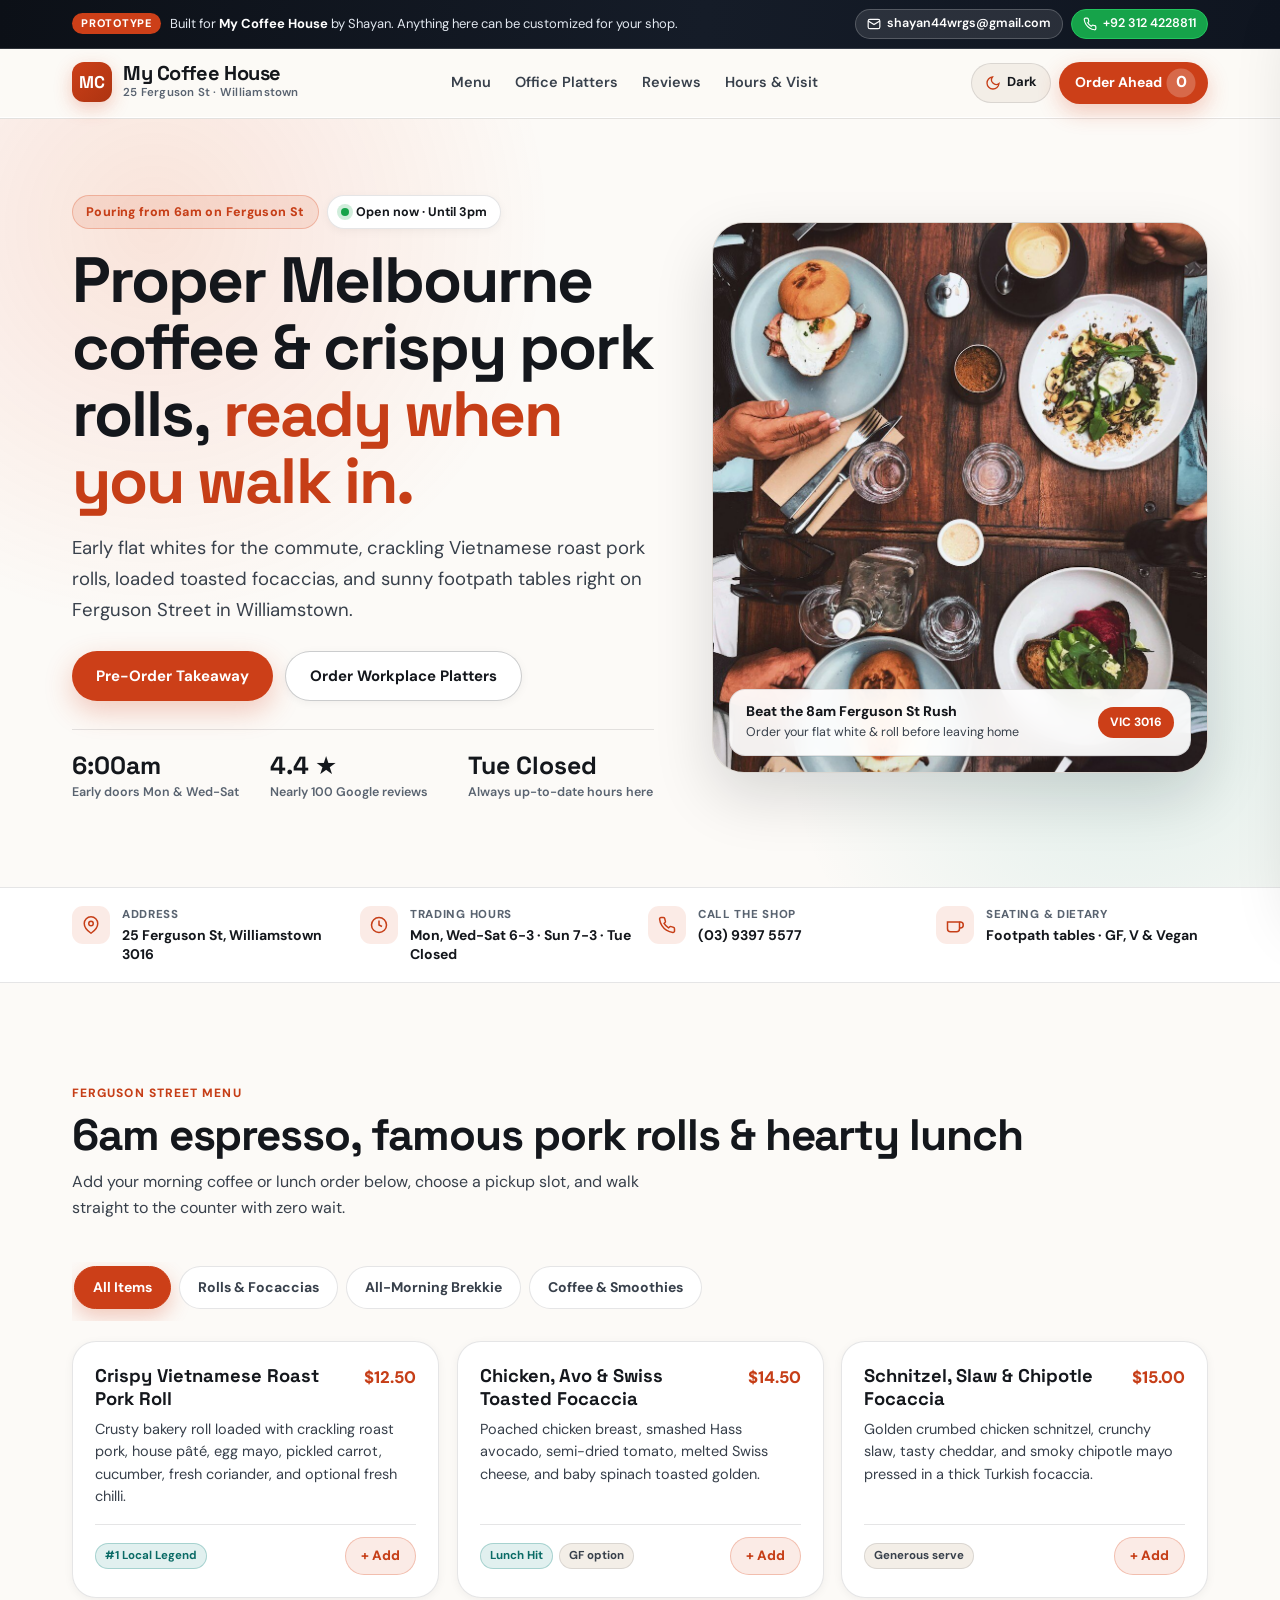
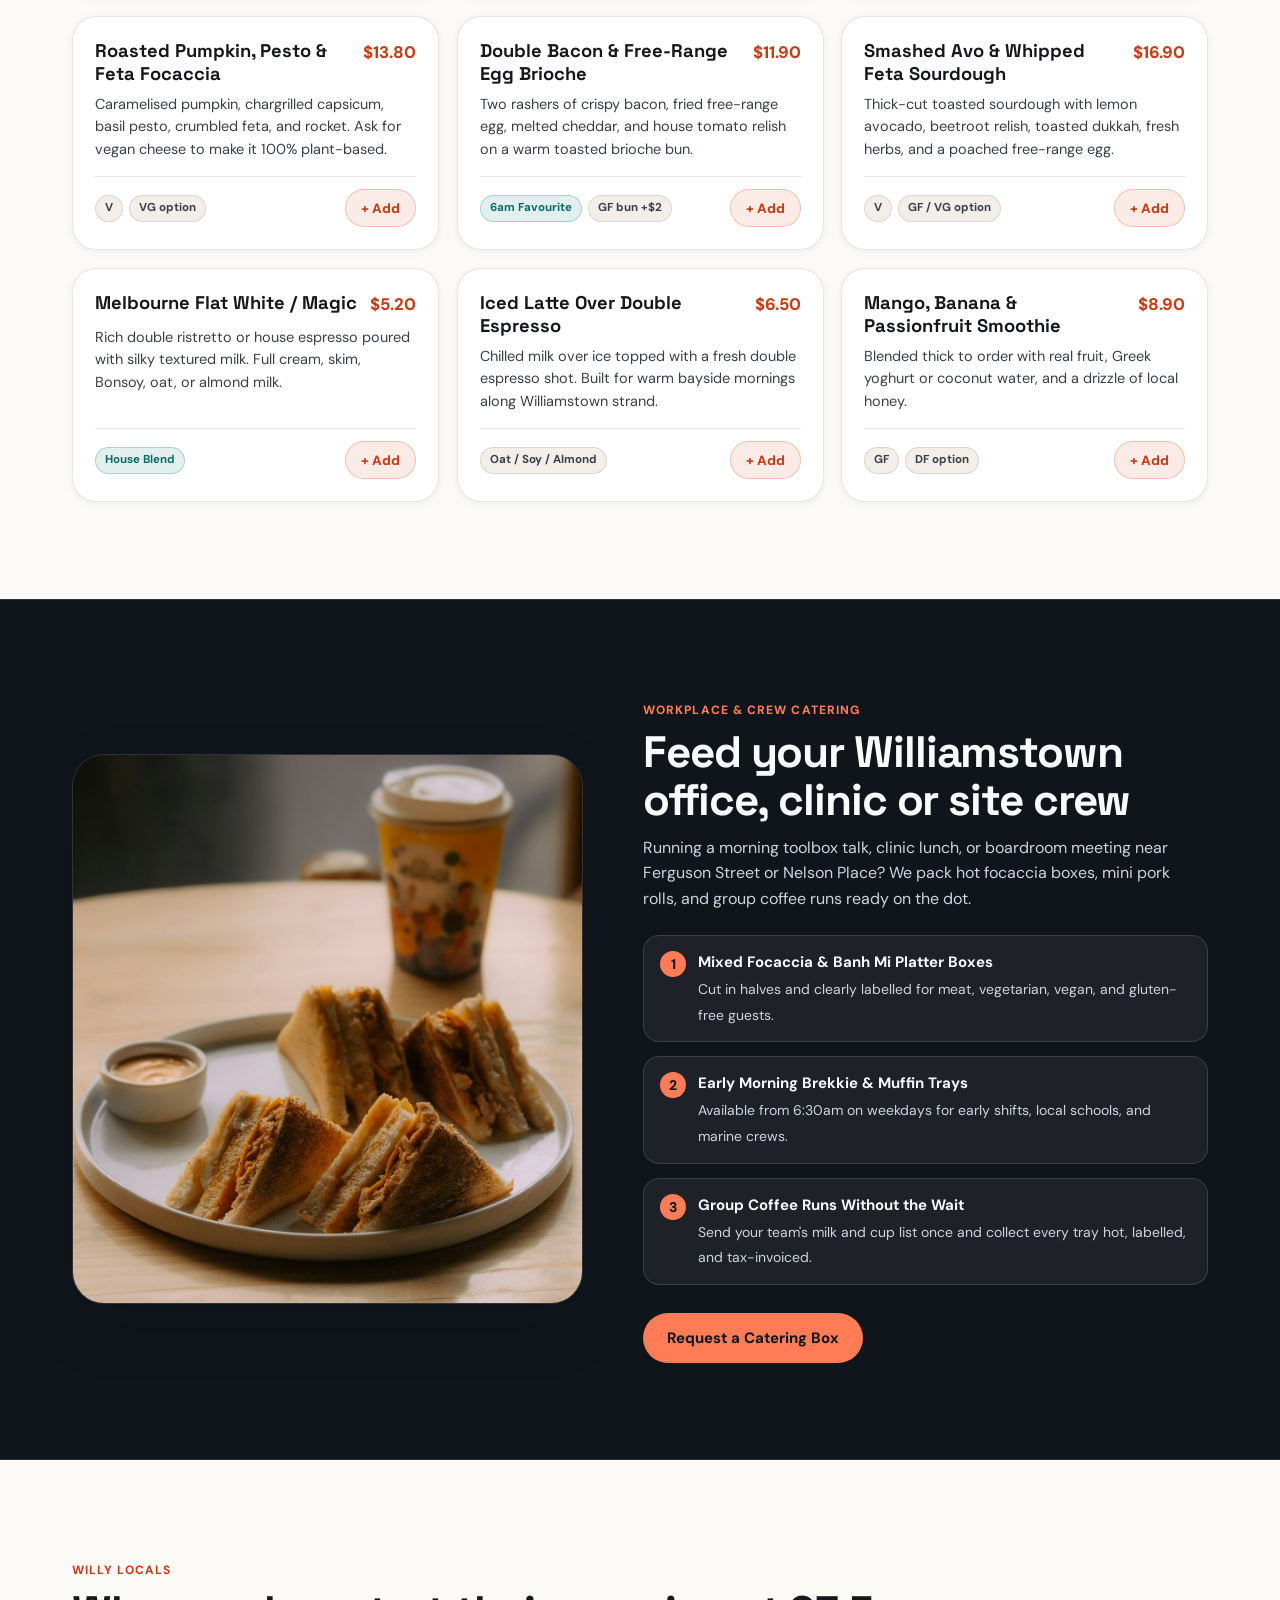
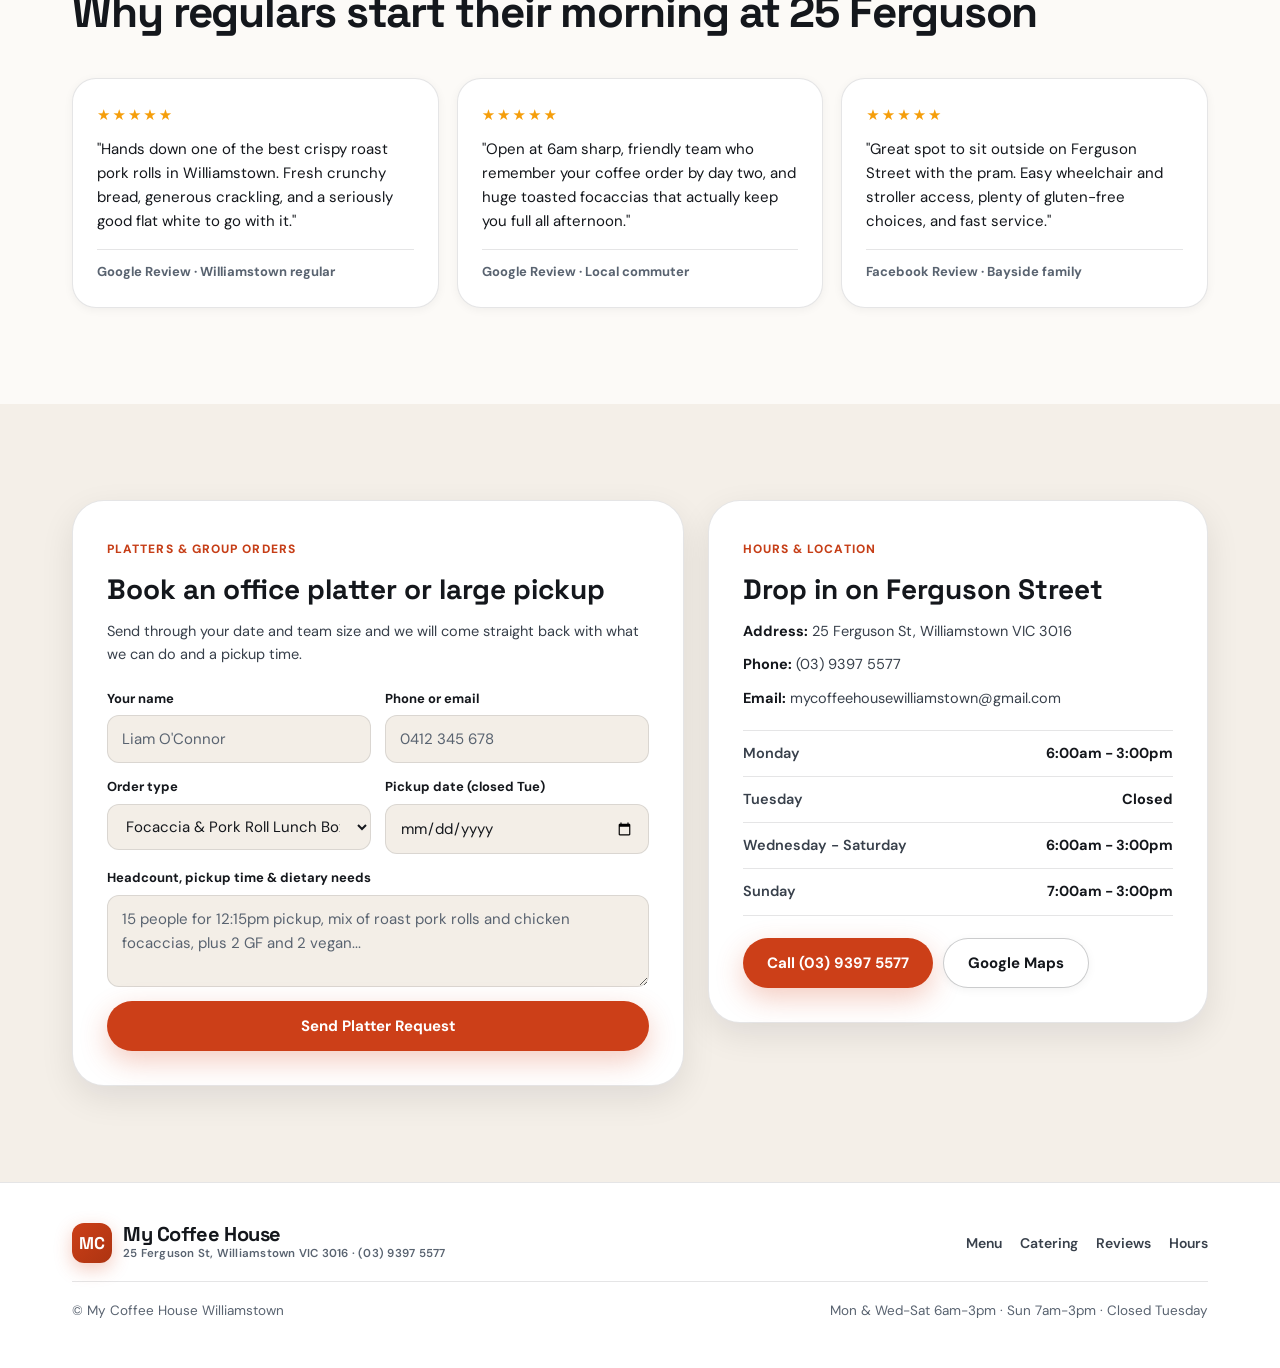
<file: my-coffee-house/index.html>
<!DOCTYPE html>
<html lang="en-AU" data-theme="light">
<head>
  <meta charset="UTF-8">
  <meta name="viewport" content="width=device-width, initial-scale=1.0">
  <title>My Coffee House | 25 Ferguson St, Williamstown VIC</title>
  <meta name="description" content="6am Melbourne espresso, crispy Vietnamese roast pork rolls, generous toasted focaccias, all-morning brekkie, and office catering on Ferguson Street, Williamstown.">
  <link rel="preconnect" href="https://fonts.googleapis.com">
  <link rel="preconnect" href="https://fonts.gstatic.com" crossorigin>
  <link href="https://fonts.googleapis.com/css2?family=DM+Sans:wght@400;500;600;700;800&family=Space+Grotesk:wght@600;700&display=swap" rel="stylesheet">
  <link rel="stylesheet" href="../assets/studio-core.css">
  <style>
    :root, [data-theme="light"] {
      --font-display: 'Space Grotesk', system-ui, sans-serif;
      --font-body: 'DM Sans', system-ui, sans-serif;
      --bg: #fcfaf7;
      --bg-alt: #f4efe8;
      --surface: #ffffff;
      --surface-2: #f3eee7;
      --header-bg: rgba(252, 250, 247, 0.89);
      --float-bg: rgba(255, 255, 255, 0.93);
      --text: #14171c;
      --text-2: #38404b;
      --text-3: #596370;
      --border: rgba(20, 23, 28, 0.11);
      --border-strong: rgba(20, 23, 28, 0.22);
      --accent: #cc3f18;
      --accent-strong: #ad3411;
      --accent-text: #c63e17;
      --accent-soft: rgba(217, 72, 31, 0.11);
      --accent-border: rgba(217, 72, 31, 0.28);
      --accent-glow: rgba(217, 72, 31, 0.28);
      --on-accent: #ffffff;
      --accent-2: #0d827c;
      --accent-2-soft: rgba(13, 130, 124, 0.12);
      --accent-2-text: #0a6b66;
      --accent-2-border: rgba(13, 130, 124, 0.28);
      --hero-orb-1: rgba(234, 88, 43, 0.14);
      --hero-orb-2: rgba(13, 148, 136, 0.12);
      --contrast-bg: #10151b;
      --contrast-surface: rgba(255, 255, 255, 0.06);
      --contrast-text: #f8fafc;
      --contrast-text-2: #cbd5e1;
      --contrast-border: rgba(255, 255, 255, 0.13);
      --contrast-accent: #ff7c57;
      --hero-ratio: 4 / 4.45;
      --feature-ratio: 4 / 4.3;
    }
    [data-theme="dark"] {
      --bg: #0c0f14;
      --bg-alt: #12171f;
      --surface: #171d27;
      --surface-2: #202835;
      --header-bg: rgba(12, 15, 20, 0.89);
      --float-bg: rgba(23, 29, 39, 0.93);
      --text: #f8fafc;
      --text-2: #cbd5e1;
      --text-3: #94a3b8;
      --border: rgba(255, 255, 255, 0.11);
      --border-strong: rgba(255, 255, 255, 0.22);
      --accent: #cc3f18;
      --accent-strong: #b83915;
      --accent-text: #ff7f5c;
      --accent-soft: rgba(255, 127, 92, 0.14);
      --accent-border: rgba(255, 127, 92, 0.3);
      --accent-glow: rgba(234, 83, 40, 0.36);
      --on-accent: #ffffff;
      --accent-2: #2dd4bf;
      --accent-2-soft: rgba(45, 212, 191, 0.14);
      --accent-2-text: #5eead4;
      --accent-2-border: rgba(45, 212, 191, 0.3);
      --hero-orb-1: rgba(234, 83, 40, 0.18);
      --hero-orb-2: rgba(45, 212, 191, 0.12);
      --contrast-bg: #fcfaf7;
      --contrast-surface: #ffffff;
      --contrast-text: #14171c;
      --contrast-text-2: #38404b;
      --contrast-border: rgba(20, 23, 28, 0.12);
      --contrast-accent: #c63e17;
    }
  </style>
</head>
<body>
  <div class="proto-bar" role="region" aria-label="Prototype notice">
    <div class="proto-inner">
      <div class="proto-msg">
        <span class="proto-badge">Prototype</span>
        <span>Built for <strong>My Coffee House</strong> by Shayan. Anything here can be customized for your shop.</span>
      </div>
      <div class="proto-contacts">
        <a class="proto-chip" href="mailto:shayan44wrgs@gmail.com?subject=My%20Coffee%20House%20Website">
          <svg viewBox="0 0 24 24" fill="none" stroke="currentColor" stroke-width="2"><rect x="2" y="4" width="20" height="16" rx="3"/><path d="m22 7-10 6L2 7"/></svg>
          shayan44wrgs@gmail.com
        </a>
        <a class="proto-chip proto-chip--wa" href="https://wa.me/923124228811?text=Hi%20Shayan%2C%20I%20saw%20the%20My%20Coffee%20House%20website%20prototype" target="_blank" rel="noopener">
          <svg viewBox="0 0 24 24" fill="none" stroke="currentColor" stroke-width="2"><path d="M22 16.92v3a2 2 0 0 1-2.18 2 19.8 19.8 0 0 1-8.63-3.07 19.5 19.5 0 0 1-6-6A19.8 19.8 0 0 1 2.12 4.18 2 2 0 0 1 4.11 2h3a2 2 0 0 1 2 1.72c.13.96.36 1.9.7 2.81a2 2 0 0 1-.45 2.11L8.09 9.91a16 16 0 0 0 6 6l1.27-1.27a2 2 0 0 1 2.11-.45c.91.34 1.85.57 2.81.7A2 2 0 0 1 22 16.92z"/></svg>
          +92 312 4228811
        </a>
      </div>
    </div>
  </div>

  <header class="site-header">
    <div class="container nav-row">
      <a href="#top" class="brand">
        <span class="brand-mark">MC</span>
        <span class="brand-text">
          <span class="brand-name">My Coffee House</span>
          <span class="brand-sub">25 Ferguson St · Williamstown</span>
        </span>
      </a>
      <nav class="nav-links" aria-label="Main navigation">
        <a href="#menu">Menu</a>
        <a href="#catering">Office Platters</a>
        <a href="#reviews">Reviews</a>
        <a href="#visit">Hours &amp; Visit</a>
      </nav>
      <div class="nav-actions">
        <button type="button" class="theme-btn" data-theme-toggle aria-label="Switch theme">
          <svg class="icon-moon" viewBox="0 0 24 24" fill="none" stroke="currentColor" stroke-width="2"><path d="M21 12.79A9 9 0 1 1 11.21 3a7 7 0 0 0 9.79 9.79z"/></svg>
          <svg class="icon-sun" viewBox="0 0 24 24" fill="none" stroke="currentColor" stroke-width="2"><circle cx="12" cy="12" r="4"/><path d="M12 2v2m0 16v2M4.93 4.93l1.41 1.41m11.32 11.32 1.41 1.41M2 12h2m16 0h2M4.93 19.07l1.41-1.41m11.32-11.32 1.41-1.41"/></svg>
          <span class="theme-label">Dark</span>
        </button>
        <button type="button" class="bag-btn" data-open-bag>
          <span class="bag-label">Order Ahead</span>
          <span class="bag-count" data-bag-count>0</span>
        </button>
        <button type="button" class="burger-btn" data-burger aria-expanded="false" aria-controls="mobileNav" aria-label="Open menu">
          <span></span><span></span><span></span>
        </button>
      </div>
    </div>
    <div class="mobile-nav" id="mobileNav">
      <div class="mobile-nav-inner">
        <div class="mobile-nav-list">
          <a href="#menu">Coffee, Pork Rolls &amp; Brekkie</a>
          <a href="#catering">Williamstown Office Platters</a>
          <a href="#reviews">What Locals Say</a>
          <a href="#visit">Hours, Phone &amp; Directions</a>
        </div>
      </div>
    </div>
    <div class="scroll-progress" aria-hidden="true"></div>
  </header>

  <main id="top">
    <section class="hero">
      <div class="container hero-grid">
        <div data-reveal>
          <div class="hero-pills">
            <span class="eyebrow-pill">Pouring from 6am on Ferguson St</span>
            <span class="status-pill" id="liveStatus">
              <span class="status-dot"></span>
              <span id="liveStatusText">Mon &amp; Wed-Sat 6am-3pm · Sun 7am-3pm</span>
            </span>
          </div>
          <h1>Proper Melbourne coffee &amp; crispy pork rolls, <span class="accent-word">ready when you walk in.</span></h1>
          <p class="hero-lead">Early flat whites for the commute, crackling Vietnamese roast pork rolls, loaded toasted focaccias, and sunny footpath tables right on Ferguson Street in Williamstown.</p>
          <div class="hero-ctas">
            <a href="#menu" class="btn btn-primary">Pre-Order Takeaway</a>
            <a href="#visit" class="btn btn-secondary">Order Workplace Platters</a>
          </div>
          <div class="hero-stats">
            <div class="stat-item">
              <strong>6:00am</strong>
              <span>Early doors Mon &amp; Wed-Sat</span>
            </div>
            <div class="stat-item">
              <strong>4.4 ★</strong>
              <span>Nearly 100 Google reviews</span>
            </div>
            <div class="stat-item">
              <strong>Tue Closed</strong>
              <span>Always up-to-date hours here</span>
            </div>
          </div>
        </div>
        <div class="hero-media" data-reveal>
          <div class="hero-photo-wrap">
            <img src="../assets/my-coffee-house-1.jpg" alt="Melbourne café table with flat white coffee, bacon and egg brioche rolls, smashed avocado sourdough, and poached eggs" width="1000" height="1363" fetchpriority="high">
            <div class="hero-float">
              <div>
                <div class="hero-float-title">Beat the 8am Ferguson St Rush</div>
                <div class="hero-float-sub">Order your flat white &amp; roll before leaving home</div>
              </div>
              <span class="hero-float-tag">VIC 3016</span>
            </div>
          </div>
        </div>
      </div>
    </section>

    <section class="quick-strip" aria-label="Café essentials">
      <div class="container quick-grid">
        <div class="quick-item">
          <div class="quick-icon"><svg viewBox="0 0 24 24" fill="none" stroke="currentColor" stroke-width="2"><path d="M21 10c0 7-9 13-9 13s-9-6-9-13a9 9 0 0 1 18 0z"/><circle cx="12" cy="10" r="3"/></svg></div>
          <div>
            <div class="quick-label">Address</div>
            <div class="quick-val">25 Ferguson St, Williamstown 3016</div>
          </div>
        </div>
        <div class="quick-item">
          <div class="quick-icon"><svg viewBox="0 0 24 24" fill="none" stroke="currentColor" stroke-width="2"><circle cx="12" cy="12" r="10"/><path d="M12 6v6l4 2"/></svg></div>
          <div>
            <div class="quick-label">Trading hours</div>
            <div class="quick-val">Mon, Wed-Sat 6-3 · Sun 7-3 · Tue Closed</div>
          </div>
        </div>
        <div class="quick-item">
          <div class="quick-icon"><svg viewBox="0 0 24 24" fill="none" stroke="currentColor" stroke-width="2"><path d="M22 16.92v3a2 2 0 0 1-2.18 2 19.8 19.8 0 0 1-8.63-3.07 19.5 19.5 0 0 1-6-6A19.8 19.8 0 0 1 2.12 4.18 2 2 0 0 1 4.11 2h3a2 2 0 0 1 2 1.72c.13.96.36 1.9.7 2.81a2 2 0 0 1-.45 2.11L8.09 9.91a16 16 0 0 0 6 6l1.27-1.27a2 2 0 0 1 2.11-.45c.91.34 1.85.57 2.81.7A2 2 0 0 1 22 16.92z"/></svg></div>
          <div>
            <div class="quick-label">Call the shop</div>
            <div class="quick-val"><a href="tel:+61393975577">(03) 9397 5577</a></div>
          </div>
        </div>
        <div class="quick-item">
          <div class="quick-icon"><svg viewBox="0 0 24 24" fill="none" stroke="currentColor" stroke-width="2"><path d="M18 8h1a4 4 0 0 1 0 8h-1"/><path d="M2 8h16v9a4 4 0 0 1-4 4H6a4 4 0 0 1-4-4V8z"/></svg></div>
          <div>
            <div class="quick-label">Seating &amp; dietary</div>
            <div class="quick-val">Footpath tables · GF, V &amp; Vegan</div>
          </div>
        </div>
      </div>
    </section>

    <section class="section" id="menu">
      <div class="container">
        <div class="section-head" data-reveal>
          <div>
            <span class="section-kicker">Ferguson Street Menu</span>
            <h2 class="section-title">6am espresso, famous pork rolls &amp; hearty lunch</h2>
            <p class="section-desc">Add your morning coffee or lunch order below, choose a pickup slot, and walk straight to the counter with zero wait.</p>
          </div>
        </div>

        <div class="filter-bar" role="tablist" aria-label="Menu categories">
          <button type="button" class="filter-tab active" data-filter="all" role="tab" aria-selected="true">All Items</button>
          <button type="button" class="filter-tab" data-filter="rolls" role="tab" aria-selected="false">Rolls &amp; Focaccias</button>
          <button type="button" class="filter-tab" data-filter="brekkie" role="tab" aria-selected="false">All-Morning Brekkie</button>
          <button type="button" class="filter-tab" data-filter="coffee" role="tab" aria-selected="false">Coffee &amp; Smoothies</button>
        </div>

        <div class="menu-grid">
          <article class="menu-card" data-cat="rolls">
            <div>
              <div class="menu-top">
                <h3 class="menu-name">Crispy Vietnamese Roast Pork Roll</h3>
                <span class="menu-price">$12.50</span>
              </div>
              <p class="menu-desc">Crusty bakery roll loaded with crackling roast pork, house pâté, egg mayo, pickled carrot, cucumber, fresh coriander, and optional fresh chilli.</p>
            </div>
            <div class="menu-foot">
              <div class="menu-tags"><span class="tag tag-hot">#1 Local Legend</span></div>
              <div data-slot="mc1" data-name="Crispy Roast Pork Roll" data-price="12.50"><button type="button" class="add-btn" data-add="mc1" data-name="Crispy Roast Pork Roll" data-price="12.50">+ Add</button></div>
            </div>
          </article>

          <article class="menu-card" data-cat="rolls">
            <div>
              <div class="menu-top">
                <h3 class="menu-name">Chicken, Avo &amp; Swiss Toasted Focaccia</h3>
                <span class="menu-price">$14.50</span>
              </div>
              <p class="menu-desc">Poached chicken breast, smashed Hass avocado, semi-dried tomato, melted Swiss cheese, and baby spinach toasted golden.</p>
            </div>
            <div class="menu-foot">
              <div class="menu-tags"><span class="tag tag-hot">Lunch Hit</span><span class="tag">GF option</span></div>
              <div data-slot="mc2" data-name="Chicken & Avo Focaccia" data-price="14.50"><button type="button" class="add-btn" data-add="mc2" data-name="Chicken & Avo Focaccia" data-price="14.50">+ Add</button></div>
            </div>
          </article>

          <article class="menu-card" data-cat="rolls">
            <div>
              <div class="menu-top">
                <h3 class="menu-name">Schnitzel, Slaw &amp; Chipotle Focaccia</h3>
                <span class="menu-price">$15.00</span>
              </div>
              <p class="menu-desc">Golden crumbed chicken schnitzel, crunchy slaw, tasty cheddar, and smoky chipotle mayo pressed in a thick Turkish focaccia.</p>
            </div>
            <div class="menu-foot">
              <div class="menu-tags"><span class="tag">Generous serve</span></div>
              <div data-slot="mc3" data-name="Schnitzel Focaccia" data-price="15.00"><button type="button" class="add-btn" data-add="mc3" data-name="Schnitzel Focaccia" data-price="15.00">+ Add</button></div>
            </div>
          </article>

          <article class="menu-card" data-cat="rolls">
            <div>
              <div class="menu-top">
                <h3 class="menu-name">Roasted Pumpkin, Pesto &amp; Feta Focaccia</h3>
                <span class="menu-price">$13.80</span>
              </div>
              <p class="menu-desc">Caramelised pumpkin, chargrilled capsicum, basil pesto, crumbled feta, and rocket. Ask for vegan cheese to make it 100% plant-based.</p>
            </div>
            <div class="menu-foot">
              <div class="menu-tags"><span class="tag">V</span><span class="tag">VG option</span></div>
              <div data-slot="mc4" data-name="Pumpkin & Pesto Focaccia" data-price="13.80"><button type="button" class="add-btn" data-add="mc4" data-name="Pumpkin & Pesto Focaccia" data-price="13.80">+ Add</button></div>
            </div>
          </article>

          <article class="menu-card" data-cat="brekkie">
            <div>
              <div class="menu-top">
                <h3 class="menu-name">Double Bacon &amp; Free-Range Egg Brioche</h3>
                <span class="menu-price">$11.90</span>
              </div>
              <p class="menu-desc">Two rashers of crispy bacon, fried free-range egg, melted cheddar, and house tomato relish on a warm toasted brioche bun.</p>
            </div>
            <div class="menu-foot">
              <div class="menu-tags"><span class="tag tag-hot">6am Favourite</span><span class="tag">GF bun +$2</span></div>
              <div data-slot="mc5" data-name="Bacon & Egg Brioche" data-price="11.90"><button type="button" class="add-btn" data-add="mc5" data-name="Bacon & Egg Brioche" data-price="11.90">+ Add</button></div>
            </div>
          </article>

          <article class="menu-card" data-cat="brekkie">
            <div>
              <div class="menu-top">
                <h3 class="menu-name">Smashed Avo &amp; Whipped Feta Sourdough</h3>
                <span class="menu-price">$16.90</span>
              </div>
              <p class="menu-desc">Thick-cut toasted sourdough with lemon avocado, beetroot relish, toasted dukkah, fresh herbs, and a poached free-range egg.</p>
            </div>
            <div class="menu-foot">
              <div class="menu-tags"><span class="tag">V</span><span class="tag">GF / VG option</span></div>
              <div data-slot="mc6" data-name="Smashed Avo Sourdough" data-price="16.90"><button type="button" class="add-btn" data-add="mc6" data-name="Smashed Avo Sourdough" data-price="16.90">+ Add</button></div>
            </div>
          </article>

          <article class="menu-card" data-cat="coffee">
            <div>
              <div class="menu-top">
                <h3 class="menu-name">Melbourne Flat White / Magic</h3>
                <span class="menu-price">$5.20</span>
              </div>
              <p class="menu-desc">Rich double ristretto or house espresso poured with silky textured milk. Full cream, skim, Bonsoy, oat, or almond milk.</p>
            </div>
            <div class="menu-foot">
              <div class="menu-tags"><span class="tag tag-hot">House Blend</span></div>
              <div data-slot="mc7" data-name="Melbourne Flat White" data-price="5.20"><button type="button" class="add-btn" data-add="mc7" data-name="Melbourne Flat White" data-price="5.20">+ Add</button></div>
            </div>
          </article>

          <article class="menu-card" data-cat="coffee">
            <div>
              <div class="menu-top">
                <h3 class="menu-name">Iced Latte Over Double Espresso</h3>
                <span class="menu-price">$6.50</span>
              </div>
              <p class="menu-desc">Chilled milk over ice topped with a fresh double espresso shot. Built for warm bayside mornings along Williamstown strand.</p>
            </div>
            <div class="menu-foot">
              <div class="menu-tags"><span class="tag">Oat / Soy / Almond</span></div>
              <div data-slot="mc8" data-name="Iced Latte" data-price="6.50"><button type="button" class="add-btn" data-add="mc8" data-name="Iced Latte" data-price="6.50">+ Add</button></div>
            </div>
          </article>

          <article class="menu-card" data-cat="coffee">
            <div>
              <div class="menu-top">
                <h3 class="menu-name">Mango, Banana &amp; Passionfruit Smoothie</h3>
                <span class="menu-price">$8.90</span>
              </div>
              <p class="menu-desc">Blended thick to order with real fruit, Greek yoghurt or coconut water, and a drizzle of local honey.</p>
            </div>
            <div class="menu-foot">
              <div class="menu-tags"><span class="tag">GF</span><span class="tag">DF option</span></div>
              <div data-slot="mc9" data-name="Mango Passionfruit Smoothie" data-price="8.90"><button type="button" class="add-btn" data-add="mc9" data-name="Mango Passionfruit Smoothie" data-price="8.90">+ Add</button></div>
            </div>
          </article>
        </div>
      </div>
    </section>

    <section class="contrast-band" id="catering">
      <div class="container split-grid">
        <div class="feature-photo" data-reveal>
          <img src="../assets/my-coffee-house-2.jpg" alt="Freshly toasted café sandwich triangles with house dipping sauce and takeaway coffee cup" width="1152" height="1440" loading="lazy">
        </div>
        <div data-reveal>
          <span class="section-kicker">Workplace &amp; Crew Catering</span>
          <h2 class="section-title">Feed your Williamstown office, clinic or site crew</h2>
          <p class="section-desc">Running a morning toolbox talk, clinic lunch, or boardroom meeting near Ferguson Street or Nelson Place? We pack hot focaccia boxes, mini pork rolls, and group coffee runs ready on the dot.</p>
          <ul class="check-list">
            <li>
              <span class="check-badge">1</span>
              <div>
                <strong>Mixed Focaccia &amp; Banh Mi Platter Boxes</strong>
                <span>Cut in halves and clearly labelled for meat, vegetarian, vegan, and gluten-free guests.</span>
              </div>
            </li>
            <li>
              <span class="check-badge">2</span>
              <div>
                <strong>Early Morning Brekkie &amp; Muffin Trays</strong>
                <span>Available from 6:30am on weekdays for early shifts, local schools, and marine crews.</span>
              </div>
            </li>
            <li>
              <span class="check-badge">3</span>
              <div>
                <strong>Group Coffee Runs Without the Wait</strong>
                <span>Send your team's milk and cup list once and collect every tray hot, labelled, and tax-invoiced.</span>
              </div>
            </li>
          </ul>
          <a href="#visit" class="btn btn-primary">Request a Catering Box</a>
        </div>
      </div>
    </section>

    <section class="section" id="reviews">
      <div class="container">
        <div class="section-head" data-reveal>
          <div>
            <span class="section-kicker">Willy Locals</span>
            <h2 class="section-title">Why regulars start their morning at 25 Ferguson</h2>
          </div>
        </div>
        <div class="reviews-grid">
          <article class="review-card" data-reveal>
            <div>
              <div class="stars" aria-label="5 out of 5 stars">★★★★★</div>
              <p class="review-quote">"Hands down one of the best crispy roast pork rolls in Williamstown. Fresh crunchy bread, generous crackling, and a seriously good flat white to go with it."</p>
            </div>
            <div class="review-meta">Google Review · Williamstown regular</div>
          </article>
          <article class="review-card" data-reveal>
            <div>
              <div class="stars" aria-label="5 out of 5 stars">★★★★★</div>
              <p class="review-quote">"Open at 6am sharp, friendly team who remember your coffee order by day two, and huge toasted focaccias that actually keep you full all afternoon."</p>
            </div>
            <div class="review-meta">Google Review · Local commuter</div>
          </article>
          <article class="review-card" data-reveal>
            <div>
              <div class="stars" aria-label="5 out of 5 stars">★★★★★</div>
              <p class="review-quote">"Great spot to sit outside on Ferguson Street with the pram. Easy wheelchair and stroller access, plenty of gluten-free choices, and fast service."</p>
            </div>
            <div class="review-meta">Facebook Review · Bayside family</div>
          </article>
        </div>
      </div>
    </section>

    <section class="section section-alt" id="visit">
      <div class="container action-grid">
        <div class="form-card" data-reveal>
          <span class="section-kicker">Platters &amp; Group Orders</span>
          <h3>Book an office platter or large pickup</h3>
          <p class="form-sub">Send through your date and team size and we will come straight back with what we can do and a pickup time.</p>
          <form id="inquiryForm">
            <div class="form-row">
              <div class="field">
                <label for="mc-name">Your name</label>
                <input id="mc-name" name="name" type="text" placeholder="Liam O'Connor" required>
              </div>
              <div class="field">
                <label for="mc-phone">Phone or email</label>
                <input id="mc-phone" name="contact" type="text" placeholder="0412 345 678" required>
              </div>
            </div>
            <div class="form-row">
              <div class="field">
                <label for="mc-type">Order type</label>
                <select id="mc-type" name="type">
                  <option>Focaccia &amp; Pork Roll Lunch Box</option>
                  <option>Early Morning Brekkie &amp; Pastry Tray</option>
                  <option>Office Group Coffee Run (10+ cups)</option>
                  <option>Weekend Family / Club Platter</option>
                </select>
              </div>
              <div class="field">
                <label for="mc-date">Pickup date (closed Tue)</label>
                <input id="mc-date" name="date" type="date" required>
              </div>
            </div>
            <div class="field">
              <label for="mc-notes">Headcount, pickup time &amp; dietary needs</label>
              <textarea id="mc-notes" name="notes" placeholder="15 people for 12:15pm pickup, mix of roast pork rolls and chicken focaccias, plus 2 GF and 2 vegan..."></textarea>
            </div>
            <button type="submit" class="btn btn-primary" style="width:100%">Send Platter Request</button>
            <div class="confirm-box" id="inquiryConfirm" hidden></div>
          </form>
        </div>

        <aside class="visit-card" data-reveal>
          <span class="section-kicker">Hours &amp; Location</span>
          <h3>Drop in on Ferguson Street</h3>
          <div class="visit-detail">
            <div><strong>Address:</strong> 25 Ferguson St, Williamstown VIC 3016</div>
            <div><strong>Phone:</strong> <a href="tel:+61393975577">(03) 9397 5577</a></div>
            <div><strong>Email:</strong> <a href="mailto:mycoffeehousewilliamstown@gmail.com">mycoffeehousewilliamstown@gmail.com</a></div>
          </div>
          <ul class="hours-list">
            <li><span>Monday</span><span>6:00am - 3:00pm</span></li>
            <li><span>Tuesday</span><span>Closed</span></li>
            <li><span>Wednesday - Saturday</span><span>6:00am - 3:00pm</span></li>
            <li><span>Sunday</span><span>7:00am - 3:00pm</span></li>
          </ul>
          <div class="visit-actions">
            <a class="btn btn-primary" href="tel:+61393975577">Call (03) 9397 5577</a>
            <a class="btn btn-secondary" href="https://maps.google.com/?q=25+Ferguson+St+Williamstown+VIC+3016" target="_blank" rel="noopener">Google Maps</a>
          </div>
        </aside>
      </div>
    </section>
  </main>

  <footer class="site-footer">
    <div class="container">
      <div class="footer-row">
        <div class="brand">
          <span class="brand-mark">MC</span>
          <span class="brand-text">
            <span class="brand-name">My Coffee House</span>
            <span class="brand-sub">25 Ferguson St, Williamstown VIC 3016 · (03) 9397 5577</span>
          </span>
        </div>
        <div class="footer-links">
          <a href="#menu">Menu</a>
          <a href="#catering">Catering</a>
          <a href="#reviews">Reviews</a>
          <a href="#visit">Hours</a>
        </div>
      </div>
      <div class="footer-copy">
        <span>© My Coffee House Williamstown</span>
        <span>Mon &amp; Wed-Sat 6am-3pm · Sun 7am-3pm · Closed Tuesday</span>
      </div>
    </div>
  </footer>

  <div class="mobile-dock" aria-label="Quick actions">
    <button type="button" class="btn btn-primary" data-open-bag>Order Ahead (<span data-bag-count>0</span>)</button>
    <a href="tel:+61393975577" class="btn btn-secondary">Call Café</a>
  </div>

  <div class="drawer-backdrop" id="drawerBackdrop"></div>
  <aside class="drawer" id="bagDrawer" aria-hidden="true" aria-label="Takeaway pickup bag">
    <div class="drawer-head">
      <h3>Your Takeaway Order</h3>
      <button type="button" class="close-btn" data-close-bag aria-label="Close bag">×</button>
    </div>
    <div class="drawer-body" id="bagItems"></div>
    <form class="drawer-foot" id="pickupForm" hidden>
      <div id="drawerFoot">
        <div class="subtotal-row"><span>Total (AUD)</span><span id="bagSubtotal">$0.00</span></div>
        <div class="drawer-fields">
          <input type="text" name="customer" placeholder="Your name" required aria-label="Your name">
          <select name="pickup_time" aria-label="Pickup time">
            <option>Ready in 10 mins</option>
            <option>Ready in 20 mins</option>
            <option>7:30am Commute</option>
            <option>12:15pm Lunch</option>
          </select>
        </div>
        <input type="text" class="drawer-note" name="notes" placeholder="Milk, chilli on pork roll, or GF request" aria-label="Order notes">
        <button type="submit" class="btn btn-primary" style="width:100%">Send Pickup Order</button>
      </div>
    </form>
  </aside>
  <div class="toast" id="toast" role="status" aria-live="polite"></div>

  <script>
    window.SHOP_CONFIG = {
      slug: 'my-coffee-house',
      currency: '$',
      tz: 'Australia/Melbourne',
      fallbackHours: 'Mon & Wed-Sat 6am-3pm · Sun 7am-3pm',
      hours: { 0:[420,900], 1:[360,900], 2:null, 3:[360,900], 4:[360,900], 5:[360,900], 6:[360,900] }
    };
  </script>
  <script src="../assets/studio-core.js"></script>
</body>
</html>
</file>
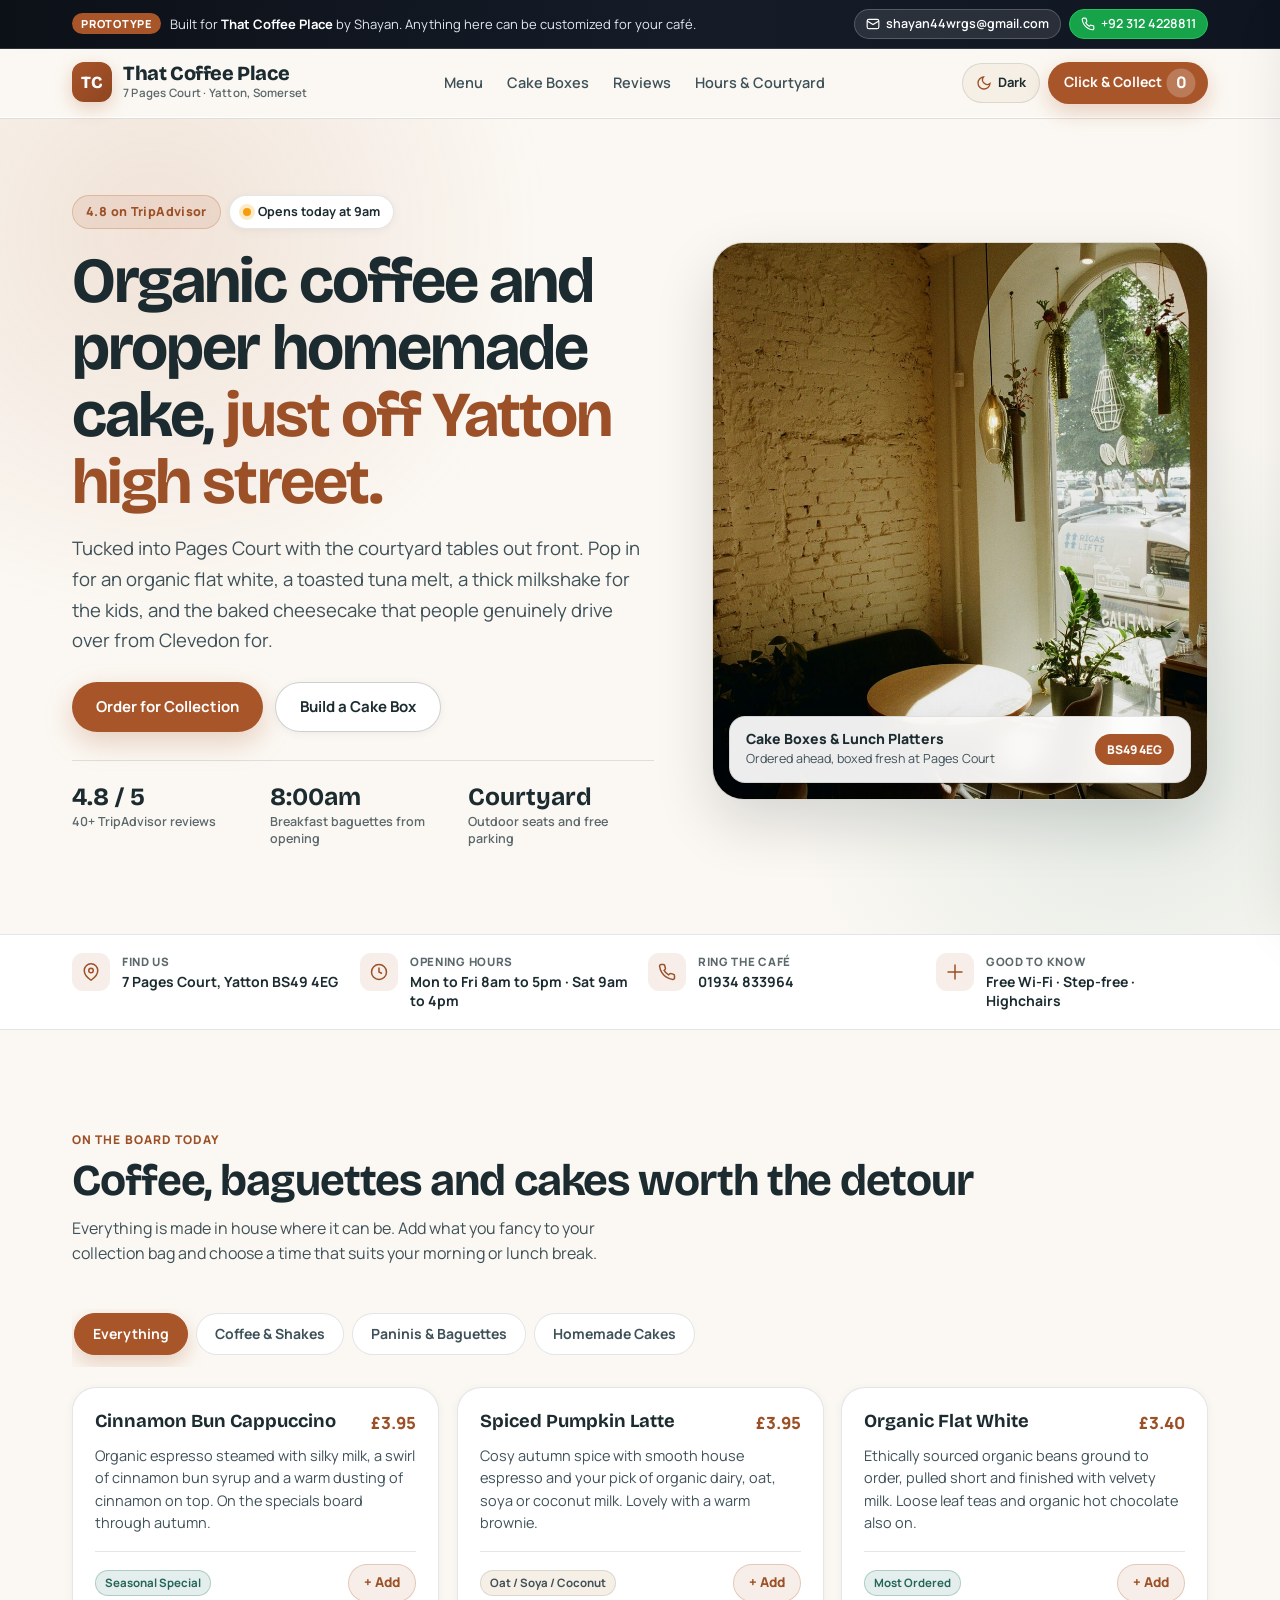
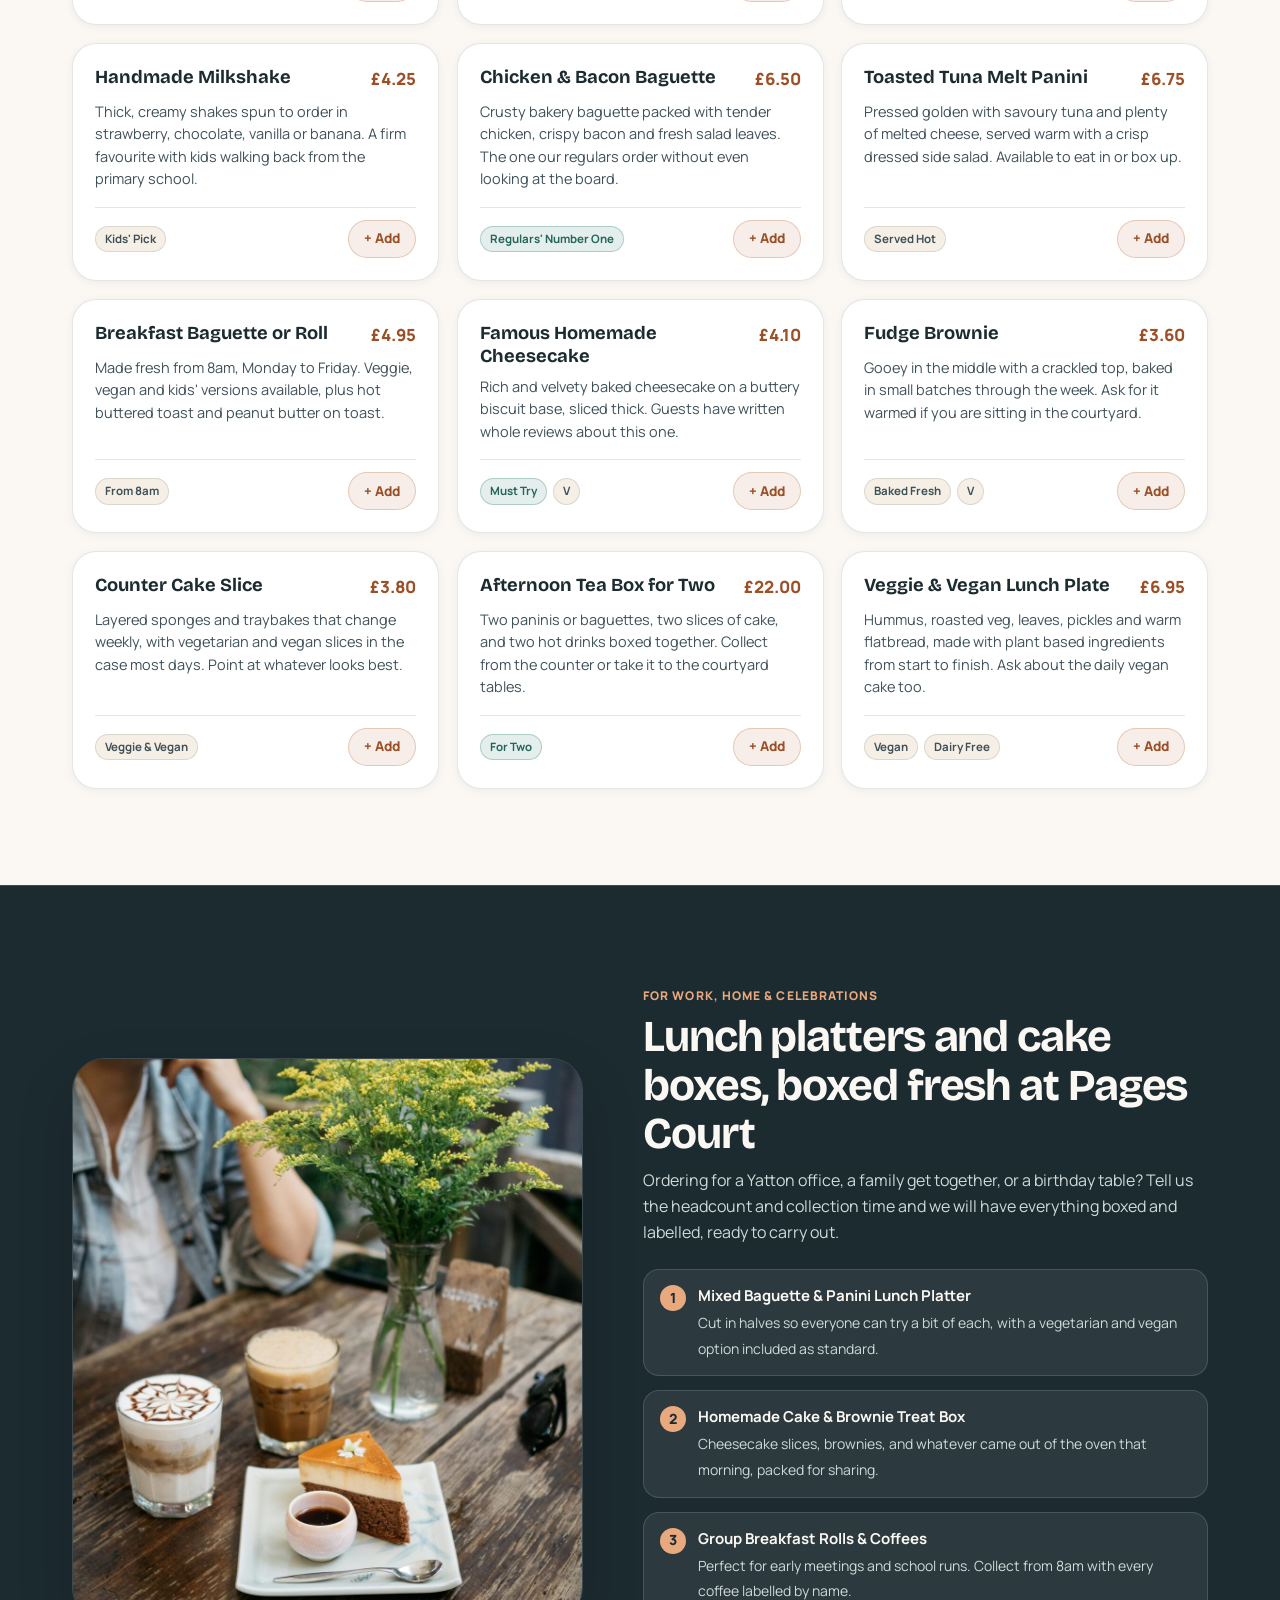
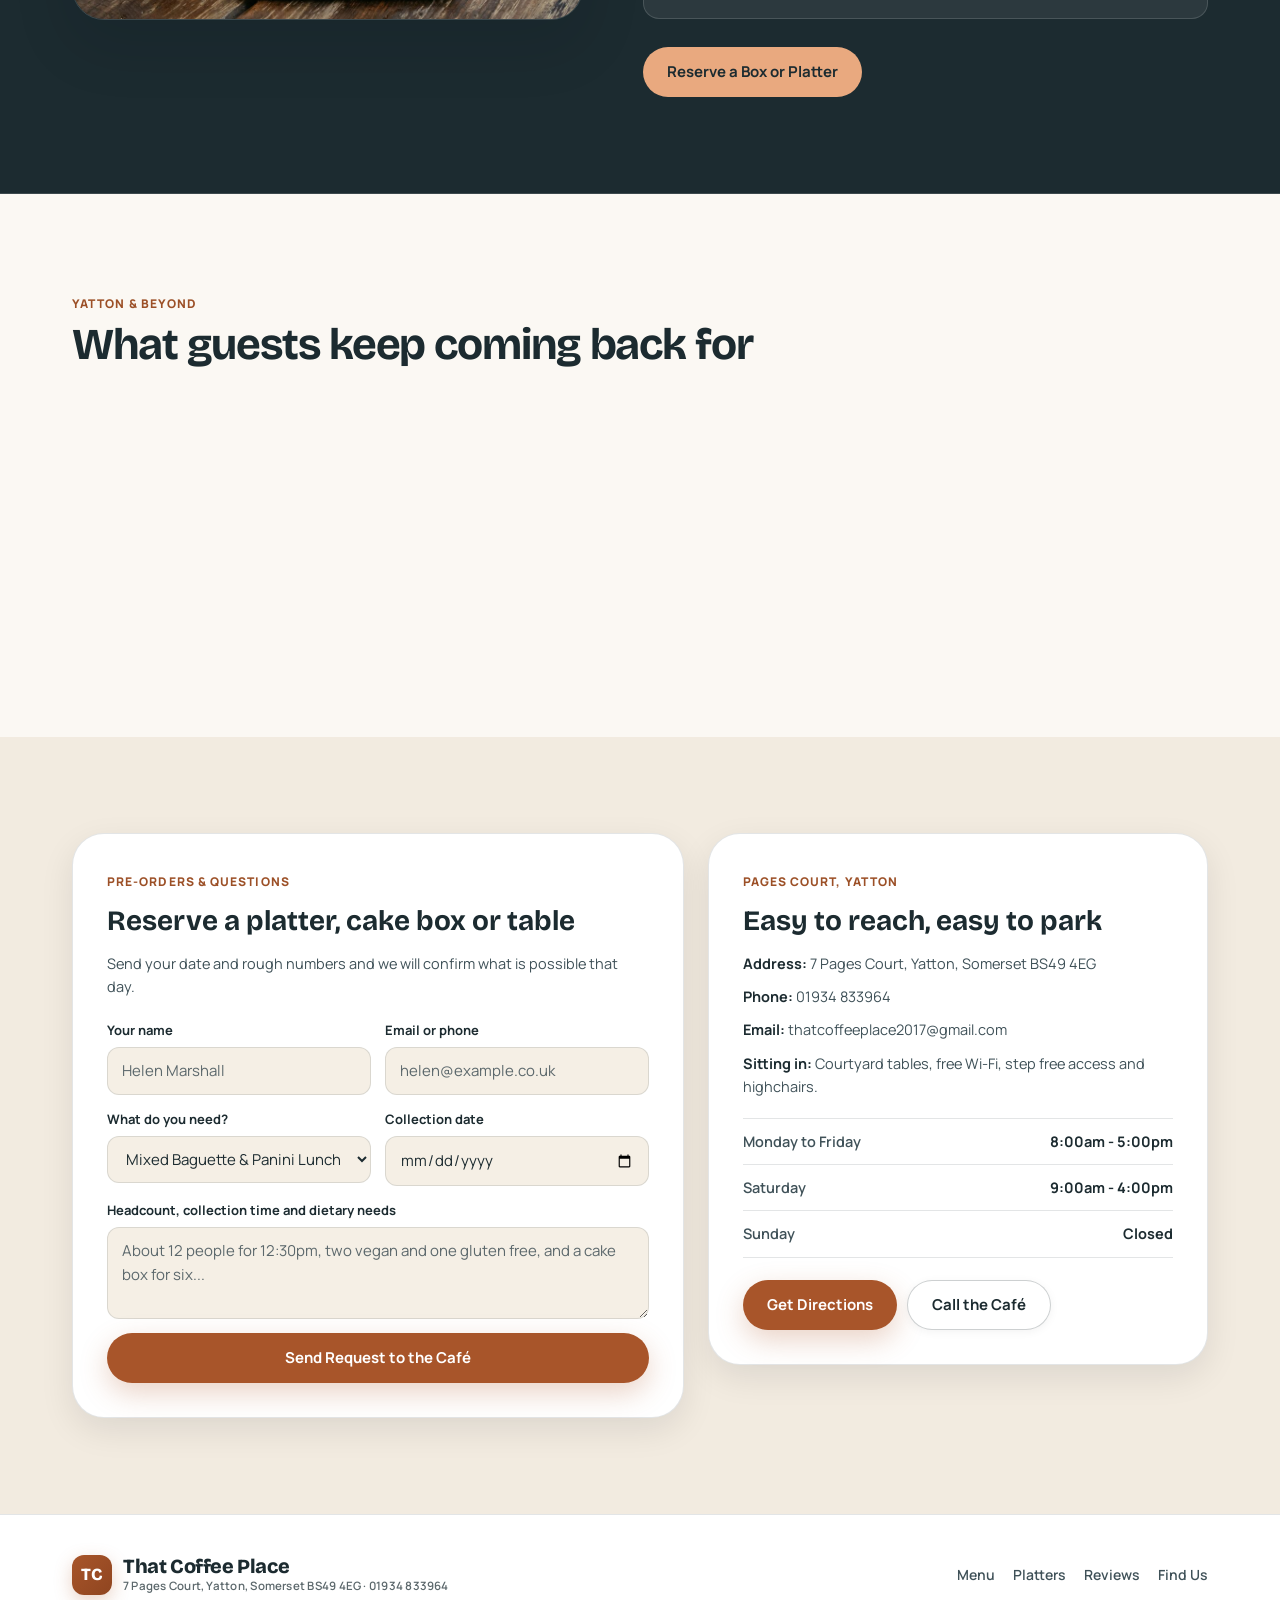
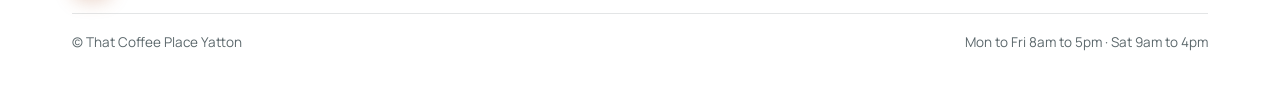
<file: that-coffee-place/index.html>
<!DOCTYPE html>
<html lang="en-GB" data-theme="light">
<head>
  <meta charset="UTF-8">
  <meta name="viewport" content="width=device-width, initial-scale=1.0">
  <title>That Coffee Place | Organic Coffee &amp; Homemade Cakes, Pages Court Yatton</title>
  <meta name="description" content="Independent courtyard café in Pages Court, Yatton. Organic espresso, homemade cheesecake and brownies, toasted paninis, stacked baguettes and thick milkshakes. Order ahead for collection.">
  <link rel="preconnect" href="https://fonts.googleapis.com">
  <link rel="preconnect" href="https://fonts.gstatic.com" crossorigin>
  <link href="https://fonts.googleapis.com/css2?family=Bricolage+Grotesque:opsz,wght@12..96,700;12..96,800&family=Manrope:wght@400;500;600;700;800&display=swap" rel="stylesheet">
  <link rel="stylesheet" href="../assets/studio-core.css">
  <style>
    :root, [data-theme="light"] {
      --font-display: 'Bricolage Grotesque', Georgia, serif;
      --font-body: 'Manrope', system-ui, sans-serif;
      --bg: #fbf8f3;
      --bg-alt: #f2ebe0;
      --surface: #ffffff;
      --surface-2: #f5efe5;
      --header-bg: rgba(251, 248, 243, 0.89);
      --float-bg: rgba(255, 255, 255, 0.93);
      --text: #1c2b30;
      --text-2: #3f5158;
      --text-3: #5c686c;
      --border: rgba(28, 43, 48, 0.12);
      --border-strong: rgba(28, 43, 48, 0.22);
      --accent: #a8552a;
      --accent-strong: #8f4520;
      --accent-text: #9c5027;
      --accent-soft: rgba(181, 98, 53, 0.11);
      --accent-border: rgba(181, 98, 53, 0.28);
      --accent-glow: rgba(181, 98, 53, 0.28);
      --on-accent: #ffffff;
      --accent-2: #2f7d6d;
      --accent-2-soft: rgba(47, 125, 109, 0.13);
      --accent-2-text: #24655a;
      --accent-2-border: rgba(47, 125, 109, 0.3);
      --hero-orb-1: rgba(181, 98, 53, 0.14);
      --hero-orb-2: rgba(47, 125, 109, 0.12);
      --contrast-bg: #1c2b30;
      --contrast-surface: rgba(255, 255, 255, 0.07);
      --contrast-text: #fbf8f3;
      --contrast-text-2: #cfd9d9;
      --contrast-border: rgba(255, 255, 255, 0.14);
      --contrast-accent: #e9a97f;
      --hero-ratio: 4 / 4.5;
      --feature-ratio: 4 / 4.4;
    }
    [data-theme="dark"] {
      --bg: #12191c;
      --bg-alt: #192328;
      --surface: #1d282d;
      --surface-2: #26343a;
      --header-bg: rgba(18, 25, 28, 0.9);
      --float-bg: rgba(29, 40, 45, 0.94);
      --text: #f6f2ea;
      --text-2: #cbd6d6;
      --text-3: #9dafae;
      --border: rgba(255, 255, 255, 0.12);
      --border-strong: rgba(255, 255, 255, 0.24);
      --accent: #a8552a;
      --accent-strong: #8f4520;
      --accent-text: #eda87c;
      --accent-soft: rgba(237, 168, 124, 0.14);
      --accent-border: rgba(237, 168, 124, 0.3);
      --accent-glow: rgba(201, 117, 66, 0.34);
      --on-accent: #ffffff;
      --accent-2: #4fb8a2;
      --accent-2-soft: rgba(79, 184, 162, 0.14);
      --accent-2-text: #6fd2bd;
      --accent-2-border: rgba(79, 184, 162, 0.3);
      --hero-orb-1: rgba(237, 168, 124, 0.17);
      --hero-orb-2: rgba(79, 184, 162, 0.13);
      --contrast-bg: #fbf8f3;
      --contrast-surface: #ffffff;
      --contrast-text: #1c2b30;
      --contrast-text-2: #3f5158;
      --contrast-border: rgba(28, 43, 48, 0.13);
      --contrast-accent: #9c5027;
    }
  </style>
</head>
<body>
  <div class="proto-bar" role="region" aria-label="Prototype notice">
    <div class="proto-inner">
      <div class="proto-msg">
        <span class="proto-badge">Prototype</span>
        <span>Built for <strong>That Coffee Place</strong> by Shayan. Anything here can be customized for your café.</span>
      </div>
      <div class="proto-contacts">
        <a class="proto-chip" href="mailto:shayan44wrgs@gmail.com?subject=That%20Coffee%20Place%20Website">
          <svg viewBox="0 0 24 24" fill="none" stroke="currentColor" stroke-width="2"><rect x="2" y="4" width="20" height="16" rx="3"/><path d="m22 7-10 6L2 7"/></svg>
          shayan44wrgs@gmail.com
        </a>
        <a class="proto-chip proto-chip--wa" href="https://wa.me/923124228811?text=Hi%20Shayan%2C%20I%20looked%20at%20the%20That%20Coffee%20Place%20website%20prototype" target="_blank" rel="noopener">
          <svg viewBox="0 0 24 24" fill="none" stroke="currentColor" stroke-width="2"><path d="M22 16.92v3a2 2 0 0 1-2.18 2 19.8 19.8 0 0 1-8.63-3.07 19.5 19.5 0 0 1-6-6A19.8 19.8 0 0 1 2.12 4.18 2 2 0 0 1 4.11 2h3a2 2 0 0 1 2 1.72c.13.96.36 1.9.7 2.81a2 2 0 0 1-.45 2.11L8.09 9.91a16 16 0 0 0 6 6l1.27-1.27a2 2 0 0 1 2.11-.45c.91.34 1.85.57 2.81.7A2 2 0 0 1 22 16.92z"/></svg>
          +92 312 4228811
        </a>
      </div>
    </div>
  </div>

  <header class="site-header">
    <div class="container nav-row">
      <a href="#top" class="brand">
        <span class="brand-mark">TC</span>
        <span class="brand-text">
          <span class="brand-name">That Coffee Place</span>
          <span class="brand-sub">7 Pages Court · Yatton, Somerset</span>
        </span>
      </a>
      <nav class="nav-links" aria-label="Main navigation">
        <a href="#menu">Menu</a>
        <a href="#platters">Cake Boxes</a>
        <a href="#reviews">Reviews</a>
        <a href="#visit">Hours &amp; Courtyard</a>
      </nav>
      <div class="nav-actions">
        <button type="button" class="theme-btn" data-theme-toggle aria-label="Switch theme">
          <svg class="icon-moon" viewBox="0 0 24 24" fill="none" stroke="currentColor" stroke-width="2"><path d="M21 12.79A9 9 0 1 1 11.21 3a7 7 0 0 0 9.79 9.79z"/></svg>
          <svg class="icon-sun" viewBox="0 0 24 24" fill="none" stroke="currentColor" stroke-width="2"><circle cx="12" cy="12" r="4"/><path d="M12 2v2m0 16v2M4.93 4.93l1.41 1.41m11.32 11.32 1.41 1.41M2 12h2m16 0h2M4.93 19.07l1.41-1.41m11.32-11.32 1.41-1.41"/></svg>
          <span class="theme-label">Dark</span>
        </button>
        <button type="button" class="bag-btn" data-open-bag>
          <span class="bag-label">Click &amp; Collect</span>
          <span class="bag-count" data-bag-count>0</span>
        </button>
        <button type="button" class="burger-btn" data-burger aria-expanded="false" aria-controls="mobileNav" aria-label="Open menu">
          <span></span><span></span><span></span>
        </button>
      </div>
    </div>
    <div class="mobile-nav" id="mobileNav">
      <div class="mobile-nav-inner">
        <div class="mobile-nav-list">
          <a href="#menu">Coffee, Paninis &amp; Cakes</a>
          <a href="#platters">Lunch Platters &amp; Cake Boxes</a>
          <a href="#reviews">TripAdvisor Reviews</a>
          <a href="#visit">Pages Court &amp; Hours</a>
        </div>
      </div>
    </div>
    <div class="scroll-progress" aria-hidden="true"></div>
  </header>

  <main id="top">
    <section class="hero">
      <div class="container hero-grid">
        <div data-reveal>
          <div class="hero-pills">
            <span class="eyebrow-pill">4.8 on TripAdvisor</span>
            <span class="status-pill" id="liveStatus">
              <span class="status-dot"></span>
              <span id="liveStatusText">Mon to Fri 8am to 5pm</span>
            </span>
          </div>
          <h1>Organic coffee and proper homemade cake, <span class="accent-word">just off Yatton high street.</span></h1>
          <p class="hero-lead">Tucked into Pages Court with the courtyard tables out front. Pop in for an organic flat white, a toasted tuna melt, a thick milkshake for the kids, and the baked cheesecake that people genuinely drive over from Clevedon for.</p>
          <div class="hero-ctas">
            <a href="#menu" class="btn btn-primary">Order for Collection</a>
            <a href="#platters" class="btn btn-secondary">Build a Cake Box</a>
          </div>
          <div class="hero-stats">
            <div class="stat-item">
              <strong>4.8 / 5</strong>
              <span>40+ TripAdvisor reviews</span>
            </div>
            <div class="stat-item">
              <strong>8:00am</strong>
              <span>Breakfast baguettes from opening</span>
            </div>
            <div class="stat-item">
              <strong>Courtyard</strong>
              <span>Outdoor seats and free parking</span>
            </div>
          </div>
        </div>
        <div class="hero-media" data-reveal>
          <div class="hero-photo-wrap">
            <img src="../assets/that-coffee-place-2.jpg" alt="Cosy sunlit café corner table beside an arched window with painted brick wall, greenery and a pendant light" width="955" height="1440" fetchpriority="high">
            <div class="hero-float">
              <div>
                <div class="hero-float-title">Cake Boxes &amp; Lunch Platters</div>
                <div class="hero-float-sub">Ordered ahead, boxed fresh at Pages Court</div>
              </div>
              <span class="hero-float-tag">BS49 4EG</span>
            </div>
          </div>
        </div>
      </div>
    </section>

    <section class="quick-strip" aria-label="Café essentials">
      <div class="container quick-grid">
        <div class="quick-item">
          <div class="quick-icon"><svg viewBox="0 0 24 24" fill="none" stroke="currentColor" stroke-width="2"><path d="M21 10c0 7-9 13-9 13s-9-6-9-13a9 9 0 0 1 18 0z"/><circle cx="12" cy="10" r="3"/></svg></div>
          <div>
            <div class="quick-label">Find us</div>
            <div class="quick-val">7 Pages Court, Yatton BS49 4EG</div>
          </div>
        </div>
        <div class="quick-item">
          <div class="quick-icon"><svg viewBox="0 0 24 24" fill="none" stroke="currentColor" stroke-width="2"><circle cx="12" cy="12" r="10"/><path d="M12 6v6l4 2"/></svg></div>
          <div>
            <div class="quick-label">Opening hours</div>
            <div class="quick-val">Mon to Fri 8am to 5pm · Sat 9am to 4pm</div>
          </div>
        </div>
        <div class="quick-item">
          <div class="quick-icon"><svg viewBox="0 0 24 24" fill="none" stroke="currentColor" stroke-width="2"><path d="M22 16.92v3a2 2 0 0 1-2.18 2 19.8 19.8 0 0 1-8.63-3.07 19.5 19.5 0 0 1-6-6A19.8 19.8 0 0 1 2.12 4.18 2 2 0 0 1 4.11 2h3a2 2 0 0 1 2 1.72c.13.96.36 1.9.7 2.81a2 2 0 0 1-.45 2.11L8.09 9.91a16 16 0 0 0 6 6l1.27-1.27a2 2 0 0 1 2.11-.45c.91.34 1.85.57 2.81.7A2 2 0 0 1 22 16.92z"/></svg></div>
          <div>
            <div class="quick-label">Ring the café</div>
            <div class="quick-val"><a href="tel:+441934833964">01934 833964</a></div>
          </div>
        </div>
        <div class="quick-item">
          <div class="quick-icon"><svg viewBox="0 0 24 24" fill="none" stroke="currentColor" stroke-width="2"><path d="M12 2v20M2 12h20"/></svg></div>
          <div>
            <div class="quick-label">Good to know</div>
            <div class="quick-val">Free Wi-Fi · Step-free · Highchairs</div>
          </div>
        </div>
      </div>
    </section>

    <section class="section" id="menu">
      <div class="container">
        <div class="section-head" data-reveal>
          <div>
            <span class="section-kicker">On the Board Today</span>
            <h2 class="section-title">Coffee, baguettes and cakes worth the detour</h2>
            <p class="section-desc">Everything is made in house where it can be. Add what you fancy to your collection bag and choose a time that suits your morning or lunch break.</p>
          </div>
        </div>

        <div class="filter-bar" role="tablist" aria-label="Menu categories">
          <button type="button" class="filter-tab active" data-filter="all" role="tab" aria-selected="true">Everything</button>
          <button type="button" class="filter-tab" data-filter="drinks" role="tab" aria-selected="false">Coffee &amp; Shakes</button>
          <button type="button" class="filter-tab" data-filter="lunch" role="tab" aria-selected="false">Paninis &amp; Baguettes</button>
          <button type="button" class="filter-tab" data-filter="cakes" role="tab" aria-selected="false">Homemade Cakes</button>
        </div>

        <div class="menu-grid">
          <article class="menu-card" data-cat="drinks">
            <div>
              <div class="menu-top">
                <h3 class="menu-name">Cinnamon Bun Cappuccino</h3>
                <span class="menu-price">£3.95</span>
              </div>
              <p class="menu-desc">Organic espresso steamed with silky milk, a swirl of cinnamon bun syrup and a warm dusting of cinnamon on top. On the specials board through autumn.</p>
            </div>
            <div class="menu-foot">
              <div class="menu-tags"><span class="tag tag-hot">Seasonal Special</span></div>
              <div data-slot="tc1" data-name="Cinnamon Bun Cappuccino" data-price="3.95"><button type="button" class="add-btn" data-add="tc1" data-name="Cinnamon Bun Cappuccino" data-price="3.95">+ Add</button></div>
            </div>
          </article>

          <article class="menu-card" data-cat="drinks">
            <div>
              <div class="menu-top">
                <h3 class="menu-name">Spiced Pumpkin Latte</h3>
                <span class="menu-price">£3.95</span>
              </div>
              <p class="menu-desc">Cosy autumn spice with smooth house espresso and your pick of organic dairy, oat, soya or coconut milk. Lovely with a warm brownie.</p>
            </div>
            <div class="menu-foot">
              <div class="menu-tags"><span class="tag">Oat / Soya / Coconut</span></div>
              <div data-slot="tc2" data-name="Spiced Pumpkin Latte" data-price="3.95"><button type="button" class="add-btn" data-add="tc2" data-name="Spiced Pumpkin Latte" data-price="3.95">+ Add</button></div>
            </div>
          </article>

          <article class="menu-card" data-cat="drinks">
            <div>
              <div class="menu-top">
                <h3 class="menu-name">Organic Flat White</h3>
                <span class="menu-price">£3.40</span>
              </div>
              <p class="menu-desc">Ethically sourced organic beans ground to order, pulled short and finished with velvety milk. Loose leaf teas and organic hot chocolate also on.</p>
            </div>
            <div class="menu-foot">
              <div class="menu-tags"><span class="tag tag-hot">Most Ordered</span></div>
              <div data-slot="tc3" data-name="Organic Flat White" data-price="3.40"><button type="button" class="add-btn" data-add="tc3" data-name="Organic Flat White" data-price="3.40">+ Add</button></div>
            </div>
          </article>

          <article class="menu-card" data-cat="drinks">
            <div>
              <div class="menu-top">
                <h3 class="menu-name">Handmade Milkshake</h3>
                <span class="menu-price">£4.25</span>
              </div>
              <p class="menu-desc">Thick, creamy shakes spun to order in strawberry, chocolate, vanilla or banana. A firm favourite with kids walking back from the primary school.</p>
            </div>
            <div class="menu-foot">
              <div class="menu-tags"><span class="tag">Kids' Pick</span></div>
              <div data-slot="tc4" data-name="Handmade Milkshake" data-price="4.25"><button type="button" class="add-btn" data-add="tc4" data-name="Handmade Milkshake" data-price="4.25">+ Add</button></div>
            </div>
          </article>

          <article class="menu-card" data-cat="lunch">
            <div>
              <div class="menu-top">
                <h3 class="menu-name">Chicken &amp; Bacon Baguette</h3>
                <span class="menu-price">£6.50</span>
              </div>
              <p class="menu-desc">Crusty bakery baguette packed with tender chicken, crispy bacon and fresh salad leaves. The one our regulars order without even looking at the board.</p>
            </div>
            <div class="menu-foot">
              <div class="menu-tags"><span class="tag tag-hot">Regulars' Number One</span></div>
              <div data-slot="tc5" data-name="Chicken & Bacon Baguette" data-price="6.50"><button type="button" class="add-btn" data-add="tc5" data-name="Chicken & Bacon Baguette" data-price="6.50">+ Add</button></div>
            </div>
          </article>

          <article class="menu-card" data-cat="lunch">
            <div>
              <div class="menu-top">
                <h3 class="menu-name">Toasted Tuna Melt Panini</h3>
                <span class="menu-price">£6.75</span>
              </div>
              <p class="menu-desc">Pressed golden with savoury tuna and plenty of melted cheese, served warm with a crisp dressed side salad. Available to eat in or box up.</p>
            </div>
            <div class="menu-foot">
              <div class="menu-tags"><span class="tag">Served Hot</span></div>
              <div data-slot="tc6" data-name="Toasted Tuna Melt Panini" data-price="6.75"><button type="button" class="add-btn" data-add="tc6" data-name="Toasted Tuna Melt Panini" data-price="6.75">+ Add</button></div>
            </div>
          </article>

          <article class="menu-card" data-cat="lunch">
            <div>
              <div class="menu-top">
                <h3 class="menu-name">Breakfast Baguette or Roll</h3>
                <span class="menu-price">£4.95</span>
              </div>
              <p class="menu-desc">Made fresh from 8am, Monday to Friday. Veggie, vegan and kids' versions available, plus hot buttered toast and peanut butter on toast.</p>
            </div>
            <div class="menu-foot">
              <div class="menu-tags"><span class="tag">From 8am</span></div>
              <div data-slot="tc7" data-name="Breakfast Baguette" data-price="4.95"><button type="button" class="add-btn" data-add="tc7" data-name="Breakfast Baguette" data-price="4.95">+ Add</button></div>
            </div>
          </article>

          <article class="menu-card" data-cat="cakes">
            <div>
              <div class="menu-top">
                <h3 class="menu-name">Famous Homemade Cheesecake</h3>
                <span class="menu-price">£4.10</span>
              </div>
              <p class="menu-desc">Rich and velvety baked cheesecake on a buttery biscuit base, sliced thick. Guests have written whole reviews about this one.</p>
            </div>
            <div class="menu-foot">
              <div class="menu-tags"><span class="tag tag-hot">Must Try</span><span class="tag">V</span></div>
              <div data-slot="tc8" data-name="Homemade Cheesecake" data-price="4.10"><button type="button" class="add-btn" data-add="tc8" data-name="Homemade Cheesecake" data-price="4.10">+ Add</button></div>
            </div>
          </article>

          <article class="menu-card" data-cat="cakes">
            <div>
              <div class="menu-top">
                <h3 class="menu-name">Fudge Brownie</h3>
                <span class="menu-price">£3.60</span>
              </div>
              <p class="menu-desc">Gooey in the middle with a crackled top, baked in small batches through the week. Ask for it warmed if you are sitting in the courtyard.</p>
            </div>
            <div class="menu-foot">
              <div class="menu-tags"><span class="tag">Baked Fresh</span><span class="tag">V</span></div>
              <div data-slot="tc9" data-name="Fudge Brownie" data-price="3.60"><button type="button" class="add-btn" data-add="tc9" data-name="Fudge Brownie" data-price="3.60">+ Add</button></div>
            </div>
          </article>

          <article class="menu-card" data-cat="cakes">
            <div>
              <div class="menu-top">
                <h3 class="menu-name">Counter Cake Slice</h3>
                <span class="menu-price">£3.80</span>
              </div>
              <p class="menu-desc">Layered sponges and traybakes that change weekly, with vegetarian and vegan slices in the case most days. Point at whatever looks best.</p>
            </div>
            <div class="menu-foot">
              <div class="menu-tags"><span class="tag">Veggie &amp; Vegan</span></div>
              <div data-slot="tc10" data-name="Counter Cake Slice" data-price="3.80"><button type="button" class="add-btn" data-add="tc10" data-name="Counter Cake Slice" data-price="3.80">+ Add</button></div>
            </div>
          </article>

          <article class="menu-card" data-cat="cakes">
            <div>
              <div class="menu-top">
                <h3 class="menu-name">Afternoon Tea Box for Two</h3>
                <span class="menu-price">£22.00</span>
              </div>
              <p class="menu-desc">Two paninis or baguettes, two slices of cake, and two hot drinks boxed together. Collect from the counter or take it to the courtyard tables.</p>
            </div>
            <div class="menu-foot">
              <div class="menu-tags"><span class="tag tag-hot">For Two</span></div>
              <div data-slot="tc11" data-name="Afternoon Tea Box for Two" data-price="22.00"><button type="button" class="add-btn" data-add="tc11" data-name="Afternoon Tea Box for Two" data-price="22.00">+ Add</button></div>
            </div>
          </article>

          <article class="menu-card" data-cat="lunch">
            <div>
              <div class="menu-top">
                <h3 class="menu-name">Veggie &amp; Vegan Lunch Plate</h3>
                <span class="menu-price">£6.95</span>
              </div>
              <p class="menu-desc">Hummus, roasted veg, leaves, pickles and warm flatbread, made with plant based ingredients from start to finish. Ask about the daily vegan cake too.</p>
            </div>
            <div class="menu-foot">
              <div class="menu-tags"><span class="tag">Vegan</span><span class="tag">Dairy Free</span></div>
              <div data-slot="tc12" data-name="Vegan Lunch Plate" data-price="6.95"><button type="button" class="add-btn" data-add="tc12" data-name="Vegan Lunch Plate" data-price="6.95">+ Add</button></div>
            </div>
          </article>
        </div>
      </div>
    </section>

    <section class="contrast-band" id="platters">
      <div class="container split-grid">
        <div class="feature-photo" data-reveal>
          <img src="../assets/that-coffee-place-1.jpg" alt="Smiling guest at a rustic wooden table with a slice of caramel cheesecake, iced coffee, mocha latte art and yellow wildflowers" width="1080" height="1440" loading="lazy">
        </div>
        <div data-reveal>
          <span class="section-kicker">For Work, Home &amp; Celebrations</span>
          <h2 class="section-title">Lunch platters and cake boxes, boxed fresh at Pages Court</h2>
          <p class="section-desc">Ordering for a Yatton office, a family get together, or a birthday table? Tell us the headcount and collection time and we will have everything boxed and labelled, ready to carry out.</p>
          <ul class="check-list">
            <li>
              <span class="check-badge">1</span>
              <div>
                <strong>Mixed Baguette &amp; Panini Lunch Platter</strong>
                <span>Cut in halves so everyone can try a bit of each, with a vegetarian and vegan option included as standard.</span>
              </div>
            </li>
            <li>
              <span class="check-badge">2</span>
              <div>
                <strong>Homemade Cake &amp; Brownie Treat Box</strong>
                <span>Cheesecake slices, brownies, and whatever came out of the oven that morning, packed for sharing.</span>
              </div>
            </li>
            <li>
              <span class="check-badge">3</span>
              <div>
                <strong>Group Breakfast Rolls &amp; Coffees</strong>
                <span>Perfect for early meetings and school runs. Collect from 8am with every coffee labelled by name.</span>
              </div>
            </li>
          </ul>
          <a href="#visit" class="btn btn-primary">Reserve a Box or Platter</a>
        </div>
      </div>
    </section>

    <section class="section" id="reviews">
      <div class="container">
        <div class="section-head" data-reveal>
          <div>
            <span class="section-kicker">Yatton &amp; Beyond</span>
            <h2 class="section-title">What guests keep coming back for</h2>
          </div>
        </div>
        <div class="reviews-grid">
          <article class="review-card" data-reveal>
            <div>
              <div class="stars" aria-label="5 out of 5 stars">★★★★★</div>
              <p class="review-quote">"Best coffee in Yatton by a distance. Warm inside, spotlessly clean, and the staff remember how you take it. Great value too."</p>
            </div>
            <div class="review-meta">TripAdvisor review · Yatton</div>
          </article>
          <article class="review-card" data-reveal>
            <div>
              <div class="stars" aria-label="5 out of 5 stars">★★★★★</div>
              <p class="review-quote">"Would happily recommend the tuna panini and salad, or the chicken and bacon baguette. The homemade cakes all look incredible."</p>
            </div>
            <div class="review-meta">Verified guest · TripAdvisor</div>
          </article>
          <article class="review-card" data-reveal>
            <div>
              <div class="stars" aria-label="5 out of 5 stars">★★★★★</div>
              <p class="review-quote">"Fantastic breakfast baguette and excellent coffee. My son loved his milkshake, and the cheesecake was worth the drive from Clevedon."</p>
            </div>
            <div class="review-meta">Family visitor · North Somerset</div>
          </article>
        </div>
      </div>
    </section>

    <section class="section section-alt" id="visit">
      <div class="container action-grid">
        <div class="form-card" data-reveal>
          <span class="section-kicker">Pre-Orders &amp; Questions</span>
          <h3>Reserve a platter, cake box or table</h3>
          <p class="form-sub">Send your date and rough numbers and we will confirm what is possible that day.</p>
          <form id="inquiryForm">
            <div class="form-row">
              <div class="field">
                <label for="tc-name">Your name</label>
                <input id="tc-name" name="name" type="text" placeholder="Helen Marshall" required>
              </div>
              <div class="field">
                <label for="tc-contact">Email or phone</label>
                <input id="tc-contact" name="contact" type="text" placeholder="helen@example.co.uk" required>
              </div>
            </div>
            <div class="form-row">
              <div class="field">
                <label for="tc-type">What do you need?</label>
                <select id="tc-type" name="type">
                  <option>Mixed Baguette &amp; Panini Lunch Platter</option>
                  <option>Homemade Cake &amp; Brownie Treat Box</option>
                  <option>Group Breakfast Rolls &amp; Coffees</option>
                  <option>Table Hold or General Question</option>
                </select>
              </div>
              <div class="field">
                <label for="tc-date">Collection date</label>
                <input id="tc-date" name="date" type="date" required>
              </div>
            </div>
            <div class="field">
              <label for="tc-notes">Headcount, collection time and dietary needs</label>
              <textarea id="tc-notes" name="notes" placeholder="About 12 people for 12:30pm, two vegan and one gluten free, and a cake box for six..."></textarea>
            </div>
            <button type="submit" class="btn btn-primary" style="width:100%">Send Request to the Café</button>
            <div class="confirm-box" id="inquiryConfirm" hidden></div>
          </form>
        </div>

        <aside class="visit-card" data-reveal>
          <span class="section-kicker">Pages Court, Yatton</span>
          <h3>Easy to reach, easy to park</h3>
          <div class="visit-detail">
            <div><strong>Address:</strong> 7 Pages Court, Yatton, Somerset BS49 4EG</div>
            <div><strong>Phone:</strong> <a href="tel:+441934833964">01934 833964</a></div>
            <div><strong>Email:</strong> <a href="mailto:thatcoffeeplace2017@gmail.com">thatcoffeeplace2017@gmail.com</a></div>
            <div><strong>Sitting in:</strong> Courtyard tables, free Wi-Fi, step free access and highchairs.</div>
          </div>
          <ul class="hours-list">
            <li><span>Monday to Friday</span><span>8:00am - 5:00pm</span></li>
            <li><span>Saturday</span><span>9:00am - 4:00pm</span></li>
            <li><span>Sunday</span><span>Closed</span></li>
          </ul>
          <div class="visit-actions">
            <a class="btn btn-primary" href="https://maps.google.com/?q=7+Pages+Court+Yatton+BS49+4EG" target="_blank" rel="noopener">Get Directions</a>
            <a class="btn btn-secondary" href="tel:+441934833964">Call the Café</a>
          </div>
        </aside>
      </div>
    </section>
  </main>

  <footer class="site-footer">
    <div class="container">
      <div class="footer-row">
        <div class="brand">
          <span class="brand-mark">TC</span>
          <span class="brand-text">
            <span class="brand-name">That Coffee Place</span>
            <span class="brand-sub">7 Pages Court, Yatton, Somerset BS49 4EG · 01934 833964</span>
          </span>
        </div>
        <div class="footer-links">
          <a href="#menu">Menu</a>
          <a href="#platters">Platters</a>
          <a href="#reviews">Reviews</a>
          <a href="#visit">Find Us</a>
        </div>
      </div>
      <div class="footer-copy">
        <span>© That Coffee Place Yatton</span>
        <span>Mon to Fri 8am to 5pm · Sat 9am to 4pm</span>
      </div>
    </div>
  </footer>

  <div class="mobile-dock" aria-label="Quick actions">
    <button type="button" class="btn btn-primary" data-open-bag>Collect (<span data-bag-count>0</span>)</button>
    <a href="tel:+441934833964" class="btn btn-secondary">Call Café</a>
  </div>

  <div class="drawer-backdrop" id="drawerBackdrop"></div>
  <aside class="drawer" id="bagDrawer" aria-hidden="true" aria-label="Collection bag">
    <div class="drawer-head">
      <h3>Your Collection Bag</h3>
      <button type="button" class="close-btn" data-close-bag aria-label="Close bag">×</button>
    </div>
    <div class="drawer-body" id="bagItems"></div>
    <form class="drawer-foot" id="pickupForm" hidden>
      <div id="drawerFoot">
        <div class="subtotal-row"><span>Total</span><span id="bagSubtotal">£0.00</span></div>
        <div class="drawer-fields">
          <input type="text" name="customer" placeholder="Your name" required aria-label="Your name">
          <select name="pickup_time" aria-label="Collection time">
            <option>Collect in 15 mins</option>
            <option>Collect in 30 mins</option>
            <option>8:15am Breakfast</option>
            <option>12:30pm Lunch</option>
          </select>
        </div>
        <input type="text" class="drawer-note" name="notes" placeholder="Milk choice, dietary needs or cake box size" aria-label="Order notes">
        <button type="submit" class="btn btn-primary" style="width:100%">Confirm Collection</button>
      </div>
    </form>
  </aside>
  <div class="toast" id="toast" role="status" aria-live="polite"></div>

  <script>
    window.SHOP_CONFIG = {
      slug: 'that-coffee-place',
      currency: '£',
      tz: 'Europe/London',
      fallbackHours: 'Mon to Fri 8am - 5pm',
      hours: { 0:null, 1:[480,1020], 2:[480,1020], 3:[480,1020], 4:[480,1020], 5:[480,1020], 6:[540,960] }
    };
  </script>
  <script src="../assets/studio-core.js"></script>
</body>
</html>
</file>
<file: assets/studio-core.css>
/* Studio Core v2 - Responsive Dual-Theme Restaurant & Cafe System */
*, *::before, *::after { box-sizing: border-box; }

:root {
  --ease: cubic-bezier(0.22, 1, 0.36, 1);
  --ease-spring: cubic-bezier(0.34, 1.4, 0.64, 1);
  --radius-sm: 10px;
  --radius-md: 16px;
  --radius-lg: 24px;
  --radius-xl: 32px;
  --radius-pill: 999px;
  --container: 1200px;
  --shadow-sm: 0 2px 10px rgba(10, 14, 18, 0.05);
  --shadow-md: 0 12px 34px rgba(10, 14, 18, 0.09);
  --shadow-lg: 0 24px 60px rgba(10, 14, 18, 0.14);
}

[data-theme="dark"] {
  --shadow-sm: 0 2px 12px rgba(0, 0, 0, 0.32);
  --shadow-md: 0 14px 38px rgba(0, 0, 0, 0.45);
  --shadow-lg: 0 26px 68px rgba(0, 0, 0, 0.6);
}

html {
  scroll-behavior: smooth;
  -webkit-text-size-adjust: 100%;
  overflow-x: clip;
}

body {
  margin: 0;
  font-family: var(--font-body, system-ui, -apple-system, sans-serif);
  background: var(--bg);
  color: var(--text);
  line-height: 1.6;
  font-size: 16px;
  overflow-x: clip;
  -webkit-font-smoothing: antialiased;
  text-rendering: optimizeLegibility;
}

html.theme-anim,
html.theme-anim body,
html.theme-anim header,
html.theme-anim section,
html.theme-anim footer,
html.theme-anim div,
html.theme-anim article,
html.theme-anim a,
html.theme-anim button,
html.theme-anim input,
html.theme-anim select,
html.theme-anim textarea,
html.theme-anim span,
html.theme-anim p,
html.theme-anim h1,
html.theme-anim h2,
html.theme-anim h3,
html.theme-anim h4 {
  transition: background-color 0.35s var(--ease), color 0.28s var(--ease), border-color 0.3s var(--ease), box-shadow 0.35s var(--ease) !important;
}

body.lock-scroll { overflow: hidden; }

img {
  display: block;
  max-width: 100%;
  height: auto;
}

a {
  color: inherit;
  text-decoration: none;
}

button, input, select, textarea {
  font: inherit;
  color: inherit;
}

button {
  cursor: pointer;
  border: 0;
  background: none;
  -webkit-tap-highlight-color: transparent;
}

a, button, summary { -webkit-tap-highlight-color: transparent; }

:focus-visible {
  outline: 2.5px solid var(--accent-text, var(--accent));
  outline-offset: 2px;
}

[id] {
  scroll-margin-top: 90px;
}

.container {
  width: 100%;
  max-width: var(--container);
  margin: 0 auto;
  padding-inline: clamp(16px, 4vw, 32px);
}

/* Top-Only Prototype Ribbon */
.proto-bar {
  background: linear-gradient(95deg, #0c1017 0%, #151c28 55%, #0f1520 100%);
  color: #f8fafc;
  border-bottom: 1px solid rgba(255, 255, 255, 0.14);
  font-size: 13px;
  line-height: 1.4;
  position: relative;
  z-index: 60;
}

.proto-inner {
  max-width: var(--container);
  margin: 0 auto;
  padding: 9px clamp(14px, 3.5vw, 32px);
  display: flex;
  align-items: center;
  justify-content: space-between;
  gap: 10px 18px;
  flex-wrap: wrap;
}

.proto-msg {
  display: flex;
  align-items: center;
  gap: 9px;
  flex-wrap: wrap;
  color: #e2e8f0;
}

.proto-badge {
  display: inline-flex;
  align-items: center;
  gap: 5px;
  padding: 3px 9px;
  border-radius: var(--radius-pill);
  background: var(--accent);
  color: var(--on-accent, #ffffff);
  font-weight: 800;
  font-size: 11px;
  letter-spacing: 0.07em;
  text-transform: uppercase;
  white-space: nowrap;
}

.proto-msg strong {
  color: #ffffff;
  font-weight: 700;
}

[data-theme="dark"] .proto-badge {
  color: #0b1220;
}

.proto-contacts {
  display: flex;
  align-items: center;
  gap: 8px;
  flex-wrap: wrap;
}

.proto-chip {
  display: inline-flex;
  align-items: center;
  gap: 6px;
  padding: 5px 11px;
  border-radius: var(--radius-pill);
  background: rgba(255, 255, 255, 0.1);
  border: 1px solid rgba(255, 255, 255, 0.2);
  color: #ffffff;
  font-weight: 600;
  font-size: 12.5px;
  white-space: nowrap;
  transition: transform 0.22s var(--ease), background-color 0.22s var(--ease), border-color 0.22s var(--ease);
}

.proto-chip:hover {
  background: rgba(255, 255, 255, 0.2);
  border-color: rgba(255, 255, 255, 0.4);
  transform: translateY(-1px);
}

.proto-chip--wa {
  background: #16a34a;
  border-color: #22c55e;
  color: #ffffff;
}

.proto-chip--wa:hover {
  background: #15803d;
  border-color: #4ade80;
}

.proto-chip svg {
  width: 14px;
  height: 14px;
  flex-shrink: 0;
}

/* Sticky Navigation */
.site-header {
  position: sticky;
  top: 0;
  z-index: 50;
  background: var(--header-bg);
  backdrop-filter: blur(16px) saturate(150%);
  -webkit-backdrop-filter: blur(16px) saturate(150%);
  border-bottom: 1px solid var(--border);
  transition: box-shadow 0.3s var(--ease), background-color 0.3s var(--ease);
}

.site-header.scrolled {
  box-shadow: var(--shadow-sm);
}

.scroll-progress {
  position: absolute;
  bottom: -1px;
  left: 0;
  width: 100%;
  height: 2.5px;
  background: linear-gradient(90deg, var(--accent), var(--accent-2));
  transform-origin: 0 50%;
  transform: scaleX(0);
  pointer-events: none;
}

.nav-row {
  display: flex;
  align-items: center;
  justify-content: space-between;
  gap: 12px;
  min-height: 68px;
}

.brand {
  display: inline-flex;
  align-items: center;
  gap: 11px;
  min-width: 0;
}

.brand-mark {
  width: 40px;
  height: 40px;
  border-radius: 12px;
  background: linear-gradient(135deg, var(--accent), var(--accent-strong, var(--accent)));
  color: var(--on-accent, #ffffff);
  display: grid;
  place-items: center;
  font-family: var(--font-display);
  font-weight: 800;
  font-size: 17px;
  flex-shrink: 0;
  box-shadow: 0 6px 18px var(--accent-glow);
  transition: transform 0.28s var(--ease-spring);
}

.brand:hover .brand-mark {
  transform: rotate(-4deg) scale(1.05);
}

.brand-text {
  display: flex;
  flex-direction: column;
  min-width: 0;
}

.brand-name {
  font-family: var(--font-display);
  font-weight: 800;
  font-size: clamp(17px, 2vw, 20px);
  line-height: 1.1;
  letter-spacing: -0.02em;
  color: var(--text);
  white-space: nowrap;
  overflow: hidden;
  text-overflow: ellipsis;
}

.brand-sub {
  font-size: 11.5px;
  font-weight: 600;
  color: var(--text-3);
  letter-spacing: 0.02em;
  white-space: nowrap;
  overflow: hidden;
  text-overflow: ellipsis;
}

.nav-links {
  display: flex;
  align-items: center;
  gap: 24px;
}

.nav-links a {
  font-size: 14.5px;
  font-weight: 600;
  color: var(--text-2);
  position: relative;
  padding: 6px 0;
  transition: color 0.22s var(--ease);
}

.nav-links a::after {
  content: "";
  position: absolute;
  left: 0;
  bottom: 0;
  width: 100%;
  height: 2px;
  border-radius: 2px;
  background: var(--accent-text, var(--accent));
  transform: scaleX(0);
  transform-origin: right;
  transition: transform 0.28s var(--ease);
}

.nav-links a:hover {
  color: var(--text);
}

.nav-links a:hover::after {
  transform: scaleX(1);
  transform-origin: left;
}

.nav-actions {
  display: flex;
  align-items: center;
  gap: 8px;
  flex-shrink: 0;
}

.theme-btn {
  display: inline-flex;
  align-items: center;
  justify-content: center;
  gap: 6px;
  height: 40px;
  padding: 0 13px;
  border-radius: var(--radius-pill);
  background: var(--surface-2);
  border: 1px solid var(--border);
  color: var(--text);
  font-size: 13px;
  font-weight: 700;
  transition: transform 0.22s var(--ease), background-color 0.22s var(--ease), border-color 0.22s var(--ease);
}

.theme-btn:hover {
  border-color: var(--accent-text, var(--accent));
  transform: translateY(-1px);
}

.theme-btn:active { transform: scale(0.95); }

.theme-btn svg {
  width: 16px;
  height: 16px;
  color: var(--accent-text, var(--accent));
  transition: transform 0.4s var(--ease-spring);
}

.theme-btn:hover svg { transform: rotate(18deg); }

[data-theme="light"] .icon-sun { display: none; }
[data-theme="dark"] .icon-moon { display: none; }

.bag-btn {
  display: inline-flex;
  align-items: center;
  gap: 8px;
  height: 42px;
  padding: 0 16px;
  border-radius: var(--radius-pill);
  background: var(--accent);
  color: var(--on-accent, #ffffff);
  font-size: 14px;
  font-weight: 700;
  box-shadow: 0 8px 22px var(--accent-glow);
  transition: transform 0.24s var(--ease), background-color 0.22s var(--ease), box-shadow 0.24s var(--ease);
}

.bag-btn:hover {
  background: var(--accent-strong, var(--accent));
  transform: translateY(-1.5px);
}

.bag-btn:active { transform: scale(0.96); }

.bag-count {
  min-width: 22px;
  height: 22px;
  padding: 0 6px;
  border-radius: var(--radius-pill);
  background: rgba(255, 255, 255, 0.22);
  color: var(--on-accent, #ffffff);
  font-size: 12px;
  font-weight: 800;
  display: inline-grid;
  place-items: center;
  transition: transform 0.3s var(--ease-spring);
}

.bag-count.bump { transform: scale(1.32); }

.burger-btn {
  display: none;
  width: 42px;
  height: 42px;
  border-radius: 12px;
  background: var(--surface-2);
  border: 1px solid var(--border);
  align-items: center;
  justify-content: center;
  flex-direction: column;
  gap: 5px;
  color: var(--text);
}

.burger-btn span {
  display: block;
  width: 18px;
  height: 2px;
  border-radius: 2px;
  background: currentColor;
  transition: transform 0.28s var(--ease), opacity 0.2s var(--ease);
}

.burger-btn[aria-expanded="true"] span:nth-child(1) { transform: translateY(7px) rotate(45deg); }
.burger-btn[aria-expanded="true"] span:nth-child(2) { opacity: 0; }
.burger-btn[aria-expanded="true"] span:nth-child(3) { transform: translateY(-7px) rotate(-45deg); }

.mobile-nav {
  display: grid;
  grid-template-rows: 0fr;
  transition: grid-template-rows 0.34s var(--ease);
  background: var(--surface);
  border-bottom: 1px solid transparent;
}

.mobile-nav.open {
  grid-template-rows: 1fr;
  border-bottom-color: var(--border);
  box-shadow: var(--shadow-md);
}

.mobile-nav-inner {
  overflow: hidden;
  padding-inline: clamp(16px, 4vw, 32px);
}

.mobile-nav-list {
  display: flex;
  flex-direction: column;
  padding: 10px 0 18px;
  gap: 4px;
}

.mobile-nav-list a {
  display: flex;
  align-items: center;
  justify-content: space-between;
  min-height: 46px;
  padding: 10px 14px;
  border-radius: 12px;
  font-weight: 700;
  font-size: 15.5px;
  color: var(--text);
  transition: background-color 0.2s var(--ease), color 0.2s var(--ease);
}

.mobile-nav-list a:hover,
.mobile-nav-list a:active {
  background: var(--surface-2);
  color: var(--accent-text, var(--accent));
}

/* Buttons */
.btn {
  display: inline-flex;
  align-items: center;
  justify-content: center;
  gap: 9px;
  min-height: 50px;
  padding: 12px 24px;
  border-radius: var(--radius-pill);
  font-weight: 700;
  font-size: 15px;
  line-height: 1.2;
  transition: transform 0.25s var(--ease), background-color 0.22s var(--ease), border-color 0.22s var(--ease), box-shadow 0.25s var(--ease), color 0.22s var(--ease);
}

.btn:hover { transform: translateY(-2px); }
.btn:active { transform: scale(0.97); }

.btn-primary {
  background: var(--accent);
  color: var(--on-accent, #ffffff);
  box-shadow: 0 10px 28px var(--accent-glow);
}

.btn-primary:hover {
  background: var(--accent-strong, var(--accent));
  box-shadow: 0 14px 34px var(--accent-glow);
}

.btn-secondary {
  background: var(--surface);
  color: var(--text);
  border: 1.5px solid var(--border-strong, var(--border));
  box-shadow: var(--shadow-sm);
}

.btn-secondary:hover {
  border-color: var(--accent-text, var(--accent));
  color: var(--accent-text, var(--accent));
}

.btn svg {
  width: 17px;
  height: 17px;
  flex-shrink: 0;
}

/* Hero Section */
.hero {
  position: relative;
  padding: clamp(34px, 6vw, 76px) 0 clamp(44px, 7vw, 86px);
  overflow: clip;
}

.hero::before {
  content: "";
  position: absolute;
  inset: 0;
  background:
    radial-gradient(640px circle at 12% 14%, var(--hero-orb-1), transparent 62%),
    radial-gradient(540px circle at 88% 78%, var(--hero-orb-2), transparent 64%);
  pointer-events: none;
  z-index: 0;
}

.hero-grid {
  position: relative;
  z-index: 1;
  display: grid;
  grid-template-columns: minmax(0, 1.08fr) minmax(0, 0.92fr);
  gap: clamp(28px, 5vw, 58px);
  align-items: center;
}

.hero-pills {
  display: flex;
  align-items: center;
  gap: 8px;
  flex-wrap: wrap;
  margin-bottom: 18px;
}

.eyebrow-pill {
  display: inline-flex;
  align-items: center;
  gap: 7px;
  padding: 6px 13px;
  border-radius: var(--radius-pill);
  background: var(--accent-soft);
  color: var(--accent-text, var(--accent));
  border: 1px solid var(--accent-border);
  font-size: 12.5px;
  font-weight: 800;
  letter-spacing: 0.03em;
}

.status-pill {
  display: inline-flex;
  align-items: center;
  gap: 7px;
  padding: 6px 13px;
  border-radius: var(--radius-pill);
  background: var(--surface);
  border: 1px solid var(--border);
  color: var(--text);
  font-size: 12.5px;
  font-weight: 700;
  box-shadow: var(--shadow-sm);
}

.status-dot {
  width: 8px;
  height: 8px;
  border-radius: 50%;
  background: #16a34a;
  box-shadow: 0 0 0 4px rgba(22, 163, 74, 0.2);
  animation: pulseDot 2.2s ease-in-out infinite;
}

.status-pill.is-closed .status-dot {
  background: #f59e0b;
  box-shadow: 0 0 0 4px rgba(245, 158, 11, 0.22);
  animation: none;
}

@keyframes pulseDot {
  0%, 100% { transform: scale(1); opacity: 1; }
  50% { transform: scale(1.25); opacity: 0.78; }
}

.hero h1 {
  font-family: var(--font-display);
  font-size: clamp(2.25rem, 5vw, 4rem);
  line-height: 1.05;
  letter-spacing: -0.03em;
  margin: 0 0 18px;
  color: var(--text);
}

.hero h1 .accent-word {
  color: var(--accent-text, var(--accent));
}

.hero-lead {
  font-size: clamp(1.02rem, 1.5vw, 1.16rem);
  color: var(--text-2);
  margin: 0 0 26px;
  max-width: 54ch;
  line-height: 1.65;
}

.hero-ctas {
  display: flex;
  flex-wrap: wrap;
  gap: 12px;
  margin-bottom: 28px;
}

.hero-stats {
  display: grid;
  grid-template-columns: repeat(3, minmax(0, 1fr));
  gap: 12px;
  padding-top: 22px;
  border-top: 1px solid var(--border);
}

.stat-item strong {
  display: block;
  font-family: var(--font-display);
  font-size: clamp(1.2rem, 2.2vw, 1.55rem);
  line-height: 1.15;
  color: var(--text);
  margin-bottom: 3px;
}

.stat-item span {
  font-size: 12.5px;
  font-weight: 600;
  color: var(--text-3);
  display: block;
  line-height: 1.35;
}

.hero-media {
  position: relative;
}

.hero-photo-wrap {
  position: relative;
  border-radius: var(--radius-xl);
  overflow: hidden;
  box-shadow: var(--shadow-lg);
  border: 1px solid var(--border);
  background: var(--surface-2);
  aspect-ratio: var(--hero-ratio, 4 / 4.4);
}

.hero-photo-wrap img {
  width: 100%;
  height: 100%;
  object-fit: cover;
  object-position: var(--hero-pos, center);
  transition: transform 0.85s var(--ease);
}

.hero-photo-wrap:hover img {
  transform: scale(1.04);
}

.hero-float {
  position: absolute;
  left: 16px;
  right: 16px;
  bottom: 16px;
  background: var(--float-bg);
  backdrop-filter: blur(14px) saturate(150%);
  -webkit-backdrop-filter: blur(14px) saturate(150%);
  border: 1px solid var(--border);
  border-radius: var(--radius-md);
  padding: 13px 16px;
  display: flex;
  align-items: center;
  justify-content: space-between;
  gap: 12px;
  box-shadow: var(--shadow-md);
}

.hero-float-title {
  font-weight: 800;
  font-size: 14px;
  color: var(--text);
  line-height: 1.25;
}

.hero-float-sub {
  font-size: 12.5px;
  color: var(--text-2);
  margin-top: 2px;
}

.hero-float-tag {
  padding: 6px 12px;
  border-radius: var(--radius-pill);
  background: var(--accent);
  color: var(--on-accent, #ffffff);
  font-size: 12px;
  font-weight: 800;
  white-space: nowrap;
  flex-shrink: 0;
}

/* Info Strip */
.quick-strip {
  background: var(--surface);
  border-block: 1px solid var(--border);
  padding: 18px 0;
}

.quick-grid {
  display: grid;
  grid-template-columns: repeat(4, minmax(0, 1fr));
  gap: 16px;
}

.quick-item {
  display: flex;
  align-items: flex-start;
  gap: 12px;
}

.quick-icon {
  width: 38px;
  height: 38px;
  border-radius: 11px;
  background: var(--accent-soft);
  color: var(--accent-text, var(--accent));
  display: grid;
  place-items: center;
  flex-shrink: 0;
}

.quick-icon svg { width: 18px; height: 18px; }

.quick-label {
  font-size: 11.5px;
  font-weight: 800;
  text-transform: uppercase;
  letter-spacing: 0.06em;
  color: var(--text-3);
}

.quick-val {
  font-size: 14px;
  font-weight: 700;
  color: var(--text);
  line-height: 1.35;
  margin-top: 2px;
}

.quick-val a:hover {
  color: var(--accent-text, var(--accent));
  text-decoration: underline;
}

/* Generic Sections */
.section {
  padding: clamp(54px, 8vw, 96px) 0;
}

.section-alt {
  background: var(--bg-alt);
}

.section-head {
  display: flex;
  align-items: flex-end;
  justify-content: space-between;
  gap: 18px;
  flex-wrap: wrap;
  margin-bottom: clamp(26px, 4vw, 42px);
}

.section-kicker {
  display: inline-block;
  font-size: 12px;
  font-weight: 800;
  text-transform: uppercase;
  letter-spacing: 0.09em;
  color: var(--accent-text, var(--accent));
  margin-bottom: 8px;
}

.section-title {
  font-family: var(--font-display);
  font-size: clamp(1.85rem, 3.6vw, 2.75rem);
  line-height: 1.1;
  letter-spacing: -0.025em;
  margin: 0;
  color: var(--text);
}

.section-desc {
  font-size: 16px;
  color: var(--text-2);
  max-width: 56ch;
  margin: 10px 0 0;
}

/* Menu Controls & Cards */
.filter-bar {
  display: flex;
  align-items: center;
  gap: 8px;
  overflow-x: auto;
  padding: 4px 2px 12px;
  margin-bottom: 20px;
  scrollbar-width: none;
  -webkit-overflow-scrolling: touch;
}

.filter-bar::-webkit-scrollbar { display: none; }

.filter-tab {
  flex-shrink: 0;
  min-height: 42px;
  padding: 9px 18px;
  border-radius: var(--radius-pill);
  background: var(--surface);
  border: 1.5px solid var(--border);
  color: var(--text-2);
  font-size: 14px;
  font-weight: 700;
  transition: transform 0.22s var(--ease), background-color 0.22s var(--ease), color 0.22s var(--ease), border-color 0.22s var(--ease), box-shadow 0.22s var(--ease);
}

.filter-tab:hover {
  color: var(--text);
  border-color: var(--accent-text, var(--accent));
}

.filter-tab.active {
  background: var(--accent);
  border-color: var(--accent);
  color: var(--on-accent, #ffffff);
  box-shadow: 0 8px 20px var(--accent-glow);
}

.filter-tab:active { transform: scale(0.96); }

.menu-grid {
  display: grid;
  grid-template-columns: repeat(3, minmax(0, 1fr));
  gap: 18px;
}

.menu-card {
  background: var(--surface);
  border: 1px solid var(--border);
  border-radius: var(--radius-lg);
  padding: 22px;
  display: flex;
  flex-direction: column;
  justify-content: space-between;
  gap: 16px;
  box-shadow: var(--shadow-sm);
  transition: transform 0.28s var(--ease), box-shadow 0.28s var(--ease), border-color 0.25s var(--ease);
  animation: cardIn 0.36s var(--ease) both;
}

.menu-card:hover {
  transform: translateY(-4px);
  box-shadow: var(--shadow-md);
  border-color: var(--accent-border);
}

.menu-card[hidden] { display: none; }

@keyframes cardIn {
  from { opacity: 0; transform: translateY(10px) scale(0.985); }
  to { opacity: 1; transform: translateY(0) scale(1); }
}

.menu-top {
  display: flex;
  align-items: flex-start;
  justify-content: space-between;
  gap: 12px;
  margin-bottom: 8px;
}

.menu-name {
  font-family: var(--font-display);
  font-size: 1.15rem;
  font-weight: 700;
  line-height: 1.25;
  margin: 0;
  color: var(--text);
}

.menu-price {
  font-weight: 800;
  font-size: 1.05rem;
  color: var(--accent-text, var(--accent));
  white-space: nowrap;
}

.menu-desc {
  font-size: 14.5px;
  color: var(--text-2);
  margin: 0;
  line-height: 1.55;
}

.menu-foot {
  display: flex;
  align-items: center;
  justify-content: space-between;
  gap: 10px;
  padding-top: 12px;
  border-top: 1px solid var(--border);
}

.menu-tags {
  display: flex;
  flex-wrap: wrap;
  gap: 6px;
}

.tag {
  display: inline-flex;
  align-items: center;
  padding: 3px 9px;
  border-radius: var(--radius-pill);
  font-size: 11.5px;
  font-weight: 700;
  background: var(--surface-2);
  color: var(--text-2);
  border: 1px solid var(--border);
}

.tag-hot {
  background: var(--accent-2-soft);
  color: var(--accent-2-text);
  border-color: var(--accent-2-border);
}

.add-btn {
  display: inline-flex;
  align-items: center;
  gap: 5px;
  min-height: 38px;
  padding: 7px 15px;
  border-radius: var(--radius-pill);
  background: var(--accent-soft);
  color: var(--accent-text, var(--accent));
  border: 1px solid var(--accent-border);
  font-size: 13.5px;
  font-weight: 800;
  white-space: nowrap;
  transition: transform 0.2s var(--ease), background-color 0.2s var(--ease), color 0.2s var(--ease);
}

.add-btn:hover {
  background: var(--accent);
  color: var(--on-accent, #ffffff);
  border-color: var(--accent);
}

.add-btn:active { transform: scale(0.94); }

.qty-control {
  display: inline-flex;
  align-items: center;
  gap: 4px;
  background: var(--accent);
  color: var(--on-accent, #ffffff);
  border-radius: var(--radius-pill);
  padding: 3px;
  min-height: 38px;
}

.qty-btn {
  width: 32px;
  height: 32px;
  border-radius: 50%;
  color: var(--on-accent, #ffffff);
  background: rgba(255, 255, 255, 0.16);
  display: grid;
  place-items: center;
  font-weight: 800;
  font-size: 16px;
  line-height: 1;
  transition: background-color 0.18s var(--ease), transform 0.18s var(--ease);
}

.qty-btn:hover { background: rgba(255, 255, 255, 0.28); }
.qty-btn:active { transform: scale(0.9); }

.qty-num {
  min-width: 24px;
  text-align: center;
  font-size: 13.5px;
  font-weight: 800;
}

/* Inverted Contrast Feature Band (showcases both Dark & White harmony) */
.contrast-band {
  background: var(--contrast-bg);
  color: var(--contrast-text);
  padding: clamp(56px, 8vw, 96px) 0;
  border-block: 1px solid var(--contrast-border);
}

.split-grid {
  display: grid;
  grid-template-columns: minmax(0, 0.95fr) minmax(0, 1.05fr);
  gap: clamp(28px, 5vw, 60px);
  align-items: center;
}

.feature-photo {
  border-radius: var(--radius-xl);
  overflow: hidden;
  border: 1px solid var(--contrast-border);
  box-shadow: var(--shadow-lg);
  aspect-ratio: var(--feature-ratio, 4 / 4.2);
}

.feature-photo img {
  width: 100%;
  height: 100%;
  object-fit: cover;
  object-position: var(--feature-pos, center);
  transition: transform 0.85s var(--ease);
}

.feature-photo:hover img { transform: scale(1.04); }

.contrast-band .section-kicker { color: var(--contrast-accent); }
.contrast-band .section-title { color: var(--contrast-text); }
.contrast-band .section-desc { color: var(--contrast-text-2); margin-bottom: 24px; }

.check-list {
  list-style: none;
  padding: 0;
  margin: 0 0 28px;
  display: grid;
  gap: 14px;
}

.check-list li {
  display: flex;
  align-items: flex-start;
  gap: 12px;
  padding: 14px 16px;
  border-radius: var(--radius-md);
  background: var(--contrast-surface);
  border: 1px solid var(--contrast-border);
}

.contrast-band .check-badge {
  background: var(--contrast-accent);
  color: var(--contrast-bg);
}

.contrast-band .btn-primary {
  background: var(--contrast-accent);
  color: var(--contrast-bg);
  box-shadow: none;
}

.contrast-band .btn-primary:hover {
  background: var(--contrast-text);
  color: var(--contrast-bg);
}

.check-badge {
  width: 26px;
  height: 26px;
  border-radius: 50%;
  background: var(--accent);
  color: var(--on-accent, #ffffff);
  display: grid;
  place-items: center;
  flex-shrink: 0;
  font-size: 13px;
  font-weight: 800;
  margin-top: 1px;
}

.check-list strong {
  display: block;
  color: var(--contrast-text);
  font-size: 15px;
  margin-bottom: 2px;
}

.check-list span {
  font-size: 14px;
  color: var(--contrast-text-2);
  line-height: 1.45;
}

/* Highlight Pillars / Partner Grid */
.pillars-grid {
  display: grid;
  grid-template-columns: repeat(3, minmax(0, 1fr));
  gap: 18px;
}

.pillar-card {
  background: var(--surface);
  border: 1px solid var(--border);
  border-radius: var(--radius-lg);
  padding: 24px;
  box-shadow: var(--shadow-sm);
  transition: transform 0.28s var(--ease), box-shadow 0.28s var(--ease), border-color 0.25s var(--ease);
}

.pillar-card:hover {
  transform: translateY(-4px);
  box-shadow: var(--shadow-md);
  border-color: var(--accent-border);
}

.pillar-num {
  display: inline-flex;
  align-items: center;
  justify-content: center;
  padding: 5px 12px;
  border-radius: var(--radius-pill);
  background: var(--accent-soft);
  color: var(--accent-text, var(--accent));
  font-size: 12px;
  font-weight: 800;
  margin-bottom: 14px;
}

.pillar-card h3 {
  font-family: var(--font-display);
  font-size: 1.22rem;
  margin: 0 0 8px;
  color: var(--text);
}

.pillar-card p {
  margin: 0;
  font-size: 14.5px;
  color: var(--text-2);
  line-height: 1.6;
}

/* Reviews */
.reviews-grid {
  display: grid;
  grid-template-columns: repeat(3, minmax(0, 1fr));
  gap: 18px;
}

.review-card {
  background: var(--surface);
  border: 1px solid var(--border);
  border-radius: var(--radius-lg);
  padding: 24px;
  box-shadow: var(--shadow-sm);
  display: flex;
  flex-direction: column;
  justify-content: space-between;
  gap: 16px;
  transition: transform 0.28s var(--ease), box-shadow 0.28s var(--ease);
}

.review-card:hover {
  transform: translateY(-3px);
  box-shadow: var(--shadow-md);
}

.stars {
  color: #f59e0b;
  letter-spacing: 2px;
  font-size: 15px;
  margin-bottom: 10px;
}

.review-quote {
  font-size: 15px;
  color: var(--text);
  line-height: 1.6;
  margin: 0;
}

.review-meta {
  font-size: 13px;
  font-weight: 700;
  color: var(--text-3);
  padding-top: 12px;
  border-top: 1px solid var(--border);
}

/* Booking / Catering + Visit Split */
.action-grid {
  display: grid;
  grid-template-columns: minmax(0, 1.1fr) minmax(0, 0.9fr);
  gap: 24px;
  align-items: start;
}

.form-card, .visit-card {
  background: var(--surface);
  border: 1px solid var(--border);
  border-radius: var(--radius-xl);
  padding: clamp(22px, 4vw, 34px);
  box-shadow: var(--shadow-md);
}

.form-card h3, .visit-card h3 {
  font-family: var(--font-display);
  font-size: clamp(1.4rem, 2.4vw, 1.75rem);
  margin: 0 0 8px;
  color: var(--text);
}

.form-sub {
  font-size: 14.5px;
  color: var(--text-2);
  margin: 0 0 22px;
}

.form-row {
  display: grid;
  grid-template-columns: repeat(2, minmax(0, 1fr));
  gap: 14px;
  margin-bottom: 14px;
}

.field {
  display: flex;
  flex-direction: column;
  gap: 6px;
  margin-bottom: 14px;
}

.form-row .field { margin-bottom: 0; }

.field label {
  font-size: 13px;
  font-weight: 700;
  color: var(--text);
}

.field input,
.field select,
.field textarea {
  width: 100%;
  min-height: 46px;
  padding: 11px 14px;
  border-radius: 12px;
  border: 1.5px solid var(--border);
  background: var(--surface-2);
  color: var(--text);
  font-size: 15px;
  transition: border-color 0.2s var(--ease), background-color 0.2s var(--ease), box-shadow 0.2s var(--ease);
}

.field textarea {
  min-height: 92px;
  resize: vertical;
}

.field input::placeholder,
.field textarea::placeholder {
  color: var(--text-3);
}

.field input:focus,
.field select:focus,
.field textarea:focus {
  outline: none;
  border-color: var(--accent-text, var(--accent));
  background: var(--surface);
  box-shadow: 0 0 0 3px var(--accent-soft);
}

.confirm-box {
  margin-top: 16px;
  padding: 16px 18px;
  border-radius: var(--radius-md);
  background: var(--accent-soft);
  border: 1.5px solid var(--accent-border);
  color: var(--text);
  font-size: 14.5px;
  font-weight: 600;
  animation: cardIn 0.32s var(--ease) both;
}

.confirm-box strong {
  display: block;
  color: var(--accent-text, var(--accent));
  font-size: 15.5px;
  margin-bottom: 4px;
}

.hours-list {
  list-style: none;
  padding: 0;
  margin: 18px 0 22px;
  border-top: 1px solid var(--border);
}

.hours-list li {
  display: flex;
  justify-content: space-between;
  gap: 12px;
  padding: 11px 0;
  border-bottom: 1px solid var(--border);
  font-size: 14.5px;
}

.hours-list li span:first-child {
  color: var(--text-2);
  font-weight: 600;
}

.hours-list li span:last-child {
  color: var(--text);
  font-weight: 700;
  text-align: right;
}

.visit-detail {
  display: flex;
  flex-direction: column;
  gap: 10px;
  margin-bottom: 20px;
  font-size: 14.5px;
  color: var(--text-2);
}

.visit-detail strong { color: var(--text); }

.visit-actions {
  display: flex;
  flex-wrap: wrap;
  gap: 10px;
}

/* Footer */
.site-footer {
  background: var(--surface);
  border-top: 1px solid var(--border);
  padding: 40px 0 46px;
}

.footer-row {
  display: flex;
  align-items: center;
  justify-content: space-between;
  flex-wrap: wrap;
  gap: 18px;
}

.footer-links {
  display: flex;
  flex-wrap: wrap;
  gap: 18px;
  font-size: 14px;
  font-weight: 600;
  color: var(--text-2);
}

.footer-links a:hover { color: var(--accent-text, var(--accent)); }

.footer-copy {
  font-size: 13.5px;
  color: var(--text-3);
  margin-top: 18px;
  padding-top: 18px;
  border-top: 1px solid var(--border);
  display: flex;
  justify-content: space-between;
  flex-wrap: wrap;
  gap: 10px;
}

/* Slide-Over Pickup Bag Drawer */
.drawer-backdrop {
  position: fixed;
  inset: 0;
  background: rgba(6, 9, 14, 0.6);
  backdrop-filter: blur(5px);
  -webkit-backdrop-filter: blur(5px);
  z-index: 90;
  opacity: 0;
  pointer-events: none;
  transition: opacity 0.3s var(--ease);
}

.drawer-backdrop.open {
  opacity: 1;
  pointer-events: auto;
}

.drawer {
  position: fixed;
  top: 0;
  right: 0;
  bottom: 0;
  width: min(440px, 100vw);
  background: var(--surface);
  color: var(--text);
  border-left: 1px solid var(--border);
  box-shadow: var(--shadow-lg);
  z-index: 100;
  display: flex;
  flex-direction: column;
  transform: translateX(104%);
  transition: transform 0.36s var(--ease);
}

.drawer.open { transform: translateX(0); }

.drawer-head {
  padding: 18px 20px;
  border-bottom: 1px solid var(--border);
  display: flex;
  align-items: center;
  justify-content: space-between;
  gap: 12px;
}

.drawer-head h3 {
  font-family: var(--font-display);
  font-size: 1.25rem;
  margin: 0;
}

.close-btn {
  width: 38px;
  height: 38px;
  border-radius: 50%;
  background: var(--surface-2);
  border: 1px solid var(--border);
  color: var(--text);
  font-size: 20px;
  display: grid;
  place-items: center;
  transition: transform 0.2s var(--ease), background-color 0.2s var(--ease);
}

.close-btn:hover { transform: rotate(90deg); }

.drawer-body {
  flex: 1;
  overflow-y: auto;
  padding: 18px 20px;
}

.empty-bag {
  text-align: center;
  padding: 40px 16px;
  color: var(--text-2);
}

.empty-bag p { margin: 0 0 16px; }

.bag-item {
  display: flex;
  align-items: center;
  justify-content: space-between;
  gap: 12px;
  padding: 13px 0;
  border-bottom: 1px solid var(--border);
}

.bag-item-name {
  font-weight: 700;
  font-size: 14.5px;
  color: var(--text);
}

.bag-item-price {
  font-size: 13.5px;
  font-weight: 700;
  color: var(--accent-text, var(--accent));
  margin-top: 2px;
}

.drawer-foot {
  padding: 16px 20px calc(18px + env(safe-area-inset-bottom, 0px));
  border-top: 1px solid var(--border);
  background: var(--bg-alt);
}

.subtotal-row {
  display: flex;
  justify-content: space-between;
  align-items: center;
  font-size: 16px;
  font-weight: 800;
  margin-bottom: 12px;
  color: var(--text);
}

.drawer-fields {
  display: grid;
  grid-template-columns: 1fr 1fr;
  gap: 8px;
  margin-bottom: 10px;
}

.drawer-fields input,
.drawer-fields select,
.drawer-note {
  width: 100%;
  min-height: 42px;
  padding: 8px 12px;
  border-radius: 10px;
  border: 1.5px solid var(--border);
  background: var(--surface);
  color: var(--text);
  font-size: 14px;
}

.drawer-note { margin-bottom: 12px; }

/* Toast */
.toast {
  position: fixed;
  left: 50%;
  bottom: 88px;
  transform: translate(-50%, 18px);
  background: #0f172a;
  color: #ffffff;
  border: 1px solid rgba(255, 255, 255, 0.16);
  padding: 10px 18px;
  border-radius: var(--radius-pill);
  font-size: 13.5px;
  font-weight: 700;
  box-shadow: 0 14px 32px rgba(0, 0, 0, 0.35);
  z-index: 110;
  opacity: 0;
  pointer-events: none;
  white-space: nowrap;
  max-width: calc(100vw - 28px);
  overflow: hidden;
  text-overflow: ellipsis;
  transition: opacity 0.26s var(--ease), transform 0.28s var(--ease);
}

.toast.show {
  opacity: 1;
  transform: translate(-50%, 0);
}

/* Sticky Mobile Action Bar */
.mobile-dock {
  display: none;
  position: fixed;
  left: 0;
  right: 0;
  bottom: 0;
  z-index: 45;
  padding: 10px 14px calc(10px + env(safe-area-inset-bottom, 0px));
  background: var(--header-bg);
  backdrop-filter: blur(16px) saturate(150%);
  -webkit-backdrop-filter: blur(16px) saturate(150%);
  border-top: 1px solid var(--border);
  gap: 10px;
}

.mobile-dock .btn {
  flex: 1;
  min-height: 46px;
  padding: 10px 14px;
  font-size: 14px;
}

/* Scroll Reveal Choreography */
.js-ready [data-reveal] {
  opacity: 0;
  transform: translateY(18px);
  transition: opacity 0.6s var(--ease), transform 0.6s var(--ease);
}

.js-ready [data-reveal].in {
  opacity: 1;
  transform: none;
}

/* Responsive Breakpoints */
@media (max-width: 1024px) {
  .menu-grid,
  .pillars-grid,
  .reviews-grid {
    grid-template-columns: repeat(2, minmax(0, 1fr));
  }
  .quick-grid {
    grid-template-columns: repeat(2, minmax(0, 1fr));
  }
  .nav-links { display: none; }
  .burger-btn { display: inline-flex; }
}

@media (max-width: 860px) {
  .hero-grid,
  .split-grid,
  .action-grid {
    grid-template-columns: 1fr;
  }
  .hero-photo-wrap {
    aspect-ratio: var(--hero-ratio-mobile, 4 / 3.4);
    max-height: 430px;
  }
  .feature-photo {
    aspect-ratio: 4 / 3.2;
    max-height: 400px;
  }
  .mobile-dock { display: flex; }
  .site-footer {
    padding-bottom: calc(92px + env(safe-area-inset-bottom, 0px));
  }
  .bag-btn .bag-label { display: none; }
  .bag-btn { padding: 0 12px; }
}

@media (max-width: 600px) {
  .proto-inner {
    padding-block: 8px;
    gap: 7px;
  }
  .proto-msg { font-size: 12px; }
  .proto-chip {
    font-size: 11.5px;
    padding: 5px 9px;
  }
  .theme-btn .theme-label { display: none; }
  .theme-btn { width: 40px; padding: 0; }
  .menu-grid,
  .pillars-grid,
  .reviews-grid,
  .quick-grid,
  .form-row,
  .drawer-fields {
    grid-template-columns: 1fr;
  }
  .hero { padding-top: 24px; }
  .hero-ctas .btn {
    flex: 1 1 100%;
  }
  .hero-stats {
    gap: 8px;
  }
  .stat-item strong { font-size: 1.12rem; }
  .stat-item span { font-size: 11.5px; }
  .hero-float {
    left: 10px;
    right: 10px;
    bottom: 10px;
    padding: 10px 12px;
  }
  .visit-actions .btn { flex: 1 1 100%; }
}

@media (prefers-reduced-motion: reduce) {
  html { scroll-behavior: auto; }
  *, *::before, *::after {
    animation-duration: 0.01ms !important;
    animation-iteration-count: 1 !important;
    transition-duration: 0.01ms !important;
  }
  .js-ready [data-reveal] {
    opacity: 1 !important;
    transform: none !important;
  }
}
</file>
